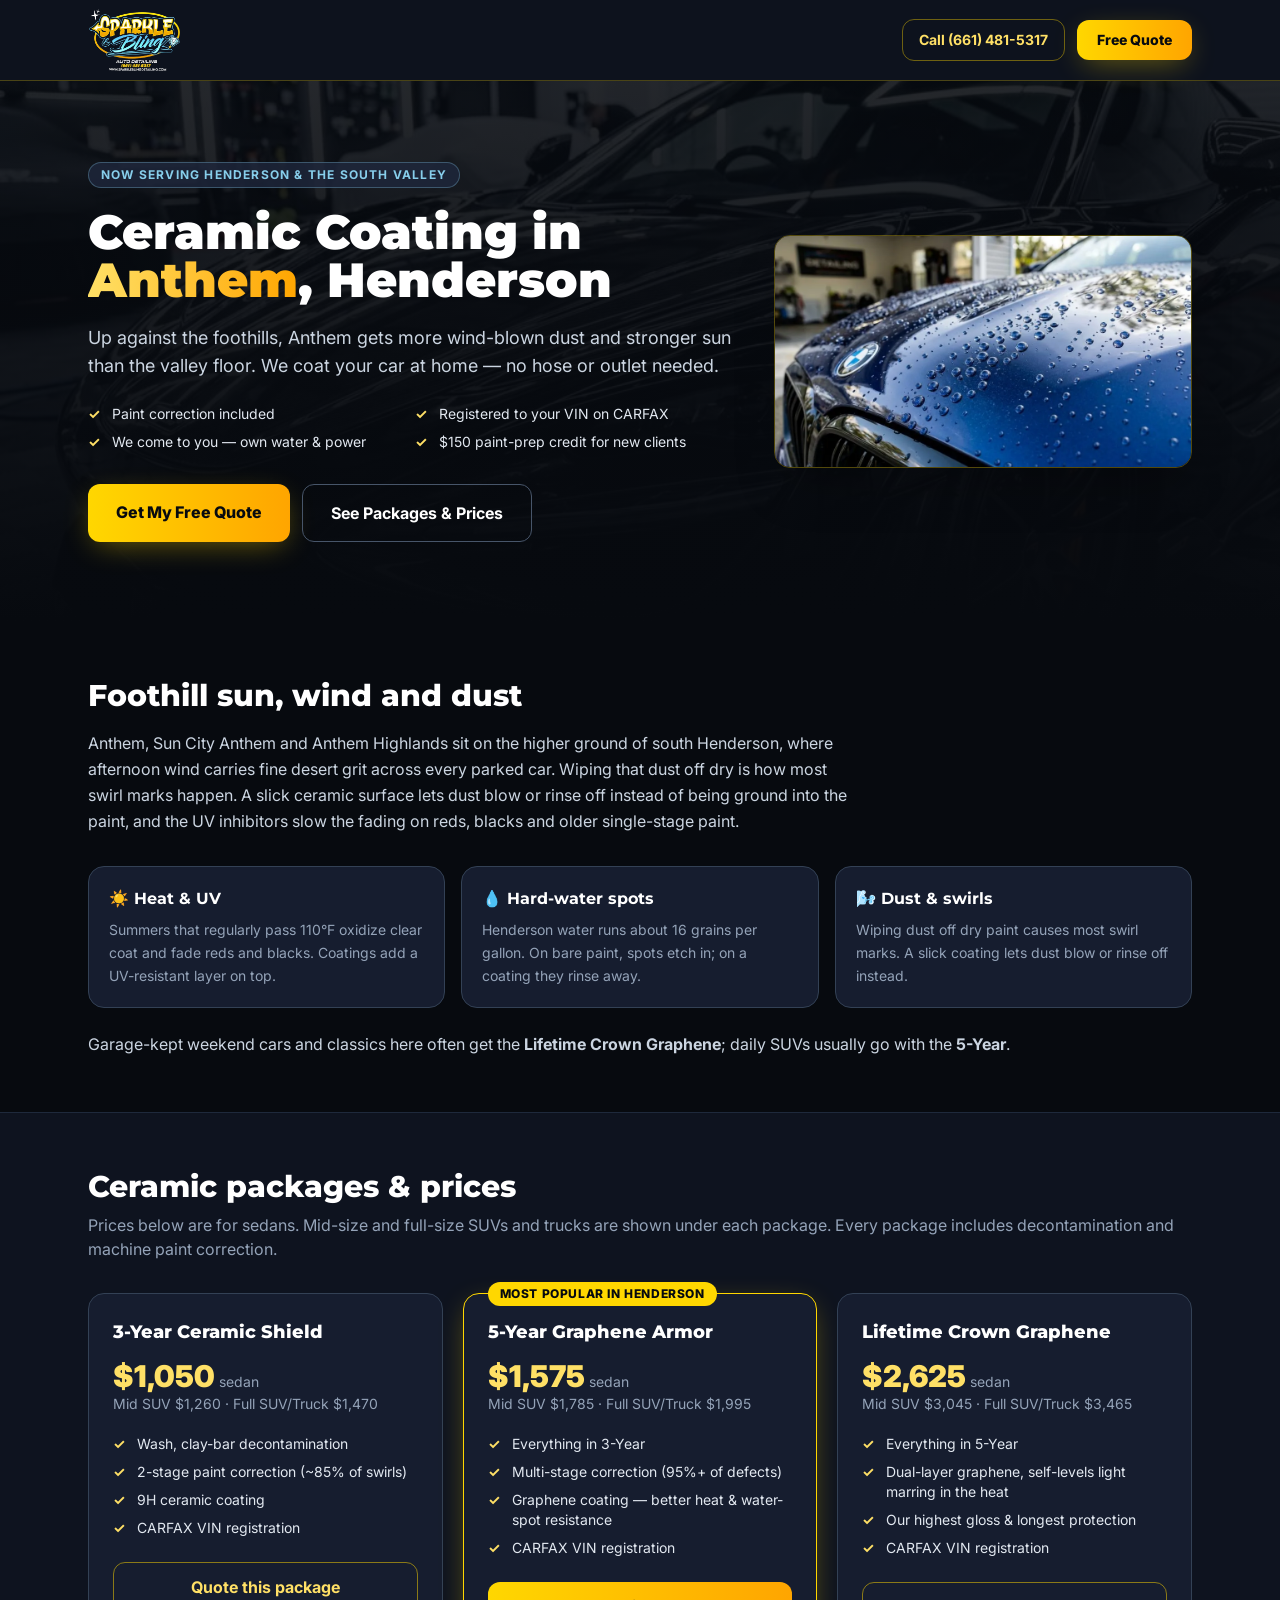
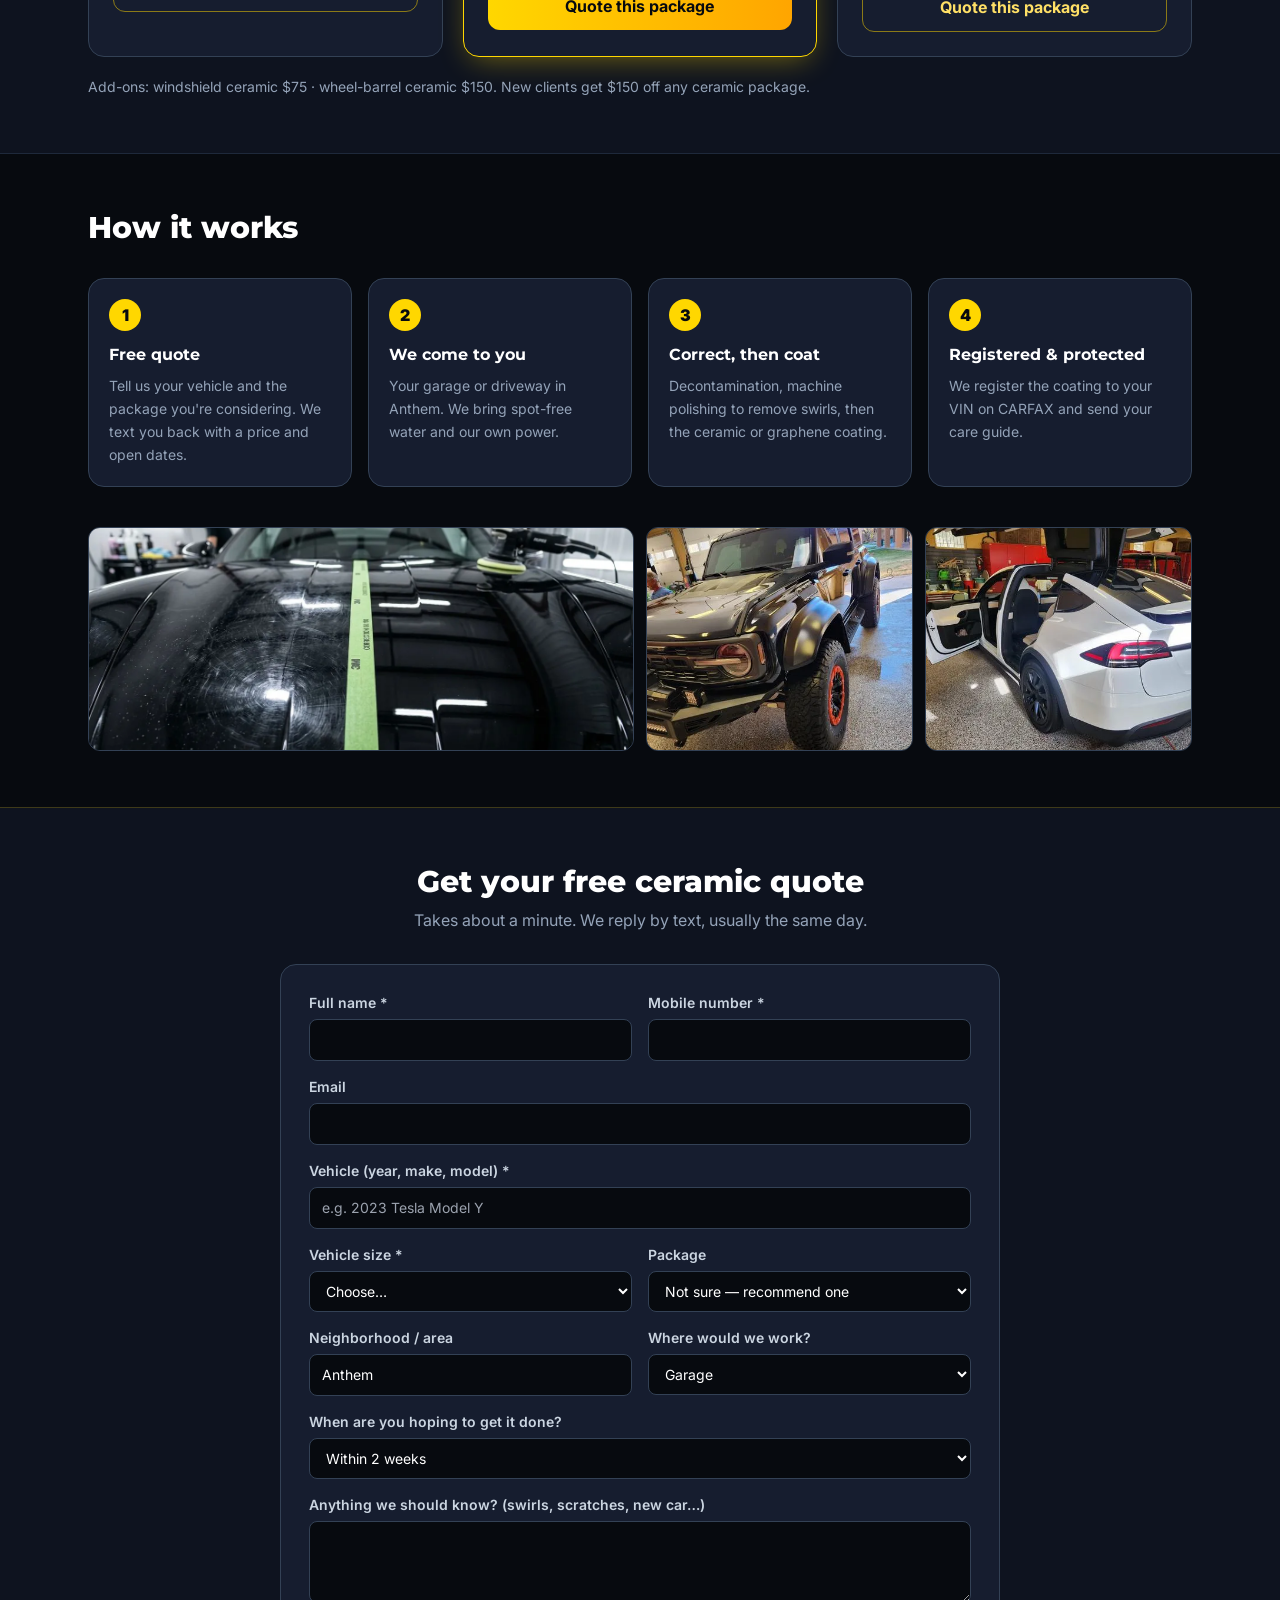
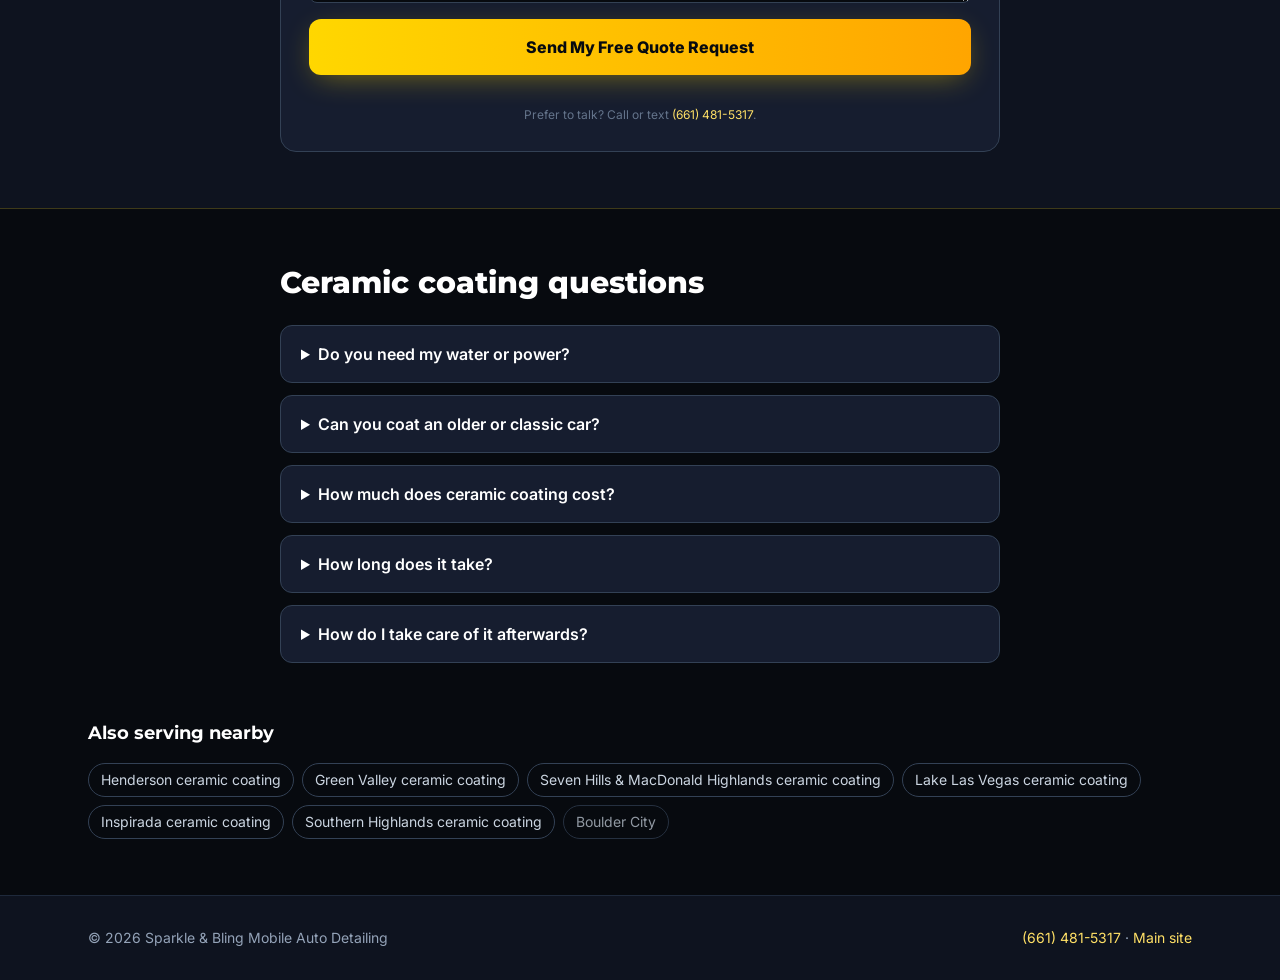
<file: anthem-ceramic-coating/index.html>
<!DOCTYPE html>
<html lang="en">
<head>
<meta charset="UTF-8">
<meta name="viewport" content="width=device-width, initial-scale=1.0">
<title>Ceramic Coating in Anthem &amp; Sun City Anthem, Henderson NV | Sparkle &amp; Bling</title>
<meta name="description" content="Mobile ceramic &amp; graphene coating in Anthem, Sun City Anthem and Anthem Highlands. We bring our own water and power. Free quote.">
<link rel="canonical" href="https://www.sparkleblingdetailing.com/anthem-ceramic-coating/">
<meta property="og:type" content="website">
<meta property="og:title" content="Ceramic Coating in Anthem &amp; Sun City Anthem, Henderson NV | Sparkle &amp; Bling">
<meta property="og:description" content="Mobile ceramic &amp; graphene coating in Anthem, Sun City Anthem and Anthem Highlands. We bring our own water and power. Free quote.">
<meta property="og:url" content="https://www.sparkleblingdetailing.com/anthem-ceramic-coating/">
<meta property="og:image" content="https://www.sparkleblingdetailing.com/assets/hero-gloss.webp">
<meta name="theme-color" content="#0E131F">
<link rel="icon" href="/assets/logo.png">
<link rel="preconnect" href="https://fonts.googleapis.com"><link rel="preconnect" href="https://fonts.gstatic.com" crossorigin>
<link href="https://fonts.googleapis.com/css2?family=Inter:wght@400;500;600;700&family=Montserrat:wght@700;800;900&display=swap" rel="stylesheet">
<link rel="stylesheet" href="/assets/lp.css">
<link rel="preload" as="image" href="/assets/hero-gloss.webp">
<script type="application/ld+json">[{"@context":"https://schema.org","@type":"Service","serviceType":"Ceramic coating","name":"Ceramic Coating in Anthem","provider":{"@type":"AutoWash","name":"Sparkle & Bling Mobile Auto Detailing","telephone":"+16614815317","url":"https://www.sparkleblingdetailing.com/","image":"https://www.sparkleblingdetailing.com/assets/logo.png"},"areaServed":{"@type":"Place","name":"Anthem, NV"},"offers":[{"@type":"Offer","name":"3-Year Ceramic Shield","price":1050,"priceCurrency":"USD"},{"@type":"Offer","name":"5-Year Graphene Armor","price":1575,"priceCurrency":"USD"},{"@type":"Offer","name":"Lifetime Crown Graphene","price":2625,"priceCurrency":"USD"}]},{"@context":"https://schema.org","@type":"FAQPage","mainEntity":[{"@type":"Question","name":"Do you need my water or power?","acceptedAnswer":{"@type":"Answer","text":"No. Our rig is self-contained — we bring our own spot-free water and power, so you don't need to run a hose or an extension cord."}},{"@type":"Question","name":"Can you coat an older or classic car?","acceptedAnswer":{"@type":"Answer","text":"Yes. Older paint usually needs more correction first, so we inspect it and quote the exact stage of polishing before any coating goes on."}},{"@type":"Question","name":"How much does ceramic coating cost?","acceptedAnswer":{"@type":"Answer","text":"Sedans start at $1,050 for our 3-Year Ceramic Shield, $1,575 for 5-Year Graphene and $2,625 for Lifetime. SUVs and trucks cost a little more. Paint correction is included in every package, and new clients get a $150 paint-prep credit."}},{"@type":"Question","name":"How long does it take?","acceptedAnswer":{"@type":"Answer","text":"Plan on a full day for the 3-Year and 5-Year packages and up to two days for Lifetime. Most of that is paint correction — that is what makes the gloss."}},{"@type":"Question","name":"How do I take care of it afterwards?","acceptedAnswer":{"@type":"Answer","text":"Keep it dry for the first 24 hours and skip soap for a week. After that, a gentle hand wash every couple of weeks is all it needs. We send you a simple care guide."}}]}]</script>
<script src="/assets/tracking.js"></script>
</head>
<body class="bg-onyx-950 text-slate-200 font-body antialiased pb-20 md:pb-0">

<header class="sticky top-0 z-40 bg-onyx-900/95 backdrop-blur border-b border-gold-500/25">
  <div class="max-w-6xl mx-auto px-4 sm:px-6 py-2 flex items-center justify-between gap-3">
    <a href="/" aria-label="Sparkle &amp; Bling Mobile Auto Detailing home"><img src="/assets/logo.webp" alt="Sparkle &amp; Bling logo" width="360" height="247" class="h-14 sm:h-16 w-auto"></a>
    <div class="flex items-center gap-2 sm:gap-3">
      <a href="tel:+16614815317" class="hidden sm:inline-flex items-center px-4 py-2.5 rounded-xl border border-gold-500/40 text-gold-400 font-bold text-sm whitespace-nowrap">Call (661) 481-5317</a>
      <a href="#quote" class="inline-flex items-center px-4 sm:px-5 py-2.5 rounded-xl bg-gradient-to-r from-gold-500 to-amberAccent text-onyx-950 font-extrabold text-sm whitespace-nowrap shadow-gold">Free Quote</a>
    </div>
  </div>
</header>

<main>
<section class="relative overflow-hidden">
  <img src="/assets/hero-gloss.webp" alt="Freshly ceramic-coated black sports car with deep gloss" width="1000" height="558" class="absolute inset-0 w-full h-full object-cover opacity-30">
  <div class="absolute inset-0 bg-gradient-to-b from-onyx-950/60 via-onyx-950/80 to-onyx-950"></div>
  <div class="relative max-w-6xl mx-auto px-4 sm:px-6 pt-12 pb-14 sm:pt-20 sm:pb-20 grid lg:grid-cols-5 gap-10 items-center">
    <div class="lg:col-span-3">
      <p class="inline-block text-xs font-bold tracking-widest uppercase text-skyCyan bg-onyx-800/80 border border-skyCyan/30 rounded-full px-3 py-1 mb-5">Now serving Henderson &amp; the south valley</p>
      <h1 class="font-heading font-black text-3xl sm:text-5xl leading-tight text-white">Ceramic Coating in <span class="gold">Anthem</span>, Henderson</h1>
      <p class="mt-5 text-lg text-slate-300 max-w-2xl">Up against the foothills, Anthem gets more wind-blown dust and stronger sun than the valley floor. We coat your car at home — no hose or outlet needed.</p>
      <ul class="mt-6 grid sm:grid-cols-2 gap-2 text-sm">
        <li class="check">Paint correction included</li>
        <li class="check">Registered to your VIN on CARFAX</li>
        <li class="check">We come to you — own water &amp; power</li>
        <li class="check">$150 paint-prep credit for new clients</li>
      </ul>
      <div class="mt-8 flex flex-col sm:flex-row gap-3">
        <a href="#quote" class="text-center px-7 py-4 rounded-xl bg-gradient-to-r from-gold-500 to-amberAccent text-onyx-950 font-extrabold shadow-gold">Get My Free Quote</a>
        <a href="#packages" class="text-center px-7 py-4 rounded-xl border border-slate-600 text-white font-bold hover:border-gold-500">See Packages &amp; Prices</a>
      </div>
    </div>
    <div class="lg:col-span-2 hidden lg:block">
      <img src="/assets/water-beading.webp" alt="Water beading on ceramic-coated paint" width="1000" height="558" loading="lazy" class="rounded-2xl border border-gold-500/30 shadow-2xl">
    </div>
  </div>
</section>

<section class="max-w-6xl mx-auto px-4 sm:px-6 py-14">
  <h2 class="font-heading font-extrabold text-2xl sm:text-3xl text-white">Foothill sun, wind and dust</h2>
  <p class="mt-4 text-slate-300 leading-relaxed max-w-3xl">Anthem, Sun City Anthem and Anthem Highlands sit on the higher ground of south Henderson, where afternoon wind carries fine desert grit across every parked car. Wiping that dust off dry is how most swirl marks happen. A slick ceramic surface lets dust blow or rinse off instead of being ground into the paint, and the UV inhibitors slow the fading on reds, blacks and older single-stage paint.</p>
  <div class="mt-8 grid sm:grid-cols-3 gap-4">
    <div class="card"><h3>☀️ Heat &amp; UV</h3><p>Summers that regularly pass 110°F oxidize clear coat and fade reds and blacks. Coatings add a UV-resistant layer on top.</p></div>
    <div class="card"><h3>💧 Hard-water spots</h3><p>Henderson water runs about 16 grains per gallon. On bare paint, spots etch in; on a coating they rinse away.</p></div>
    <div class="card"><h3>🌬️ Dust &amp; swirls</h3><p>Wiping dust off dry paint causes most swirl marks. A slick coating lets dust blow or rinse off instead.</p></div>
  </div>
  <p class="mt-6 text-slate-300">Garage-kept weekend cars and classics here often get the <strong>Lifetime Crown Graphene</strong>; daily SUVs usually go with the <strong>5-Year</strong>.</p>
</section>

<section id="packages" class="bg-onyx-900 border-y border-slate-800">
  <div class="max-w-6xl mx-auto px-4 sm:px-6 py-14">
    <h2 class="font-heading font-extrabold text-2xl sm:text-3xl text-white">Ceramic packages &amp; prices</h2>
    <p class="mt-2 text-slate-400">Prices below are for sedans. Mid-size and full-size SUVs and trucks are shown under each package. Every package includes decontamination and machine paint correction.</p>
    <div class="mt-8 grid md:grid-cols-3 gap-5">
      <div class="relative rounded-2xl p-6 bg-onyx-850 border border-slate-700">
        
        <h3 class="font-heading font-extrabold text-lg text-white">3-Year Ceramic Shield</h3>
        <p class="mt-3"><span class="text-3xl font-black text-gold-400">$1,050</span> <span class="text-slate-400 text-sm">sedan</span></p>
        <p class="text-sm text-slate-400">Mid SUV $1,260 · Full SUV/Truck $1,470</p>
        <ul class="mt-5 space-y-2 text-sm"><li class="check">Wash, clay-bar decontamination</li><li class="check">2-stage paint correction (~85% of swirls)</li><li class="check">9H ceramic coating</li><li class="check">CARFAX VIN registration</li></ul>
        <a href="#quote" data-tier="ceramic_3yr" class="tier-btn mt-6 block text-center px-5 py-3 rounded-xl border border-gold-500/50 text-gold-400 font-bold">Quote this package</a>
      </div>
      <div class="relative rounded-2xl p-6 bg-onyx-850 border border-gold-500 shadow-gold">
        <span class="absolute -top-3 left-6 text-xs font-extrabold uppercase tracking-wider bg-gold-500 text-onyx-950 rounded-full px-3 py-1">Most popular in Henderson</span>
        <h3 class="font-heading font-extrabold text-lg text-white">5-Year Graphene Armor</h3>
        <p class="mt-3"><span class="text-3xl font-black text-gold-400">$1,575</span> <span class="text-slate-400 text-sm">sedan</span></p>
        <p class="text-sm text-slate-400">Mid SUV $1,785 · Full SUV/Truck $1,995</p>
        <ul class="mt-5 space-y-2 text-sm"><li class="check">Everything in 3-Year</li><li class="check">Multi-stage correction (95%+ of defects)</li><li class="check">Graphene coating — better heat & water-spot resistance</li><li class="check">CARFAX VIN registration</li></ul>
        <a href="#quote" data-tier="ceramic_5yr" class="tier-btn mt-6 block text-center px-5 py-3 rounded-xl bg-gradient-to-r from-gold-500 to-amberAccent text-onyx-950 font-bold">Quote this package</a>
      </div>
      <div class="relative rounded-2xl p-6 bg-onyx-850 border border-slate-700">
        
        <h3 class="font-heading font-extrabold text-lg text-white">Lifetime Crown Graphene</h3>
        <p class="mt-3"><span class="text-3xl font-black text-gold-400">$2,625</span> <span class="text-slate-400 text-sm">sedan</span></p>
        <p class="text-sm text-slate-400">Mid SUV $3,045 · Full SUV/Truck $3,465</p>
        <ul class="mt-5 space-y-2 text-sm"><li class="check">Everything in 5-Year</li><li class="check">Dual-layer graphene, self-levels light marring in the heat</li><li class="check">Our highest gloss & longest protection</li><li class="check">CARFAX VIN registration</li></ul>
        <a href="#quote" data-tier="ceramic_lifetime" class="tier-btn mt-6 block text-center px-5 py-3 rounded-xl border border-gold-500/50 text-gold-400 font-bold">Quote this package</a>
      </div>
    </div>
    <p class="mt-5 text-sm text-slate-400">Add-ons: windshield ceramic $75 · wheel-barrel ceramic $150. New clients get $150 off any ceramic package.</p>
  </div>
</section>

<section class="max-w-6xl mx-auto px-4 sm:px-6 py-14">
  <h2 class="font-heading font-extrabold text-2xl sm:text-3xl text-white">How it works</h2>
  <ol class="mt-8 grid sm:grid-cols-2 lg:grid-cols-4 gap-4">
    <li class="card"><span class="step">1</span><h3>Free quote</h3><p>Tell us your vehicle and the package you're considering. We text you back with a price and open dates.</p></li>
    <li class="card"><span class="step">2</span><h3>We come to you</h3><p>Your garage or driveway in Anthem. We bring spot-free water and our own power.</p></li>
    <li class="card"><span class="step">3</span><h3>Correct, then coat</h3><p>Decontamination, machine polishing to remove swirls, then the ceramic or graphene coating.</p></li>
    <li class="card"><span class="step">4</span><h3>Registered &amp; protected</h3><p>We register the coating to your VIN on CARFAX and send your care guide.</p></li>
  </ol>
  <div class="mt-10 grid grid-cols-2 lg:grid-cols-4 gap-3">
    <img src="/assets/paint-correction-5050.webp" alt="50/50 paint correction test showing swirled versus corrected paint" width="1200" height="669" loading="lazy" class="gal col-span-2">
    <img src="/assets/ceramic-finish.webp" alt="Ceramic-coated off-road SUV" width="450" height="600" loading="lazy" class="gal">
    <img src="/assets/lifetime-graphene.webp" alt="White SUV after lifetime graphene coating" width="450" height="600" loading="lazy" class="gal">
  </div>
</section>

<section id="quote" class="bg-onyx-900 border-y border-gold-500/20 scroll-mt-24">
  <div class="max-w-3xl mx-auto px-4 sm:px-6 py-14">
    <h2 class="font-heading font-extrabold text-2xl sm:text-3xl text-white text-center">Get your free ceramic quote</h2>
    <p class="mt-2 text-center text-slate-400">Takes about a minute. We reply by text, usually the same day.</p>
    <form id="quoteForm" class="mt-8 grid sm:grid-cols-2 gap-4 bg-onyx-850 border border-slate-700 rounded-2xl p-5 sm:p-7" novalidate
          data-webhook="https://n8n-production-86e81.up.railway.app/webhook/sparkle-leads" data-city="Anthem" data-slug="anthem-ceramic-coating" data-credit="150">
      <label class="fld"><span>Full name *</span><input name="name" autocomplete="name" required></label>
      <label class="fld"><span>Mobile number *</span><input name="phone" type="tel" autocomplete="tel" required></label>
      <label class="fld sm:col-span-2"><span>Email</span><input name="email" type="email" autocomplete="email"></label>
      <label class="fld sm:col-span-2"><span>Vehicle (year, make, model) *</span><input name="vehicle" placeholder="e.g. 2023 Tesla Model Y" required></label>
      <label class="fld"><span>Vehicle size *</span><select name="vehicleSize" required>
        <option value="">Choose…</option><option value="sedan">Sedan / coupe</option><option value="mid_suv">Mid-size SUV</option><option value="full_suv">Full-size SUV / truck / van</option></select></label>
      <label class="fld"><span>Package</span><select name="service">
        <option value="">Not sure — recommend one</option><option value="ceramic_3yr">3-Year Ceramic Shield</option><option value="ceramic_5yr">5-Year Graphene Armor</option><option value="ceramic_lifetime">Lifetime Crown Graphene</option></select></label>
      <label class="fld"><span>Neighborhood / area</span><input name="area" value="Anthem"></label>
      <label class="fld"><span>Where would we work?</span><select name="location">
        <option value="Garage">Garage</option><option value="Driveway">Driveway</option><option value="Covered parking">Covered parking</option><option value="Not sure">Not sure</option></select></label>
      <label class="fld sm:col-span-2"><span>When are you hoping to get it done?</span><select name="timeframe">
        <option>Within 2 weeks</option><option>This month</option><option>Next 1–3 months</option><option>Just pricing for now</option></select></label>
      <label class="fld sm:col-span-2"><span>Anything we should know? (swirls, scratches, new car…)</span><textarea name="notes" rows="3"></textarea></label>
      <label class="hp" aria-hidden="true">Website <input name="website" tabindex="-1" autocomplete="off"></label>
      <p id="estimate" class="sm:col-span-2 text-sm text-slate-300 hidden"></p>
      <button type="submit" class="sm:col-span-2 px-7 py-4 rounded-xl bg-gradient-to-r from-gold-500 to-amberAccent text-onyx-950 font-extrabold shadow-gold disabled:opacity-60">Send My Free Quote Request</button>
      <p id="formMsg" class="sm:col-span-2 text-center text-sm" role="status" aria-live="polite"></p>
      <p class="sm:col-span-2 text-center text-xs text-slate-500">Prefer to talk? Call or text <a class="text-gold-400" href="tel:+16614815317">(661) 481-5317</a>.</p>
    </form>
  </div>
</section>

<section class="max-w-3xl mx-auto px-4 sm:px-6 py-14">
  <h2 class="font-heading font-extrabold text-2xl sm:text-3xl text-white">Ceramic coating questions</h2>
  <div class="mt-6 space-y-3">
    <details class="faq"><summary>Do you need my water or power?</summary><p>No. Our rig is self-contained — we bring our own spot-free water and power, so you don't need to run a hose or an extension cord.</p></details>
    <details class="faq"><summary>Can you coat an older or classic car?</summary><p>Yes. Older paint usually needs more correction first, so we inspect it and quote the exact stage of polishing before any coating goes on.</p></details>
    <details class="faq"><summary>How much does ceramic coating cost?</summary><p>Sedans start at $1,050 for our 3-Year Ceramic Shield, $1,575 for 5-Year Graphene and $2,625 for Lifetime. SUVs and trucks cost a little more. Paint correction is included in every package, and new clients get a $150 paint-prep credit.</p></details>
    <details class="faq"><summary>How long does it take?</summary><p>Plan on a full day for the 3-Year and 5-Year packages and up to two days for Lifetime. Most of that is paint correction — that is what makes the gloss.</p></details>
    <details class="faq"><summary>How do I take care of it afterwards?</summary><p>Keep it dry for the first 24 hours and skip soap for a week. After that, a gentle hand wash every couple of weeks is all it needs. We send you a simple care guide.</p></details>
  </div>
</section>

<section class="max-w-6xl mx-auto px-4 sm:px-6 pb-14">
  <h2 class="font-heading font-bold text-lg text-white">Also serving nearby</h2>
  <ul class="mt-4 flex flex-wrap gap-2">
    <li><a class="chip" href="/henderson-ceramic-coating/">Henderson ceramic coating</a></li>
    <li><a class="chip" href="/green-valley-ceramic-coating/">Green Valley ceramic coating</a></li>
    <li><a class="chip" href="/seven-hills-macdonald-highlands-ceramic-coating/">Seven Hills &amp; MacDonald Highlands ceramic coating</a></li>
    <li><a class="chip" href="/lake-las-vegas-ceramic-coating/">Lake Las Vegas ceramic coating</a></li>
    <li><a class="chip" href="/inspirada-ceramic-coating/">Inspirada ceramic coating</a></li>
    <li><a class="chip" href="/southern-highlands-ceramic-coating/">Southern Highlands ceramic coating</a></li>
    <li><span class="chip opacity-70">Boulder City</span></li>
  </ul>
</section>
</main>

<footer class="border-t border-slate-800 bg-onyx-900">
  <div class="max-w-6xl mx-auto px-4 sm:px-6 py-8 text-sm text-slate-400 flex flex-col sm:flex-row gap-3 justify-between">
    <p>© 2026 Sparkle &amp; Bling Mobile Auto Detailing</p>
    <p><a class="text-gold-400" href="tel:+16614815317">(661) 481-5317</a> · <a class="text-gold-400" href="/">Main site</a></p>
  </div>
</footer>

<div class="md:hidden fixed bottom-0 inset-x-0 z-40 grid grid-cols-2 gap-2 p-3 bg-onyx-900/95 backdrop-blur border-t border-gold-500/25">
  <a href="tel:+16614815317" class="text-center py-3 rounded-xl border border-gold-500/40 text-gold-400 font-bold">Call / Text</a>
  <a href="#quote" class="text-center py-3 rounded-xl bg-gradient-to-r from-gold-500 to-amberAccent text-onyx-950 font-extrabold">Free Quote</a>
</div>
<script>window.SB_TIERS=[{"key":"ceramic_3yr","name":"3-Year Ceramic Shield","prices":{"sedan":1050,"mid_suv":1260,"full_suv":1470}},{"key":"ceramic_5yr","name":"5-Year Graphene Armor","prices":{"sedan":1575,"mid_suv":1785,"full_suv":1995}},{"key":"ceramic_lifetime","name":"Lifetime Crown Graphene","prices":{"sedan":2625,"mid_suv":3045,"full_suv":3465}}];</script>
<script src="/assets/lp.js" defer></script>
</body>
</html>
</file>
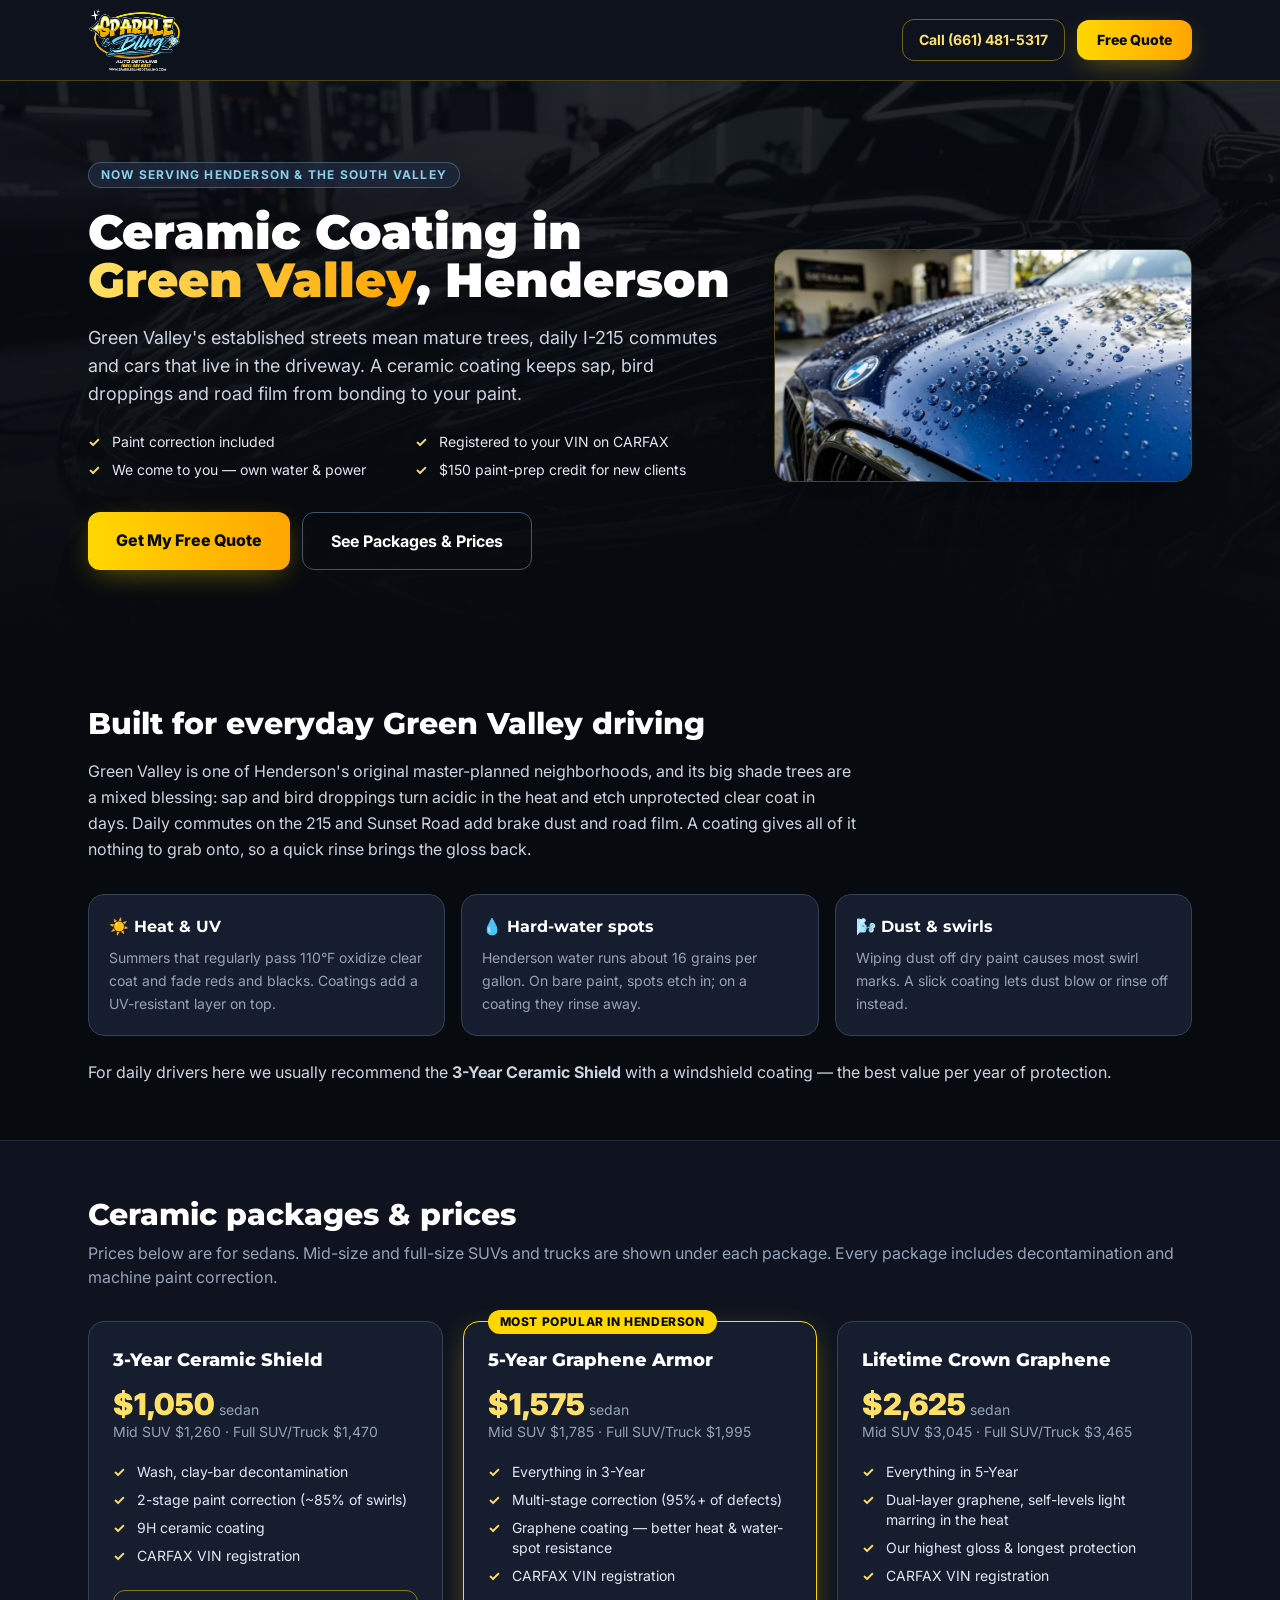
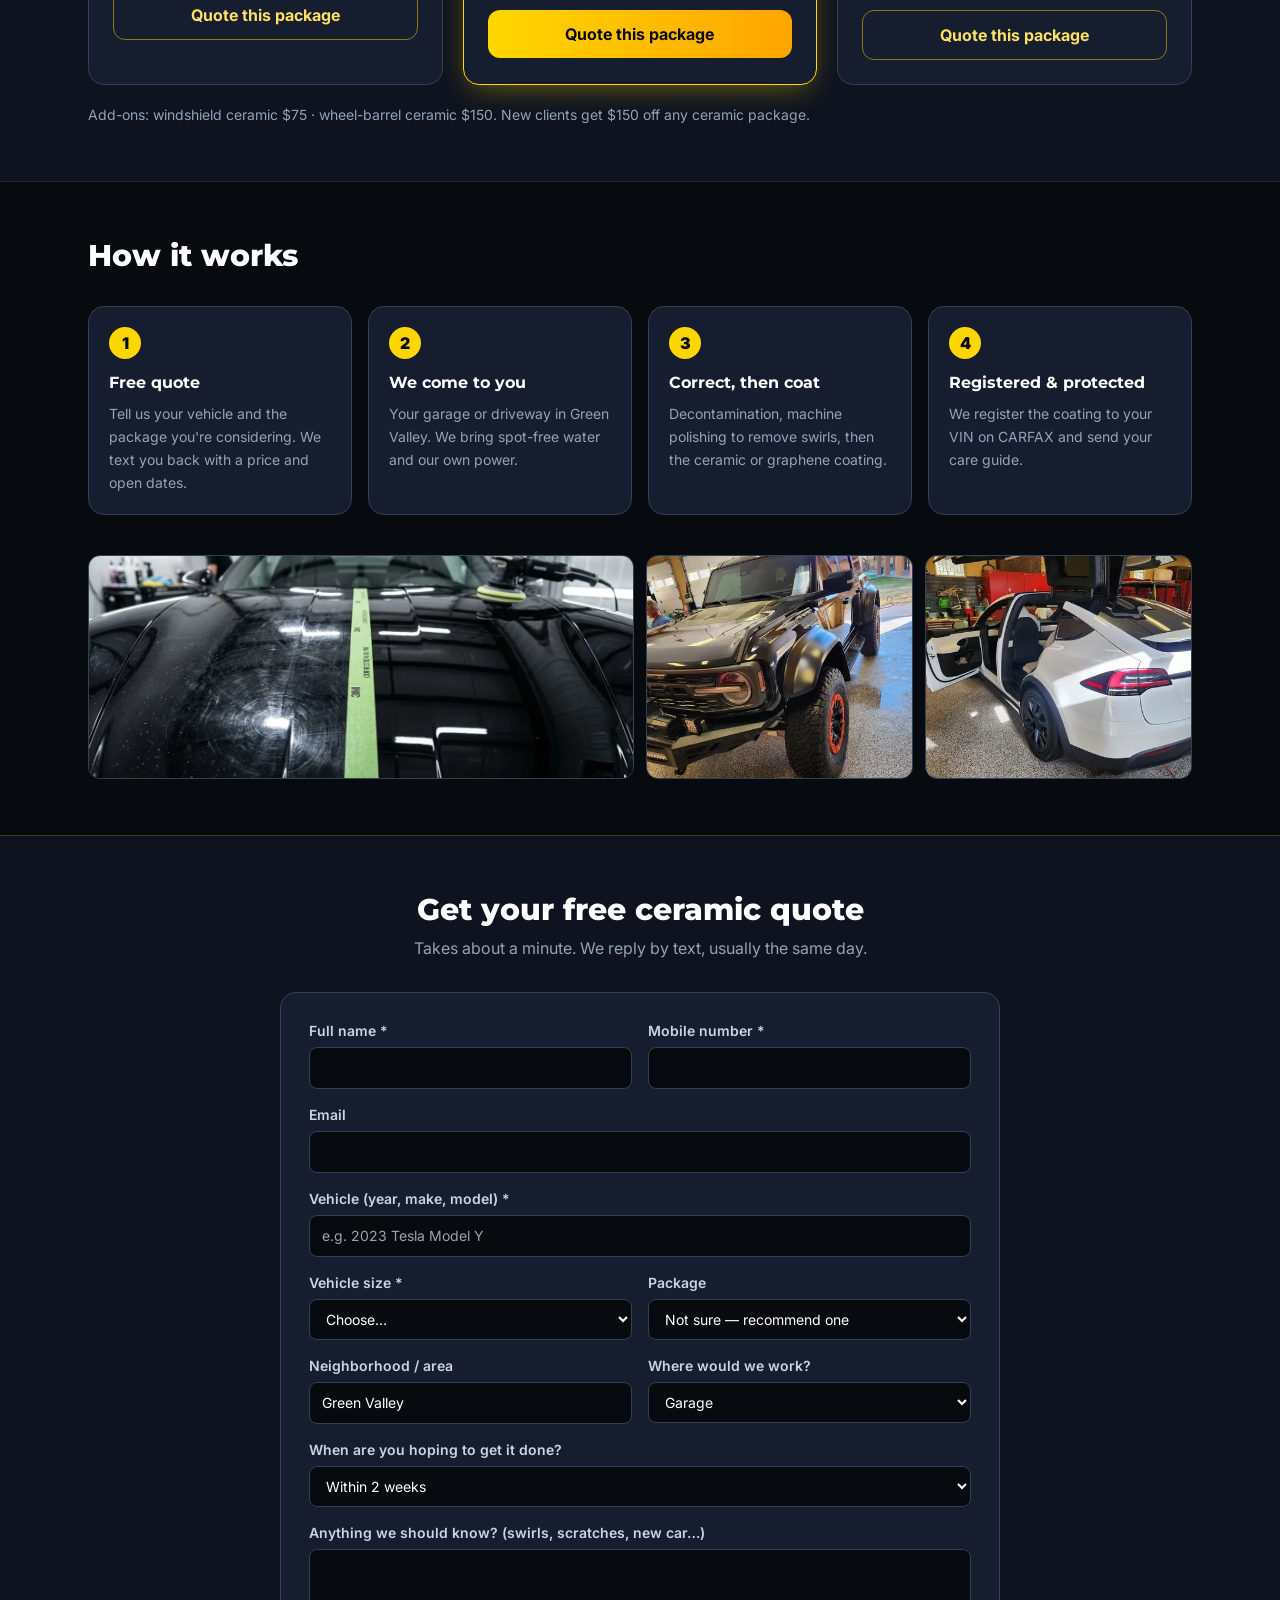
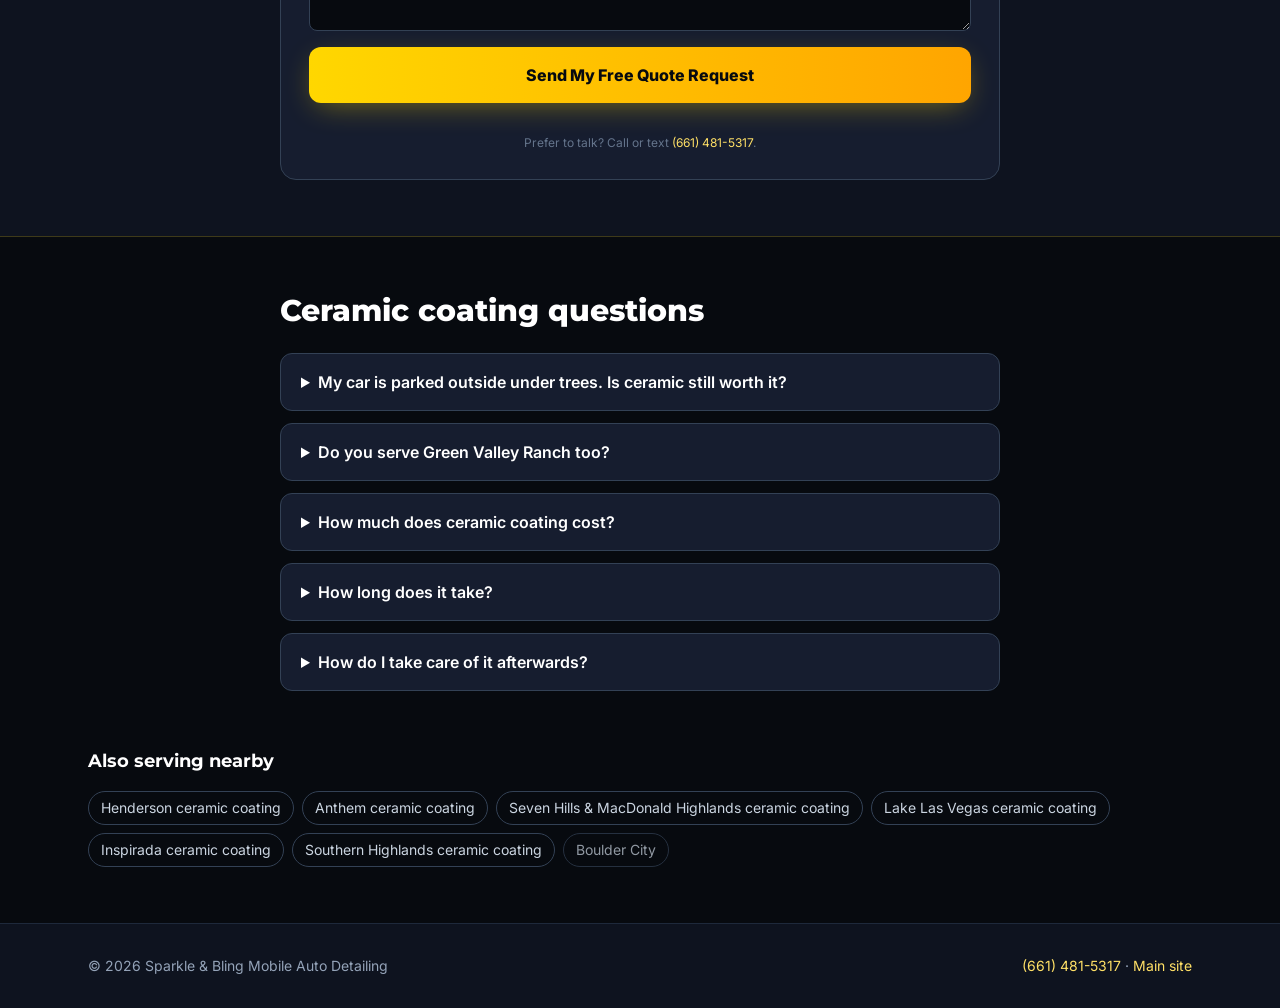
<file: green-valley-ceramic-coating/index.html>
<!DOCTYPE html>
<html lang="en">
<head>
<meta charset="UTF-8">
<meta name="viewport" content="width=device-width, initial-scale=1.0">
<title>Ceramic Coating in Green Valley, Henderson NV | Sparkle &amp; Bling</title>
<meta name="description" content="Mobile ceramic coating for Green Valley &amp; Green Valley Ranch in Henderson. Swirl removal + ceramic protection at your home. Free quote.">
<link rel="canonical" href="https://www.sparkleblingdetailing.com/green-valley-ceramic-coating/">
<meta property="og:type" content="website">
<meta property="og:title" content="Ceramic Coating in Green Valley, Henderson NV | Sparkle &amp; Bling">
<meta property="og:description" content="Mobile ceramic coating for Green Valley &amp; Green Valley Ranch in Henderson. Swirl removal + ceramic protection at your home. Free quote.">
<meta property="og:url" content="https://www.sparkleblingdetailing.com/green-valley-ceramic-coating/">
<meta property="og:image" content="https://www.sparkleblingdetailing.com/assets/hero-gloss.webp">
<meta name="theme-color" content="#0E131F">
<link rel="icon" href="/assets/logo.png">
<link rel="preconnect" href="https://fonts.googleapis.com"><link rel="preconnect" href="https://fonts.gstatic.com" crossorigin>
<link href="https://fonts.googleapis.com/css2?family=Inter:wght@400;500;600;700&family=Montserrat:wght@700;800;900&display=swap" rel="stylesheet">
<link rel="stylesheet" href="/assets/lp.css">
<link rel="preload" as="image" href="/assets/hero-gloss.webp">
<script type="application/ld+json">[{"@context":"https://schema.org","@type":"Service","serviceType":"Ceramic coating","name":"Ceramic Coating in Green Valley","provider":{"@type":"AutoWash","name":"Sparkle & Bling Mobile Auto Detailing","telephone":"+16614815317","url":"https://www.sparkleblingdetailing.com/","image":"https://www.sparkleblingdetailing.com/assets/logo.png"},"areaServed":{"@type":"Place","name":"Green Valley, NV"},"offers":[{"@type":"Offer","name":"3-Year Ceramic Shield","price":1050,"priceCurrency":"USD"},{"@type":"Offer","name":"5-Year Graphene Armor","price":1575,"priceCurrency":"USD"},{"@type":"Offer","name":"Lifetime Crown Graphene","price":2625,"priceCurrency":"USD"}]},{"@context":"https://schema.org","@type":"FAQPage","mainEntity":[{"@type":"Question","name":"My car is parked outside under trees. Is ceramic still worth it?","acceptedAnswer":{"@type":"Answer","text":"That is exactly when it pays off. Sap and droppings sit on the coating instead of the clear coat, so they come off with a rinse instead of leaving a permanent etch mark."}},{"@type":"Question","name":"Do you serve Green Valley Ranch too?","acceptedAnswer":{"@type":"Answer","text":"Yes — Green Valley, Green Valley Ranch, Whitney Ranch and the surrounding Henderson neighborhoods."}},{"@type":"Question","name":"How much does ceramic coating cost?","acceptedAnswer":{"@type":"Answer","text":"Sedans start at $1,050 for our 3-Year Ceramic Shield, $1,575 for 5-Year Graphene and $2,625 for Lifetime. SUVs and trucks cost a little more. Paint correction is included in every package, and new clients get a $150 paint-prep credit."}},{"@type":"Question","name":"How long does it take?","acceptedAnswer":{"@type":"Answer","text":"Plan on a full day for the 3-Year and 5-Year packages and up to two days for Lifetime. Most of that is paint correction — that is what makes the gloss."}},{"@type":"Question","name":"How do I take care of it afterwards?","acceptedAnswer":{"@type":"Answer","text":"Keep it dry for the first 24 hours and skip soap for a week. After that, a gentle hand wash every couple of weeks is all it needs. We send you a simple care guide."}}]}]</script>
<script src="/assets/tracking.js"></script>
</head>
<body class="bg-onyx-950 text-slate-200 font-body antialiased pb-20 md:pb-0">

<header class="sticky top-0 z-40 bg-onyx-900/95 backdrop-blur border-b border-gold-500/25">
  <div class="max-w-6xl mx-auto px-4 sm:px-6 py-2 flex items-center justify-between gap-3">
    <a href="/" aria-label="Sparkle &amp; Bling Mobile Auto Detailing home"><img src="/assets/logo.webp" alt="Sparkle &amp; Bling logo" width="360" height="247" class="h-14 sm:h-16 w-auto"></a>
    <div class="flex items-center gap-2 sm:gap-3">
      <a href="tel:+16614815317" class="hidden sm:inline-flex items-center px-4 py-2.5 rounded-xl border border-gold-500/40 text-gold-400 font-bold text-sm whitespace-nowrap">Call (661) 481-5317</a>
      <a href="#quote" class="inline-flex items-center px-4 sm:px-5 py-2.5 rounded-xl bg-gradient-to-r from-gold-500 to-amberAccent text-onyx-950 font-extrabold text-sm whitespace-nowrap shadow-gold">Free Quote</a>
    </div>
  </div>
</header>

<main>
<section class="relative overflow-hidden">
  <img src="/assets/hero-gloss.webp" alt="Freshly ceramic-coated black sports car with deep gloss" width="1000" height="558" class="absolute inset-0 w-full h-full object-cover opacity-30">
  <div class="absolute inset-0 bg-gradient-to-b from-onyx-950/60 via-onyx-950/80 to-onyx-950"></div>
  <div class="relative max-w-6xl mx-auto px-4 sm:px-6 pt-12 pb-14 sm:pt-20 sm:pb-20 grid lg:grid-cols-5 gap-10 items-center">
    <div class="lg:col-span-3">
      <p class="inline-block text-xs font-bold tracking-widest uppercase text-skyCyan bg-onyx-800/80 border border-skyCyan/30 rounded-full px-3 py-1 mb-5">Now serving Henderson &amp; the south valley</p>
      <h1 class="font-heading font-black text-3xl sm:text-5xl leading-tight text-white">Ceramic Coating in <span class="gold">Green Valley</span>, Henderson</h1>
      <p class="mt-5 text-lg text-slate-300 max-w-2xl">Green Valley's established streets mean mature trees, daily I-215 commutes and cars that live in the driveway. A ceramic coating keeps sap, bird droppings and road film from bonding to your paint.</p>
      <ul class="mt-6 grid sm:grid-cols-2 gap-2 text-sm">
        <li class="check">Paint correction included</li>
        <li class="check">Registered to your VIN on CARFAX</li>
        <li class="check">We come to you — own water &amp; power</li>
        <li class="check">$150 paint-prep credit for new clients</li>
      </ul>
      <div class="mt-8 flex flex-col sm:flex-row gap-3">
        <a href="#quote" class="text-center px-7 py-4 rounded-xl bg-gradient-to-r from-gold-500 to-amberAccent text-onyx-950 font-extrabold shadow-gold">Get My Free Quote</a>
        <a href="#packages" class="text-center px-7 py-4 rounded-xl border border-slate-600 text-white font-bold hover:border-gold-500">See Packages &amp; Prices</a>
      </div>
    </div>
    <div class="lg:col-span-2 hidden lg:block">
      <img src="/assets/water-beading.webp" alt="Water beading on ceramic-coated paint" width="1000" height="558" loading="lazy" class="rounded-2xl border border-gold-500/30 shadow-2xl">
    </div>
  </div>
</section>

<section class="max-w-6xl mx-auto px-4 sm:px-6 py-14">
  <h2 class="font-heading font-extrabold text-2xl sm:text-3xl text-white">Built for everyday Green Valley driving</h2>
  <p class="mt-4 text-slate-300 leading-relaxed max-w-3xl">Green Valley is one of Henderson's original master-planned neighborhoods, and its big shade trees are a mixed blessing: sap and bird droppings turn acidic in the heat and etch unprotected clear coat in days. Daily commutes on the 215 and Sunset Road add brake dust and road film. A coating gives all of it nothing to grab onto, so a quick rinse brings the gloss back.</p>
  <div class="mt-8 grid sm:grid-cols-3 gap-4">
    <div class="card"><h3>☀️ Heat &amp; UV</h3><p>Summers that regularly pass 110°F oxidize clear coat and fade reds and blacks. Coatings add a UV-resistant layer on top.</p></div>
    <div class="card"><h3>💧 Hard-water spots</h3><p>Henderson water runs about 16 grains per gallon. On bare paint, spots etch in; on a coating they rinse away.</p></div>
    <div class="card"><h3>🌬️ Dust &amp; swirls</h3><p>Wiping dust off dry paint causes most swirl marks. A slick coating lets dust blow or rinse off instead.</p></div>
  </div>
  <p class="mt-6 text-slate-300">For daily drivers here we usually recommend the <strong>3-Year Ceramic Shield</strong> with a windshield coating — the best value per year of protection.</p>
</section>

<section id="packages" class="bg-onyx-900 border-y border-slate-800">
  <div class="max-w-6xl mx-auto px-4 sm:px-6 py-14">
    <h2 class="font-heading font-extrabold text-2xl sm:text-3xl text-white">Ceramic packages &amp; prices</h2>
    <p class="mt-2 text-slate-400">Prices below are for sedans. Mid-size and full-size SUVs and trucks are shown under each package. Every package includes decontamination and machine paint correction.</p>
    <div class="mt-8 grid md:grid-cols-3 gap-5">
      <div class="relative rounded-2xl p-6 bg-onyx-850 border border-slate-700">
        
        <h3 class="font-heading font-extrabold text-lg text-white">3-Year Ceramic Shield</h3>
        <p class="mt-3"><span class="text-3xl font-black text-gold-400">$1,050</span> <span class="text-slate-400 text-sm">sedan</span></p>
        <p class="text-sm text-slate-400">Mid SUV $1,260 · Full SUV/Truck $1,470</p>
        <ul class="mt-5 space-y-2 text-sm"><li class="check">Wash, clay-bar decontamination</li><li class="check">2-stage paint correction (~85% of swirls)</li><li class="check">9H ceramic coating</li><li class="check">CARFAX VIN registration</li></ul>
        <a href="#quote" data-tier="ceramic_3yr" class="tier-btn mt-6 block text-center px-5 py-3 rounded-xl border border-gold-500/50 text-gold-400 font-bold">Quote this package</a>
      </div>
      <div class="relative rounded-2xl p-6 bg-onyx-850 border border-gold-500 shadow-gold">
        <span class="absolute -top-3 left-6 text-xs font-extrabold uppercase tracking-wider bg-gold-500 text-onyx-950 rounded-full px-3 py-1">Most popular in Henderson</span>
        <h3 class="font-heading font-extrabold text-lg text-white">5-Year Graphene Armor</h3>
        <p class="mt-3"><span class="text-3xl font-black text-gold-400">$1,575</span> <span class="text-slate-400 text-sm">sedan</span></p>
        <p class="text-sm text-slate-400">Mid SUV $1,785 · Full SUV/Truck $1,995</p>
        <ul class="mt-5 space-y-2 text-sm"><li class="check">Everything in 3-Year</li><li class="check">Multi-stage correction (95%+ of defects)</li><li class="check">Graphene coating — better heat & water-spot resistance</li><li class="check">CARFAX VIN registration</li></ul>
        <a href="#quote" data-tier="ceramic_5yr" class="tier-btn mt-6 block text-center px-5 py-3 rounded-xl bg-gradient-to-r from-gold-500 to-amberAccent text-onyx-950 font-bold">Quote this package</a>
      </div>
      <div class="relative rounded-2xl p-6 bg-onyx-850 border border-slate-700">
        
        <h3 class="font-heading font-extrabold text-lg text-white">Lifetime Crown Graphene</h3>
        <p class="mt-3"><span class="text-3xl font-black text-gold-400">$2,625</span> <span class="text-slate-400 text-sm">sedan</span></p>
        <p class="text-sm text-slate-400">Mid SUV $3,045 · Full SUV/Truck $3,465</p>
        <ul class="mt-5 space-y-2 text-sm"><li class="check">Everything in 5-Year</li><li class="check">Dual-layer graphene, self-levels light marring in the heat</li><li class="check">Our highest gloss & longest protection</li><li class="check">CARFAX VIN registration</li></ul>
        <a href="#quote" data-tier="ceramic_lifetime" class="tier-btn mt-6 block text-center px-5 py-3 rounded-xl border border-gold-500/50 text-gold-400 font-bold">Quote this package</a>
      </div>
    </div>
    <p class="mt-5 text-sm text-slate-400">Add-ons: windshield ceramic $75 · wheel-barrel ceramic $150. New clients get $150 off any ceramic package.</p>
  </div>
</section>

<section class="max-w-6xl mx-auto px-4 sm:px-6 py-14">
  <h2 class="font-heading font-extrabold text-2xl sm:text-3xl text-white">How it works</h2>
  <ol class="mt-8 grid sm:grid-cols-2 lg:grid-cols-4 gap-4">
    <li class="card"><span class="step">1</span><h3>Free quote</h3><p>Tell us your vehicle and the package you're considering. We text you back with a price and open dates.</p></li>
    <li class="card"><span class="step">2</span><h3>We come to you</h3><p>Your garage or driveway in Green Valley. We bring spot-free water and our own power.</p></li>
    <li class="card"><span class="step">3</span><h3>Correct, then coat</h3><p>Decontamination, machine polishing to remove swirls, then the ceramic or graphene coating.</p></li>
    <li class="card"><span class="step">4</span><h3>Registered &amp; protected</h3><p>We register the coating to your VIN on CARFAX and send your care guide.</p></li>
  </ol>
  <div class="mt-10 grid grid-cols-2 lg:grid-cols-4 gap-3">
    <img src="/assets/paint-correction-5050.webp" alt="50/50 paint correction test showing swirled versus corrected paint" width="1200" height="669" loading="lazy" class="gal col-span-2">
    <img src="/assets/ceramic-finish.webp" alt="Ceramic-coated off-road SUV" width="450" height="600" loading="lazy" class="gal">
    <img src="/assets/lifetime-graphene.webp" alt="White SUV after lifetime graphene coating" width="450" height="600" loading="lazy" class="gal">
  </div>
</section>

<section id="quote" class="bg-onyx-900 border-y border-gold-500/20 scroll-mt-24">
  <div class="max-w-3xl mx-auto px-4 sm:px-6 py-14">
    <h2 class="font-heading font-extrabold text-2xl sm:text-3xl text-white text-center">Get your free ceramic quote</h2>
    <p class="mt-2 text-center text-slate-400">Takes about a minute. We reply by text, usually the same day.</p>
    <form id="quoteForm" class="mt-8 grid sm:grid-cols-2 gap-4 bg-onyx-850 border border-slate-700 rounded-2xl p-5 sm:p-7" novalidate
          data-webhook="https://n8n-production-86e81.up.railway.app/webhook/sparkle-leads" data-city="Green Valley" data-slug="green-valley-ceramic-coating" data-credit="150">
      <label class="fld"><span>Full name *</span><input name="name" autocomplete="name" required></label>
      <label class="fld"><span>Mobile number *</span><input name="phone" type="tel" autocomplete="tel" required></label>
      <label class="fld sm:col-span-2"><span>Email</span><input name="email" type="email" autocomplete="email"></label>
      <label class="fld sm:col-span-2"><span>Vehicle (year, make, model) *</span><input name="vehicle" placeholder="e.g. 2023 Tesla Model Y" required></label>
      <label class="fld"><span>Vehicle size *</span><select name="vehicleSize" required>
        <option value="">Choose…</option><option value="sedan">Sedan / coupe</option><option value="mid_suv">Mid-size SUV</option><option value="full_suv">Full-size SUV / truck / van</option></select></label>
      <label class="fld"><span>Package</span><select name="service">
        <option value="">Not sure — recommend one</option><option value="ceramic_3yr">3-Year Ceramic Shield</option><option value="ceramic_5yr">5-Year Graphene Armor</option><option value="ceramic_lifetime">Lifetime Crown Graphene</option></select></label>
      <label class="fld"><span>Neighborhood / area</span><input name="area" value="Green Valley"></label>
      <label class="fld"><span>Where would we work?</span><select name="location">
        <option value="Garage">Garage</option><option value="Driveway">Driveway</option><option value="Covered parking">Covered parking</option><option value="Not sure">Not sure</option></select></label>
      <label class="fld sm:col-span-2"><span>When are you hoping to get it done?</span><select name="timeframe">
        <option>Within 2 weeks</option><option>This month</option><option>Next 1–3 months</option><option>Just pricing for now</option></select></label>
      <label class="fld sm:col-span-2"><span>Anything we should know? (swirls, scratches, new car…)</span><textarea name="notes" rows="3"></textarea></label>
      <label class="hp" aria-hidden="true">Website <input name="website" tabindex="-1" autocomplete="off"></label>
      <p id="estimate" class="sm:col-span-2 text-sm text-slate-300 hidden"></p>
      <button type="submit" class="sm:col-span-2 px-7 py-4 rounded-xl bg-gradient-to-r from-gold-500 to-amberAccent text-onyx-950 font-extrabold shadow-gold disabled:opacity-60">Send My Free Quote Request</button>
      <p id="formMsg" class="sm:col-span-2 text-center text-sm" role="status" aria-live="polite"></p>
      <p class="sm:col-span-2 text-center text-xs text-slate-500">Prefer to talk? Call or text <a class="text-gold-400" href="tel:+16614815317">(661) 481-5317</a>.</p>
    </form>
  </div>
</section>

<section class="max-w-3xl mx-auto px-4 sm:px-6 py-14">
  <h2 class="font-heading font-extrabold text-2xl sm:text-3xl text-white">Ceramic coating questions</h2>
  <div class="mt-6 space-y-3">
    <details class="faq"><summary>My car is parked outside under trees. Is ceramic still worth it?</summary><p>That is exactly when it pays off. Sap and droppings sit on the coating instead of the clear coat, so they come off with a rinse instead of leaving a permanent etch mark.</p></details>
    <details class="faq"><summary>Do you serve Green Valley Ranch too?</summary><p>Yes — Green Valley, Green Valley Ranch, Whitney Ranch and the surrounding Henderson neighborhoods.</p></details>
    <details class="faq"><summary>How much does ceramic coating cost?</summary><p>Sedans start at $1,050 for our 3-Year Ceramic Shield, $1,575 for 5-Year Graphene and $2,625 for Lifetime. SUVs and trucks cost a little more. Paint correction is included in every package, and new clients get a $150 paint-prep credit.</p></details>
    <details class="faq"><summary>How long does it take?</summary><p>Plan on a full day for the 3-Year and 5-Year packages and up to two days for Lifetime. Most of that is paint correction — that is what makes the gloss.</p></details>
    <details class="faq"><summary>How do I take care of it afterwards?</summary><p>Keep it dry for the first 24 hours and skip soap for a week. After that, a gentle hand wash every couple of weeks is all it needs. We send you a simple care guide.</p></details>
  </div>
</section>

<section class="max-w-6xl mx-auto px-4 sm:px-6 pb-14">
  <h2 class="font-heading font-bold text-lg text-white">Also serving nearby</h2>
  <ul class="mt-4 flex flex-wrap gap-2">
    <li><a class="chip" href="/henderson-ceramic-coating/">Henderson ceramic coating</a></li>
    <li><a class="chip" href="/anthem-ceramic-coating/">Anthem ceramic coating</a></li>
    <li><a class="chip" href="/seven-hills-macdonald-highlands-ceramic-coating/">Seven Hills &amp; MacDonald Highlands ceramic coating</a></li>
    <li><a class="chip" href="/lake-las-vegas-ceramic-coating/">Lake Las Vegas ceramic coating</a></li>
    <li><a class="chip" href="/inspirada-ceramic-coating/">Inspirada ceramic coating</a></li>
    <li><a class="chip" href="/southern-highlands-ceramic-coating/">Southern Highlands ceramic coating</a></li>
    <li><span class="chip opacity-70">Boulder City</span></li>
  </ul>
</section>
</main>

<footer class="border-t border-slate-800 bg-onyx-900">
  <div class="max-w-6xl mx-auto px-4 sm:px-6 py-8 text-sm text-slate-400 flex flex-col sm:flex-row gap-3 justify-between">
    <p>© 2026 Sparkle &amp; Bling Mobile Auto Detailing</p>
    <p><a class="text-gold-400" href="tel:+16614815317">(661) 481-5317</a> · <a class="text-gold-400" href="/">Main site</a></p>
  </div>
</footer>

<div class="md:hidden fixed bottom-0 inset-x-0 z-40 grid grid-cols-2 gap-2 p-3 bg-onyx-900/95 backdrop-blur border-t border-gold-500/25">
  <a href="tel:+16614815317" class="text-center py-3 rounded-xl border border-gold-500/40 text-gold-400 font-bold">Call / Text</a>
  <a href="#quote" class="text-center py-3 rounded-xl bg-gradient-to-r from-gold-500 to-amberAccent text-onyx-950 font-extrabold">Free Quote</a>
</div>
<script>window.SB_TIERS=[{"key":"ceramic_3yr","name":"3-Year Ceramic Shield","prices":{"sedan":1050,"mid_suv":1260,"full_suv":1470}},{"key":"ceramic_5yr","name":"5-Year Graphene Armor","prices":{"sedan":1575,"mid_suv":1785,"full_suv":1995}},{"key":"ceramic_lifetime","name":"Lifetime Crown Graphene","prices":{"sedan":2625,"mid_suv":3045,"full_suv":3465}}];</script>
<script src="/assets/lp.js" defer></script>
</body>
</html>
</file>
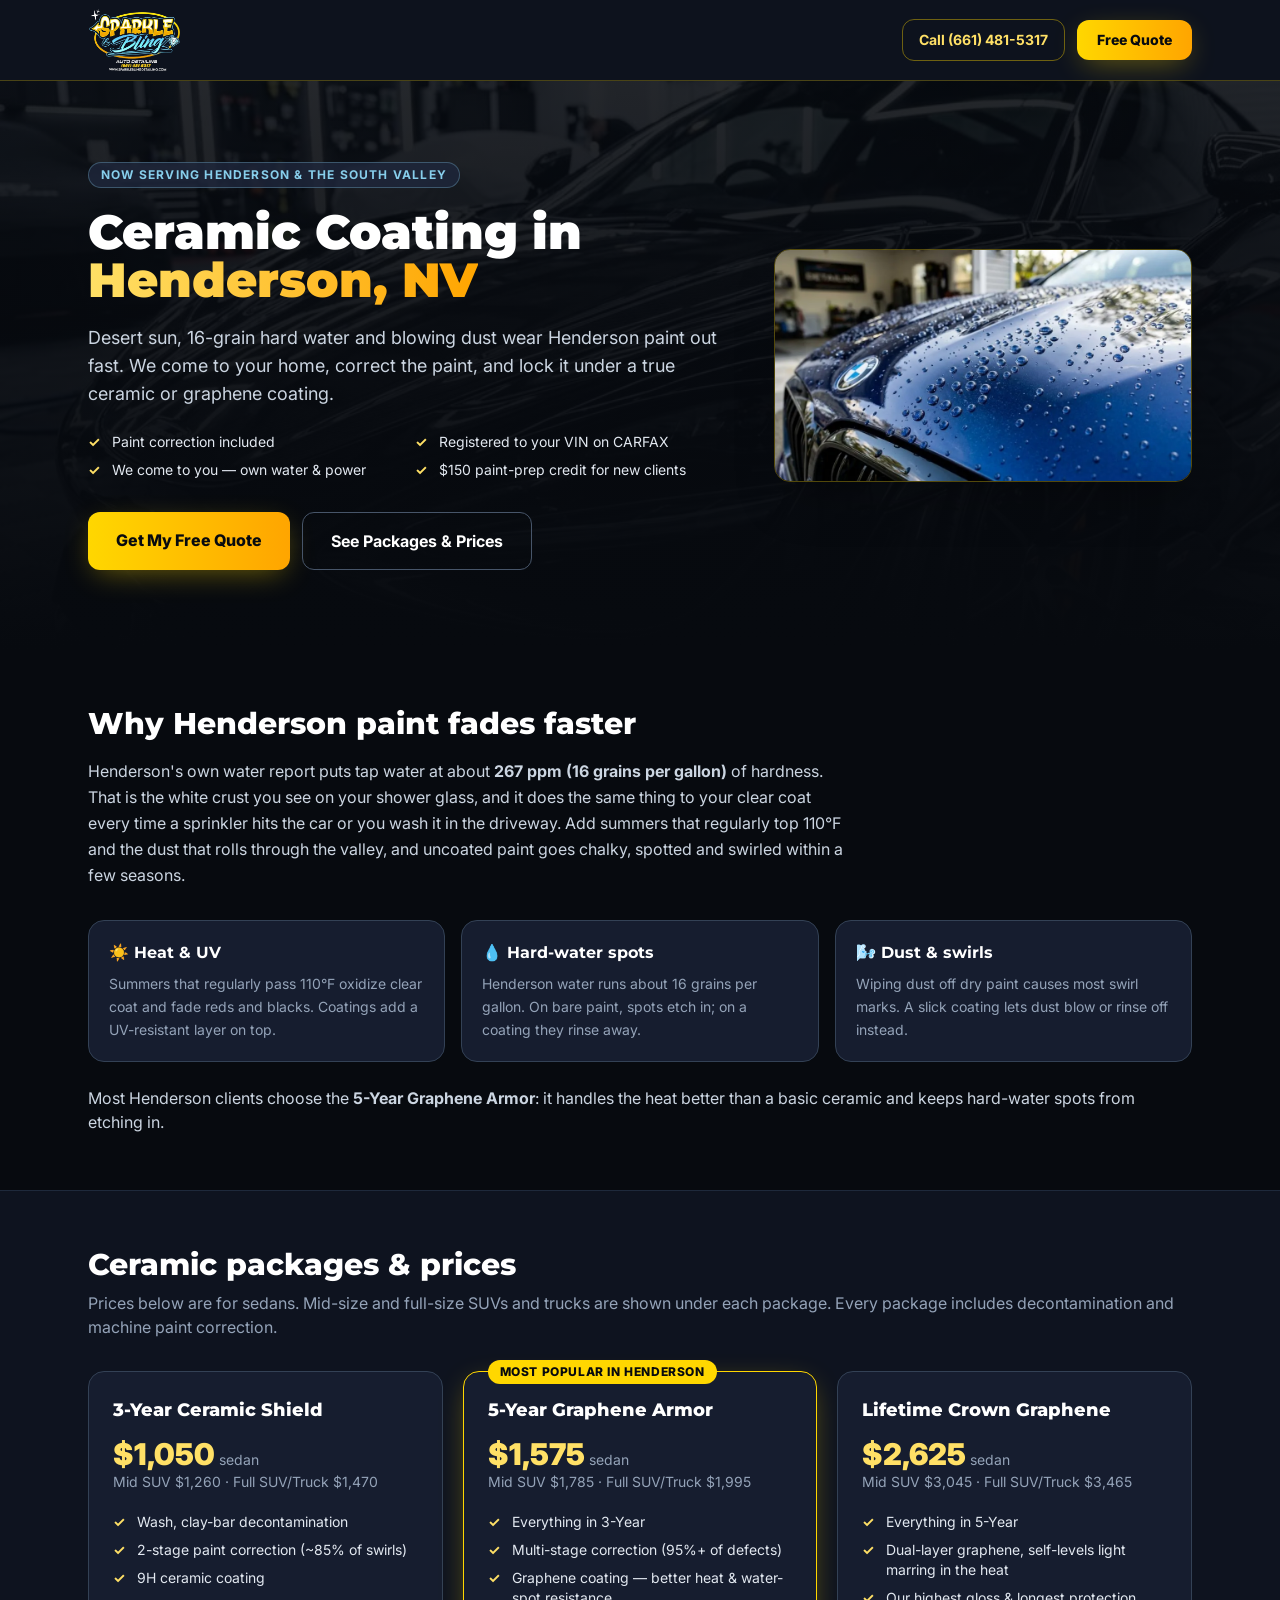
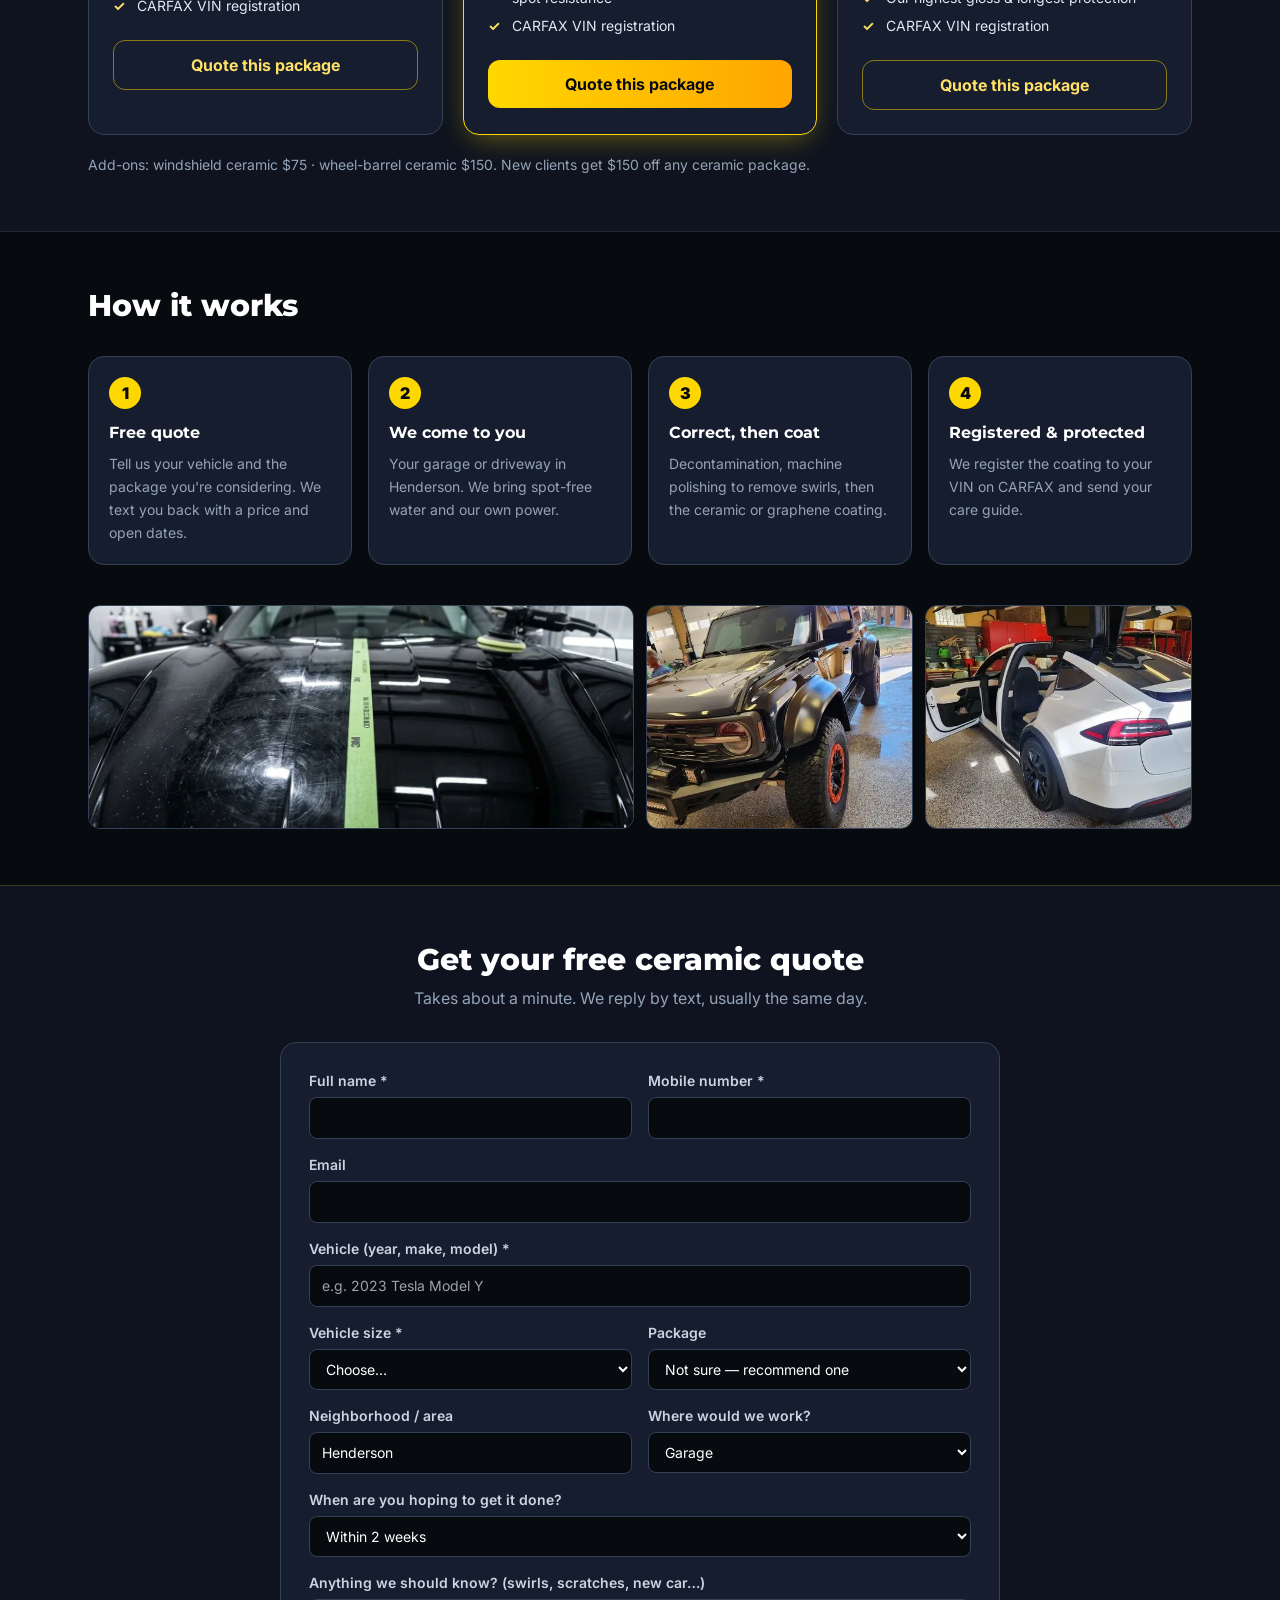
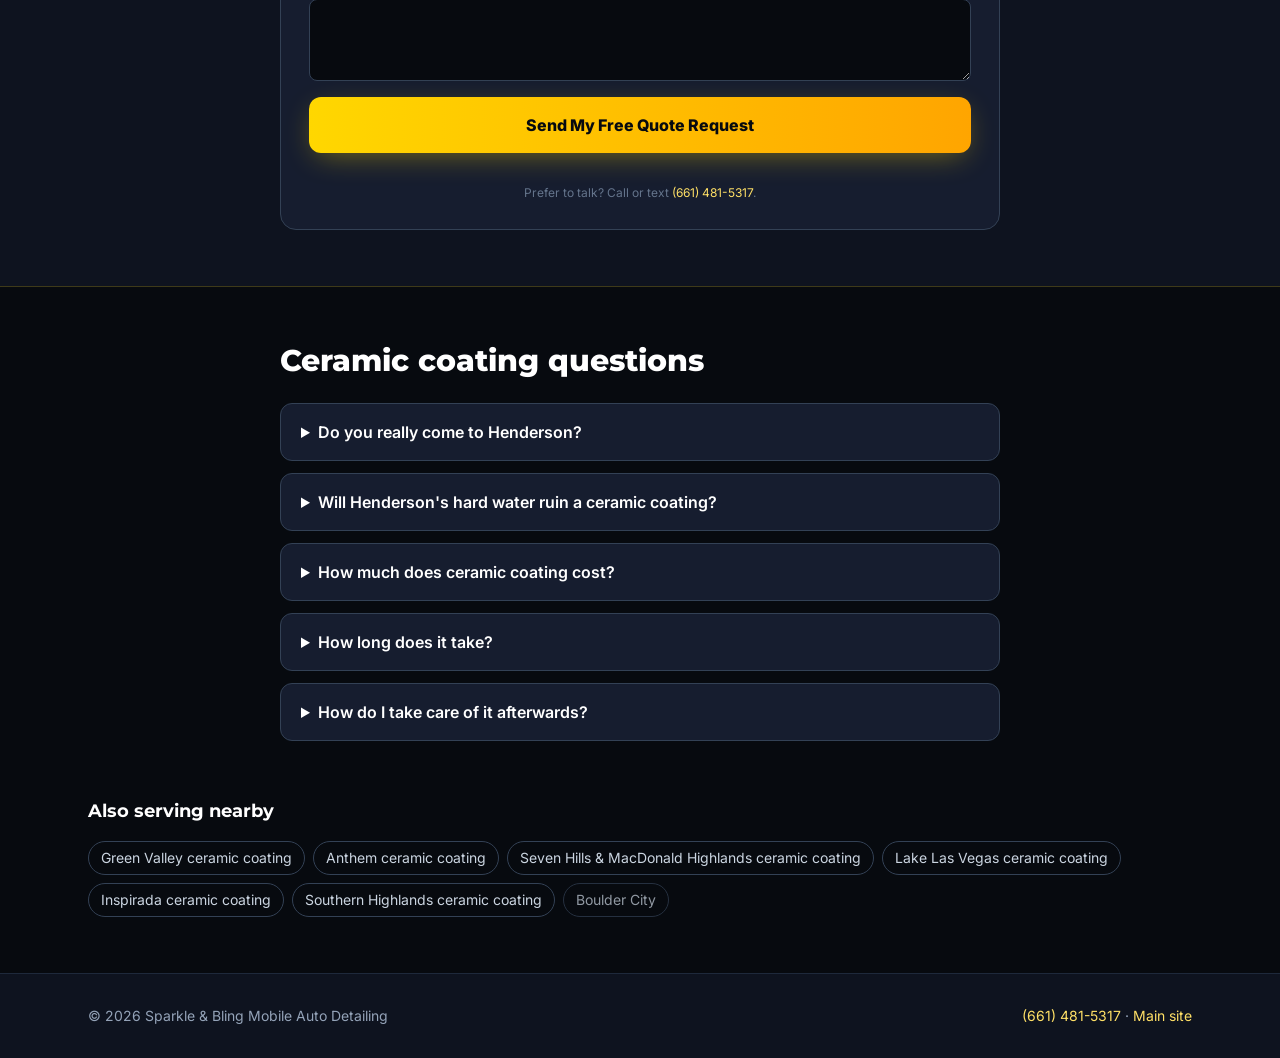
<file: henderson-ceramic-coating/index.html>
<!DOCTYPE html>
<html lang="en">
<head>
<meta charset="UTF-8">
<meta name="viewport" content="width=device-width, initial-scale=1.0">
<title>Ceramic Coating in Henderson, NV | Mobile Paint Correction | Sparkle &amp; Bling</title>
<meta name="description" content="Mobile ceramic &amp; graphene coating in Henderson, NV. Paint correction included, CARFAX VIN-registered, done in your garage or driveway. Free quote in minutes.">
<link rel="canonical" href="https://www.sparkleblingdetailing.com/henderson-ceramic-coating/">
<meta property="og:type" content="website">
<meta property="og:title" content="Ceramic Coating in Henderson, NV | Mobile Paint Correction | Sparkle &amp; Bling">
<meta property="og:description" content="Mobile ceramic &amp; graphene coating in Henderson, NV. Paint correction included, CARFAX VIN-registered, done in your garage or driveway. Free quote in minutes.">
<meta property="og:url" content="https://www.sparkleblingdetailing.com/henderson-ceramic-coating/">
<meta property="og:image" content="https://www.sparkleblingdetailing.com/assets/hero-gloss.webp">
<meta name="theme-color" content="#0E131F">
<link rel="icon" href="/assets/logo.png">
<link rel="preconnect" href="https://fonts.googleapis.com"><link rel="preconnect" href="https://fonts.gstatic.com" crossorigin>
<link href="https://fonts.googleapis.com/css2?family=Inter:wght@400;500;600;700&family=Montserrat:wght@700;800;900&display=swap" rel="stylesheet">
<link rel="stylesheet" href="/assets/lp.css">
<link rel="preload" as="image" href="/assets/hero-gloss.webp">
<script type="application/ld+json">[{"@context":"https://schema.org","@type":"Service","serviceType":"Ceramic coating","name":"Ceramic Coating in Henderson","provider":{"@type":"AutoWash","name":"Sparkle & Bling Mobile Auto Detailing","telephone":"+16614815317","url":"https://www.sparkleblingdetailing.com/","image":"https://www.sparkleblingdetailing.com/assets/logo.png"},"areaServed":{"@type":"Place","name":"Henderson, NV"},"offers":[{"@type":"Offer","name":"3-Year Ceramic Shield","price":1050,"priceCurrency":"USD"},{"@type":"Offer","name":"5-Year Graphene Armor","price":1575,"priceCurrency":"USD"},{"@type":"Offer","name":"Lifetime Crown Graphene","price":2625,"priceCurrency":"USD"}]},{"@context":"https://schema.org","@type":"FAQPage","mainEntity":[{"@type":"Question","name":"Do you really come to Henderson?","acceptedAnswer":{"@type":"Answer","text":"Yes. Our Henderson crew works across Green Valley, Anthem, Seven Hills, MacDonald Highlands, Inspirada, Lake Las Vegas and the rest of the city. Your quote confirms the date and the address."}},{"@type":"Question","name":"Will Henderson's hard water ruin a ceramic coating?","acceptedAnswer":{"@type":"Answer","text":"No — that is the point of it. Mineral spots sit on top of the coating instead of etching into the clear coat, so they rinse or wipe off. We also show you how to dry the car so spots never get a chance to bake on."}},{"@type":"Question","name":"How much does ceramic coating cost?","acceptedAnswer":{"@type":"Answer","text":"Sedans start at $1,050 for our 3-Year Ceramic Shield, $1,575 for 5-Year Graphene and $2,625 for Lifetime. SUVs and trucks cost a little more. Paint correction is included in every package, and new clients get a $150 paint-prep credit."}},{"@type":"Question","name":"How long does it take?","acceptedAnswer":{"@type":"Answer","text":"Plan on a full day for the 3-Year and 5-Year packages and up to two days for Lifetime. Most of that is paint correction — that is what makes the gloss."}},{"@type":"Question","name":"How do I take care of it afterwards?","acceptedAnswer":{"@type":"Answer","text":"Keep it dry for the first 24 hours and skip soap for a week. After that, a gentle hand wash every couple of weeks is all it needs. We send you a simple care guide."}}]}]</script>
<script src="/assets/tracking.js"></script>
</head>
<body class="bg-onyx-950 text-slate-200 font-body antialiased pb-20 md:pb-0">

<header class="sticky top-0 z-40 bg-onyx-900/95 backdrop-blur border-b border-gold-500/25">
  <div class="max-w-6xl mx-auto px-4 sm:px-6 py-2 flex items-center justify-between gap-3">
    <a href="/" aria-label="Sparkle &amp; Bling Mobile Auto Detailing home"><img src="/assets/logo.webp" alt="Sparkle &amp; Bling logo" width="360" height="247" class="h-14 sm:h-16 w-auto"></a>
    <div class="flex items-center gap-2 sm:gap-3">
      <a href="tel:+16614815317" class="hidden sm:inline-flex items-center px-4 py-2.5 rounded-xl border border-gold-500/40 text-gold-400 font-bold text-sm whitespace-nowrap">Call (661) 481-5317</a>
      <a href="#quote" class="inline-flex items-center px-4 sm:px-5 py-2.5 rounded-xl bg-gradient-to-r from-gold-500 to-amberAccent text-onyx-950 font-extrabold text-sm whitespace-nowrap shadow-gold">Free Quote</a>
    </div>
  </div>
</header>

<main>
<section class="relative overflow-hidden">
  <img src="/assets/hero-gloss.webp" alt="Freshly ceramic-coated black sports car with deep gloss" width="1000" height="558" class="absolute inset-0 w-full h-full object-cover opacity-30">
  <div class="absolute inset-0 bg-gradient-to-b from-onyx-950/60 via-onyx-950/80 to-onyx-950"></div>
  <div class="relative max-w-6xl mx-auto px-4 sm:px-6 pt-12 pb-14 sm:pt-20 sm:pb-20 grid lg:grid-cols-5 gap-10 items-center">
    <div class="lg:col-span-3">
      <p class="inline-block text-xs font-bold tracking-widest uppercase text-skyCyan bg-onyx-800/80 border border-skyCyan/30 rounded-full px-3 py-1 mb-5">Now serving Henderson &amp; the south valley</p>
      <h1 class="font-heading font-black text-3xl sm:text-5xl leading-tight text-white">Ceramic Coating in <span class="gold">Henderson, NV</span></h1>
      <p class="mt-5 text-lg text-slate-300 max-w-2xl">Desert sun, 16-grain hard water and blowing dust wear Henderson paint out fast. We come to your home, correct the paint, and lock it under a true ceramic or graphene coating.</p>
      <ul class="mt-6 grid sm:grid-cols-2 gap-2 text-sm">
        <li class="check">Paint correction included</li>
        <li class="check">Registered to your VIN on CARFAX</li>
        <li class="check">We come to you — own water &amp; power</li>
        <li class="check">$150 paint-prep credit for new clients</li>
      </ul>
      <div class="mt-8 flex flex-col sm:flex-row gap-3">
        <a href="#quote" class="text-center px-7 py-4 rounded-xl bg-gradient-to-r from-gold-500 to-amberAccent text-onyx-950 font-extrabold shadow-gold">Get My Free Quote</a>
        <a href="#packages" class="text-center px-7 py-4 rounded-xl border border-slate-600 text-white font-bold hover:border-gold-500">See Packages &amp; Prices</a>
      </div>
    </div>
    <div class="lg:col-span-2 hidden lg:block">
      <img src="/assets/water-beading.webp" alt="Water beading on ceramic-coated paint" width="1000" height="558" loading="lazy" class="rounded-2xl border border-gold-500/30 shadow-2xl">
    </div>
  </div>
</section>

<section class="max-w-6xl mx-auto px-4 sm:px-6 py-14">
  <h2 class="font-heading font-extrabold text-2xl sm:text-3xl text-white">Why Henderson paint fades faster</h2>
  <p class="mt-4 text-slate-300 leading-relaxed max-w-3xl">Henderson's own water report puts tap water at about <strong>267 ppm (16 grains per gallon)</strong> of hardness. That is the white crust you see on your shower glass, and it does the same thing to your clear coat every time a sprinkler hits the car or you wash it in the driveway. Add summers that regularly top 110°F and the dust that rolls through the valley, and uncoated paint goes chalky, spotted and swirled within a few seasons.</p>
  <div class="mt-8 grid sm:grid-cols-3 gap-4">
    <div class="card"><h3>☀️ Heat &amp; UV</h3><p>Summers that regularly pass 110°F oxidize clear coat and fade reds and blacks. Coatings add a UV-resistant layer on top.</p></div>
    <div class="card"><h3>💧 Hard-water spots</h3><p>Henderson water runs about 16 grains per gallon. On bare paint, spots etch in; on a coating they rinse away.</p></div>
    <div class="card"><h3>🌬️ Dust &amp; swirls</h3><p>Wiping dust off dry paint causes most swirl marks. A slick coating lets dust blow or rinse off instead.</p></div>
  </div>
  <p class="mt-6 text-slate-300">Most Henderson clients choose the <strong>5-Year Graphene Armor</strong>: it handles the heat better than a basic ceramic and keeps hard-water spots from etching in.</p>
</section>

<section id="packages" class="bg-onyx-900 border-y border-slate-800">
  <div class="max-w-6xl mx-auto px-4 sm:px-6 py-14">
    <h2 class="font-heading font-extrabold text-2xl sm:text-3xl text-white">Ceramic packages &amp; prices</h2>
    <p class="mt-2 text-slate-400">Prices below are for sedans. Mid-size and full-size SUVs and trucks are shown under each package. Every package includes decontamination and machine paint correction.</p>
    <div class="mt-8 grid md:grid-cols-3 gap-5">
      <div class="relative rounded-2xl p-6 bg-onyx-850 border border-slate-700">
        
        <h3 class="font-heading font-extrabold text-lg text-white">3-Year Ceramic Shield</h3>
        <p class="mt-3"><span class="text-3xl font-black text-gold-400">$1,050</span> <span class="text-slate-400 text-sm">sedan</span></p>
        <p class="text-sm text-slate-400">Mid SUV $1,260 · Full SUV/Truck $1,470</p>
        <ul class="mt-5 space-y-2 text-sm"><li class="check">Wash, clay-bar decontamination</li><li class="check">2-stage paint correction (~85% of swirls)</li><li class="check">9H ceramic coating</li><li class="check">CARFAX VIN registration</li></ul>
        <a href="#quote" data-tier="ceramic_3yr" class="tier-btn mt-6 block text-center px-5 py-3 rounded-xl border border-gold-500/50 text-gold-400 font-bold">Quote this package</a>
      </div>
      <div class="relative rounded-2xl p-6 bg-onyx-850 border border-gold-500 shadow-gold">
        <span class="absolute -top-3 left-6 text-xs font-extrabold uppercase tracking-wider bg-gold-500 text-onyx-950 rounded-full px-3 py-1">Most popular in Henderson</span>
        <h3 class="font-heading font-extrabold text-lg text-white">5-Year Graphene Armor</h3>
        <p class="mt-3"><span class="text-3xl font-black text-gold-400">$1,575</span> <span class="text-slate-400 text-sm">sedan</span></p>
        <p class="text-sm text-slate-400">Mid SUV $1,785 · Full SUV/Truck $1,995</p>
        <ul class="mt-5 space-y-2 text-sm"><li class="check">Everything in 3-Year</li><li class="check">Multi-stage correction (95%+ of defects)</li><li class="check">Graphene coating — better heat & water-spot resistance</li><li class="check">CARFAX VIN registration</li></ul>
        <a href="#quote" data-tier="ceramic_5yr" class="tier-btn mt-6 block text-center px-5 py-3 rounded-xl bg-gradient-to-r from-gold-500 to-amberAccent text-onyx-950 font-bold">Quote this package</a>
      </div>
      <div class="relative rounded-2xl p-6 bg-onyx-850 border border-slate-700">
        
        <h3 class="font-heading font-extrabold text-lg text-white">Lifetime Crown Graphene</h3>
        <p class="mt-3"><span class="text-3xl font-black text-gold-400">$2,625</span> <span class="text-slate-400 text-sm">sedan</span></p>
        <p class="text-sm text-slate-400">Mid SUV $3,045 · Full SUV/Truck $3,465</p>
        <ul class="mt-5 space-y-2 text-sm"><li class="check">Everything in 5-Year</li><li class="check">Dual-layer graphene, self-levels light marring in the heat</li><li class="check">Our highest gloss & longest protection</li><li class="check">CARFAX VIN registration</li></ul>
        <a href="#quote" data-tier="ceramic_lifetime" class="tier-btn mt-6 block text-center px-5 py-3 rounded-xl border border-gold-500/50 text-gold-400 font-bold">Quote this package</a>
      </div>
    </div>
    <p class="mt-5 text-sm text-slate-400">Add-ons: windshield ceramic $75 · wheel-barrel ceramic $150. New clients get $150 off any ceramic package.</p>
  </div>
</section>

<section class="max-w-6xl mx-auto px-4 sm:px-6 py-14">
  <h2 class="font-heading font-extrabold text-2xl sm:text-3xl text-white">How it works</h2>
  <ol class="mt-8 grid sm:grid-cols-2 lg:grid-cols-4 gap-4">
    <li class="card"><span class="step">1</span><h3>Free quote</h3><p>Tell us your vehicle and the package you're considering. We text you back with a price and open dates.</p></li>
    <li class="card"><span class="step">2</span><h3>We come to you</h3><p>Your garage or driveway in Henderson. We bring spot-free water and our own power.</p></li>
    <li class="card"><span class="step">3</span><h3>Correct, then coat</h3><p>Decontamination, machine polishing to remove swirls, then the ceramic or graphene coating.</p></li>
    <li class="card"><span class="step">4</span><h3>Registered &amp; protected</h3><p>We register the coating to your VIN on CARFAX and send your care guide.</p></li>
  </ol>
  <div class="mt-10 grid grid-cols-2 lg:grid-cols-4 gap-3">
    <img src="/assets/paint-correction-5050.webp" alt="50/50 paint correction test showing swirled versus corrected paint" width="1200" height="669" loading="lazy" class="gal col-span-2">
    <img src="/assets/ceramic-finish.webp" alt="Ceramic-coated off-road SUV" width="450" height="600" loading="lazy" class="gal">
    <img src="/assets/lifetime-graphene.webp" alt="White SUV after lifetime graphene coating" width="450" height="600" loading="lazy" class="gal">
  </div>
</section>

<section id="quote" class="bg-onyx-900 border-y border-gold-500/20 scroll-mt-24">
  <div class="max-w-3xl mx-auto px-4 sm:px-6 py-14">
    <h2 class="font-heading font-extrabold text-2xl sm:text-3xl text-white text-center">Get your free ceramic quote</h2>
    <p class="mt-2 text-center text-slate-400">Takes about a minute. We reply by text, usually the same day.</p>
    <form id="quoteForm" class="mt-8 grid sm:grid-cols-2 gap-4 bg-onyx-850 border border-slate-700 rounded-2xl p-5 sm:p-7" novalidate
          data-webhook="https://n8n-production-86e81.up.railway.app/webhook/sparkle-leads" data-city="Henderson" data-slug="henderson-ceramic-coating" data-credit="150">
      <label class="fld"><span>Full name *</span><input name="name" autocomplete="name" required></label>
      <label class="fld"><span>Mobile number *</span><input name="phone" type="tel" autocomplete="tel" required></label>
      <label class="fld sm:col-span-2"><span>Email</span><input name="email" type="email" autocomplete="email"></label>
      <label class="fld sm:col-span-2"><span>Vehicle (year, make, model) *</span><input name="vehicle" placeholder="e.g. 2023 Tesla Model Y" required></label>
      <label class="fld"><span>Vehicle size *</span><select name="vehicleSize" required>
        <option value="">Choose…</option><option value="sedan">Sedan / coupe</option><option value="mid_suv">Mid-size SUV</option><option value="full_suv">Full-size SUV / truck / van</option></select></label>
      <label class="fld"><span>Package</span><select name="service">
        <option value="">Not sure — recommend one</option><option value="ceramic_3yr">3-Year Ceramic Shield</option><option value="ceramic_5yr">5-Year Graphene Armor</option><option value="ceramic_lifetime">Lifetime Crown Graphene</option></select></label>
      <label class="fld"><span>Neighborhood / area</span><input name="area" value="Henderson"></label>
      <label class="fld"><span>Where would we work?</span><select name="location">
        <option value="Garage">Garage</option><option value="Driveway">Driveway</option><option value="Covered parking">Covered parking</option><option value="Not sure">Not sure</option></select></label>
      <label class="fld sm:col-span-2"><span>When are you hoping to get it done?</span><select name="timeframe">
        <option>Within 2 weeks</option><option>This month</option><option>Next 1–3 months</option><option>Just pricing for now</option></select></label>
      <label class="fld sm:col-span-2"><span>Anything we should know? (swirls, scratches, new car…)</span><textarea name="notes" rows="3"></textarea></label>
      <label class="hp" aria-hidden="true">Website <input name="website" tabindex="-1" autocomplete="off"></label>
      <p id="estimate" class="sm:col-span-2 text-sm text-slate-300 hidden"></p>
      <button type="submit" class="sm:col-span-2 px-7 py-4 rounded-xl bg-gradient-to-r from-gold-500 to-amberAccent text-onyx-950 font-extrabold shadow-gold disabled:opacity-60">Send My Free Quote Request</button>
      <p id="formMsg" class="sm:col-span-2 text-center text-sm" role="status" aria-live="polite"></p>
      <p class="sm:col-span-2 text-center text-xs text-slate-500">Prefer to talk? Call or text <a class="text-gold-400" href="tel:+16614815317">(661) 481-5317</a>.</p>
    </form>
  </div>
</section>

<section class="max-w-3xl mx-auto px-4 sm:px-6 py-14">
  <h2 class="font-heading font-extrabold text-2xl sm:text-3xl text-white">Ceramic coating questions</h2>
  <div class="mt-6 space-y-3">
    <details class="faq"><summary>Do you really come to Henderson?</summary><p>Yes. Our Henderson crew works across Green Valley, Anthem, Seven Hills, MacDonald Highlands, Inspirada, Lake Las Vegas and the rest of the city. Your quote confirms the date and the address.</p></details>
    <details class="faq"><summary>Will Henderson's hard water ruin a ceramic coating?</summary><p>No — that is the point of it. Mineral spots sit on top of the coating instead of etching into the clear coat, so they rinse or wipe off. We also show you how to dry the car so spots never get a chance to bake on.</p></details>
    <details class="faq"><summary>How much does ceramic coating cost?</summary><p>Sedans start at $1,050 for our 3-Year Ceramic Shield, $1,575 for 5-Year Graphene and $2,625 for Lifetime. SUVs and trucks cost a little more. Paint correction is included in every package, and new clients get a $150 paint-prep credit.</p></details>
    <details class="faq"><summary>How long does it take?</summary><p>Plan on a full day for the 3-Year and 5-Year packages and up to two days for Lifetime. Most of that is paint correction — that is what makes the gloss.</p></details>
    <details class="faq"><summary>How do I take care of it afterwards?</summary><p>Keep it dry for the first 24 hours and skip soap for a week. After that, a gentle hand wash every couple of weeks is all it needs. We send you a simple care guide.</p></details>
  </div>
</section>

<section class="max-w-6xl mx-auto px-4 sm:px-6 pb-14">
  <h2 class="font-heading font-bold text-lg text-white">Also serving nearby</h2>
  <ul class="mt-4 flex flex-wrap gap-2">
    <li><a class="chip" href="/green-valley-ceramic-coating/">Green Valley ceramic coating</a></li>
    <li><a class="chip" href="/anthem-ceramic-coating/">Anthem ceramic coating</a></li>
    <li><a class="chip" href="/seven-hills-macdonald-highlands-ceramic-coating/">Seven Hills &amp; MacDonald Highlands ceramic coating</a></li>
    <li><a class="chip" href="/lake-las-vegas-ceramic-coating/">Lake Las Vegas ceramic coating</a></li>
    <li><a class="chip" href="/inspirada-ceramic-coating/">Inspirada ceramic coating</a></li>
    <li><a class="chip" href="/southern-highlands-ceramic-coating/">Southern Highlands ceramic coating</a></li>
    <li><span class="chip opacity-70">Boulder City</span></li>
  </ul>
</section>
</main>

<footer class="border-t border-slate-800 bg-onyx-900">
  <div class="max-w-6xl mx-auto px-4 sm:px-6 py-8 text-sm text-slate-400 flex flex-col sm:flex-row gap-3 justify-between">
    <p>© 2026 Sparkle &amp; Bling Mobile Auto Detailing</p>
    <p><a class="text-gold-400" href="tel:+16614815317">(661) 481-5317</a> · <a class="text-gold-400" href="/">Main site</a></p>
  </div>
</footer>

<div class="md:hidden fixed bottom-0 inset-x-0 z-40 grid grid-cols-2 gap-2 p-3 bg-onyx-900/95 backdrop-blur border-t border-gold-500/25">
  <a href="tel:+16614815317" class="text-center py-3 rounded-xl border border-gold-500/40 text-gold-400 font-bold">Call / Text</a>
  <a href="#quote" class="text-center py-3 rounded-xl bg-gradient-to-r from-gold-500 to-amberAccent text-onyx-950 font-extrabold">Free Quote</a>
</div>
<script>window.SB_TIERS=[{"key":"ceramic_3yr","name":"3-Year Ceramic Shield","prices":{"sedan":1050,"mid_suv":1260,"full_suv":1470}},{"key":"ceramic_5yr","name":"5-Year Graphene Armor","prices":{"sedan":1575,"mid_suv":1785,"full_suv":1995}},{"key":"ceramic_lifetime","name":"Lifetime Crown Graphene","prices":{"sedan":2625,"mid_suv":3045,"full_suv":3465}}];</script>
<script src="/assets/lp.js" defer></script>
</body>
</html>
</file>
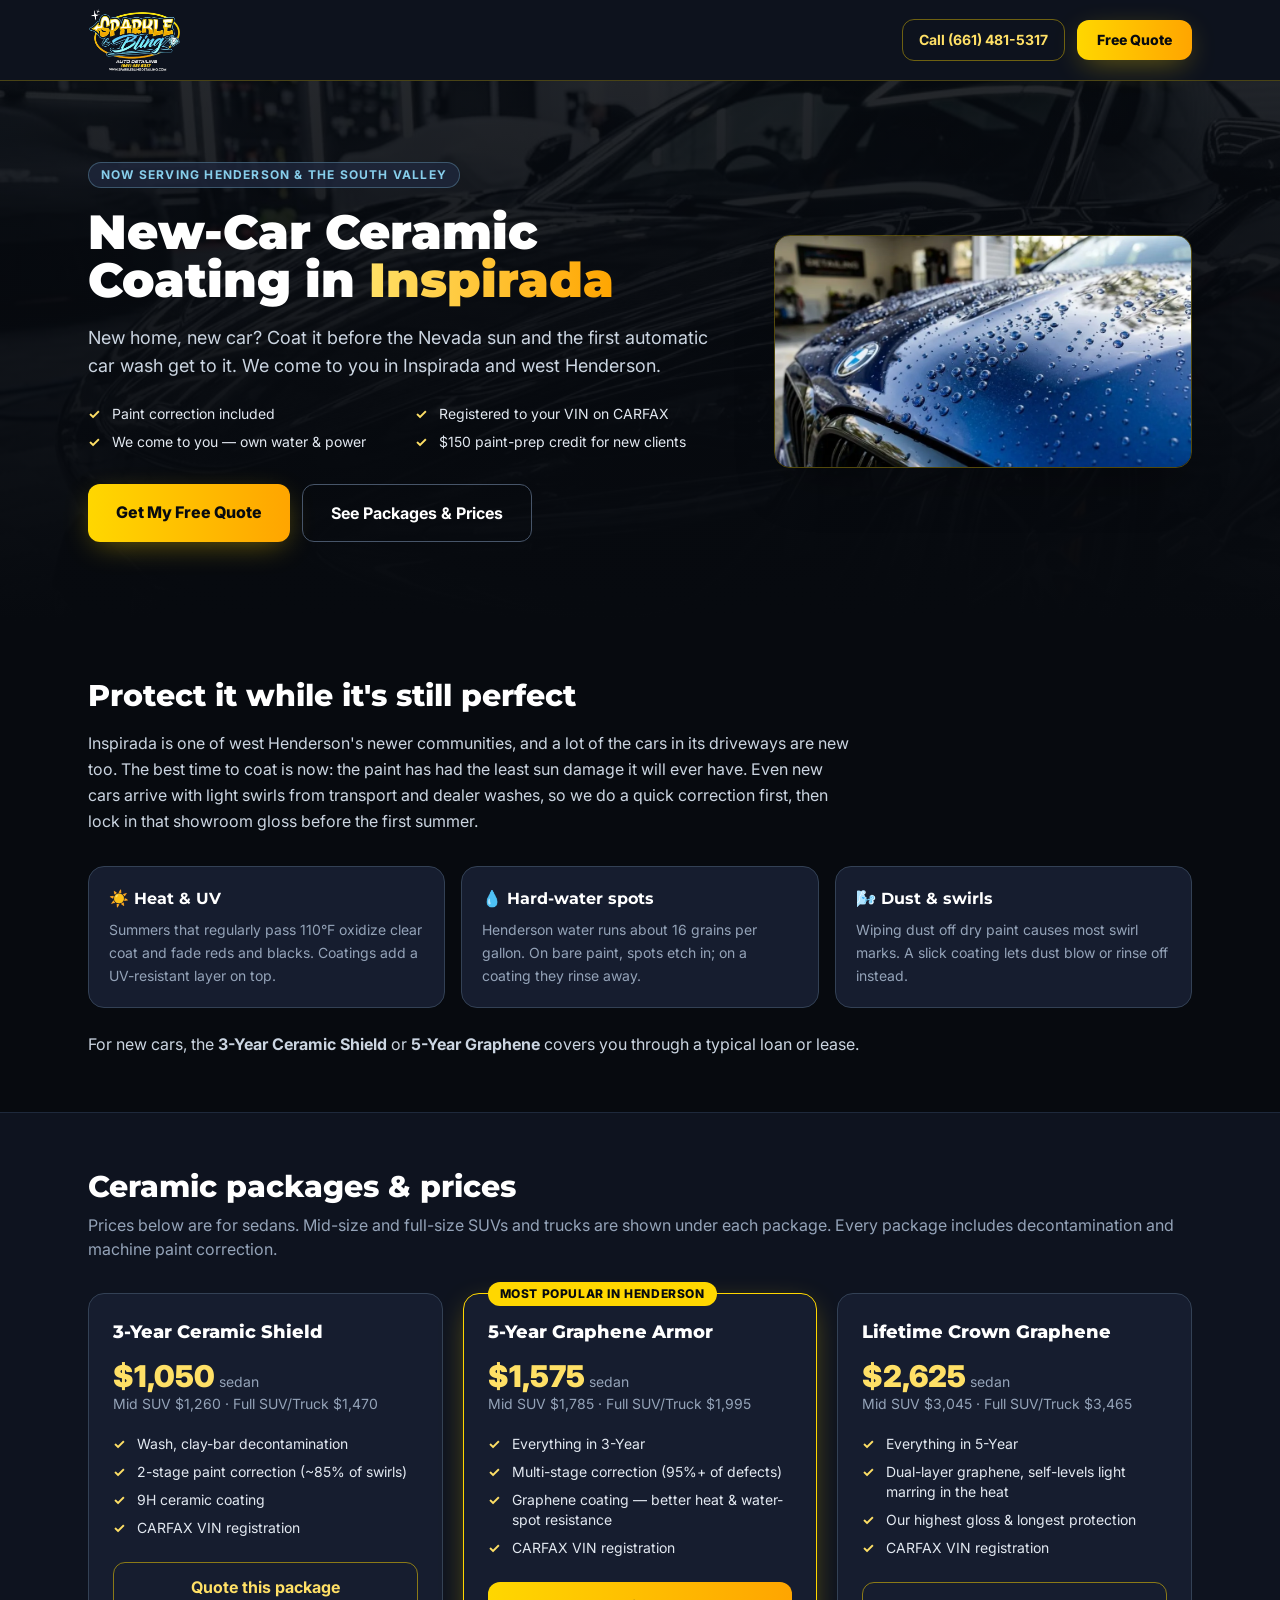
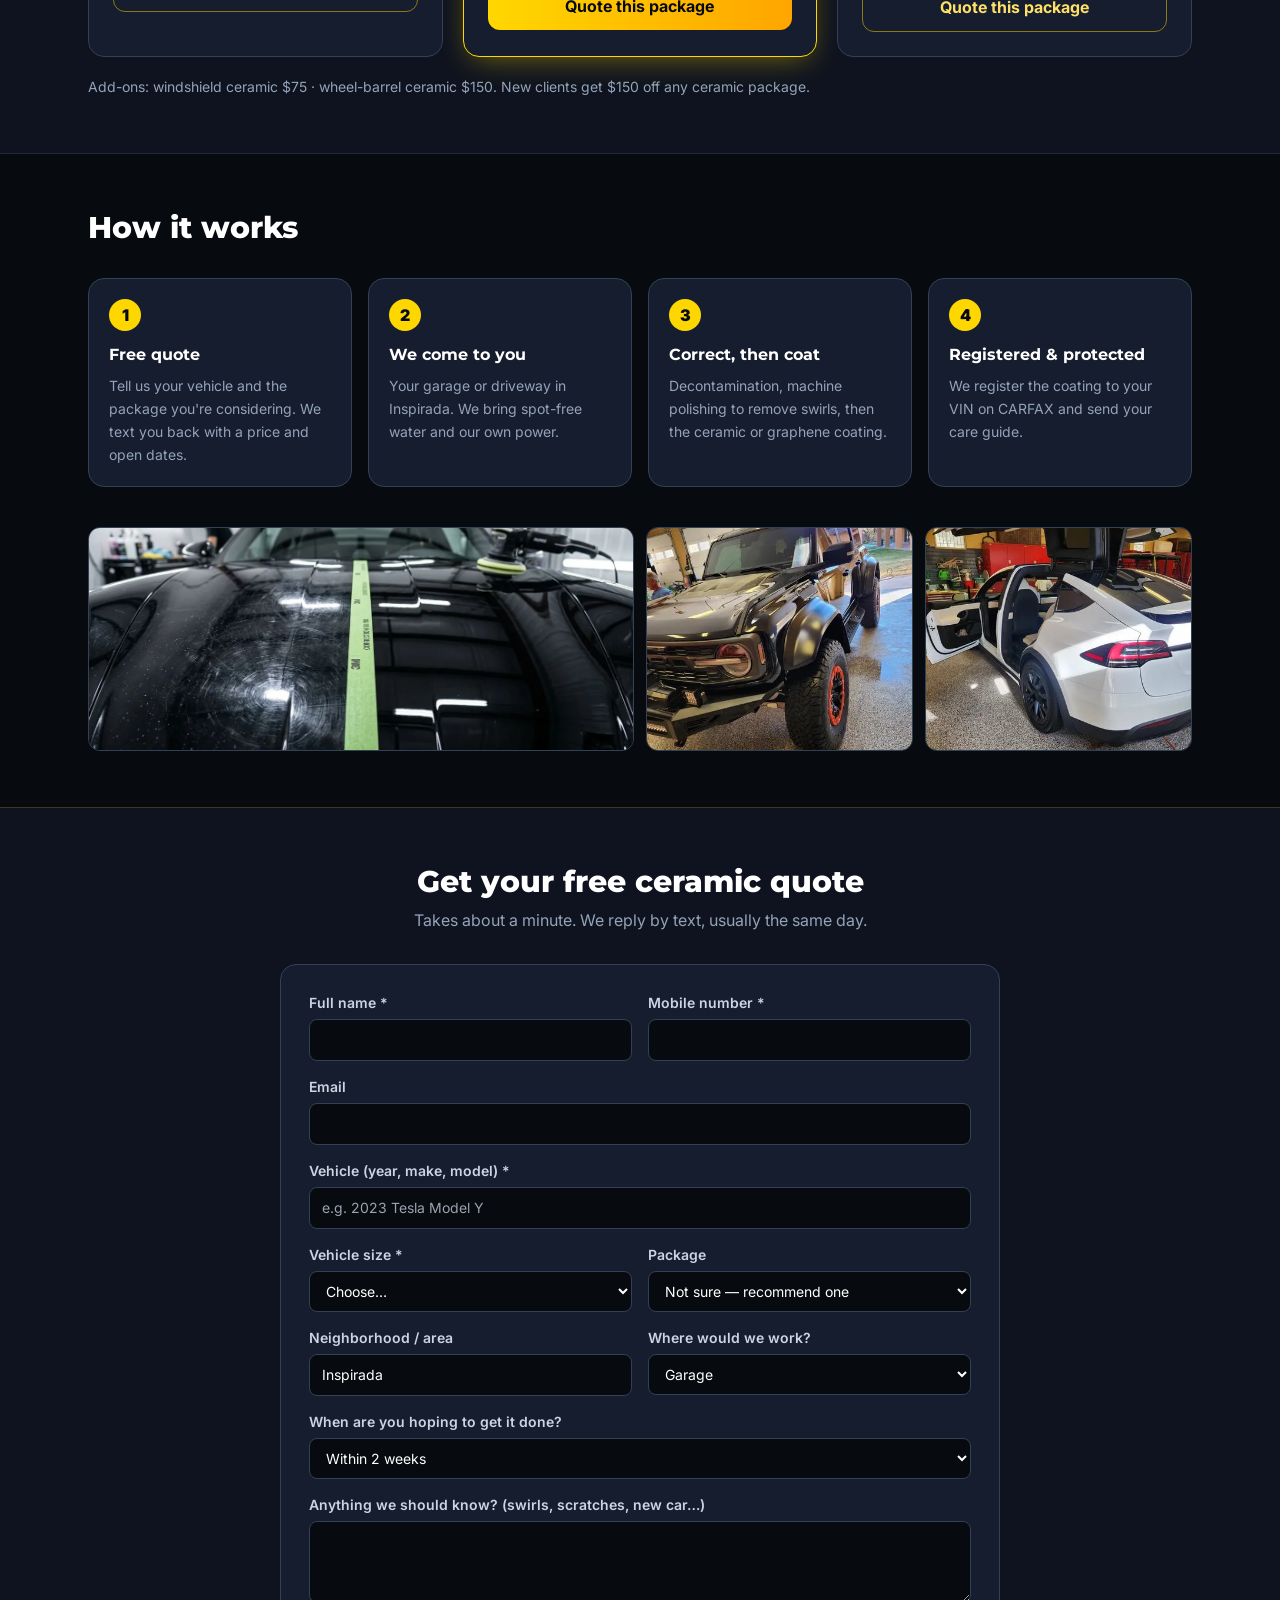
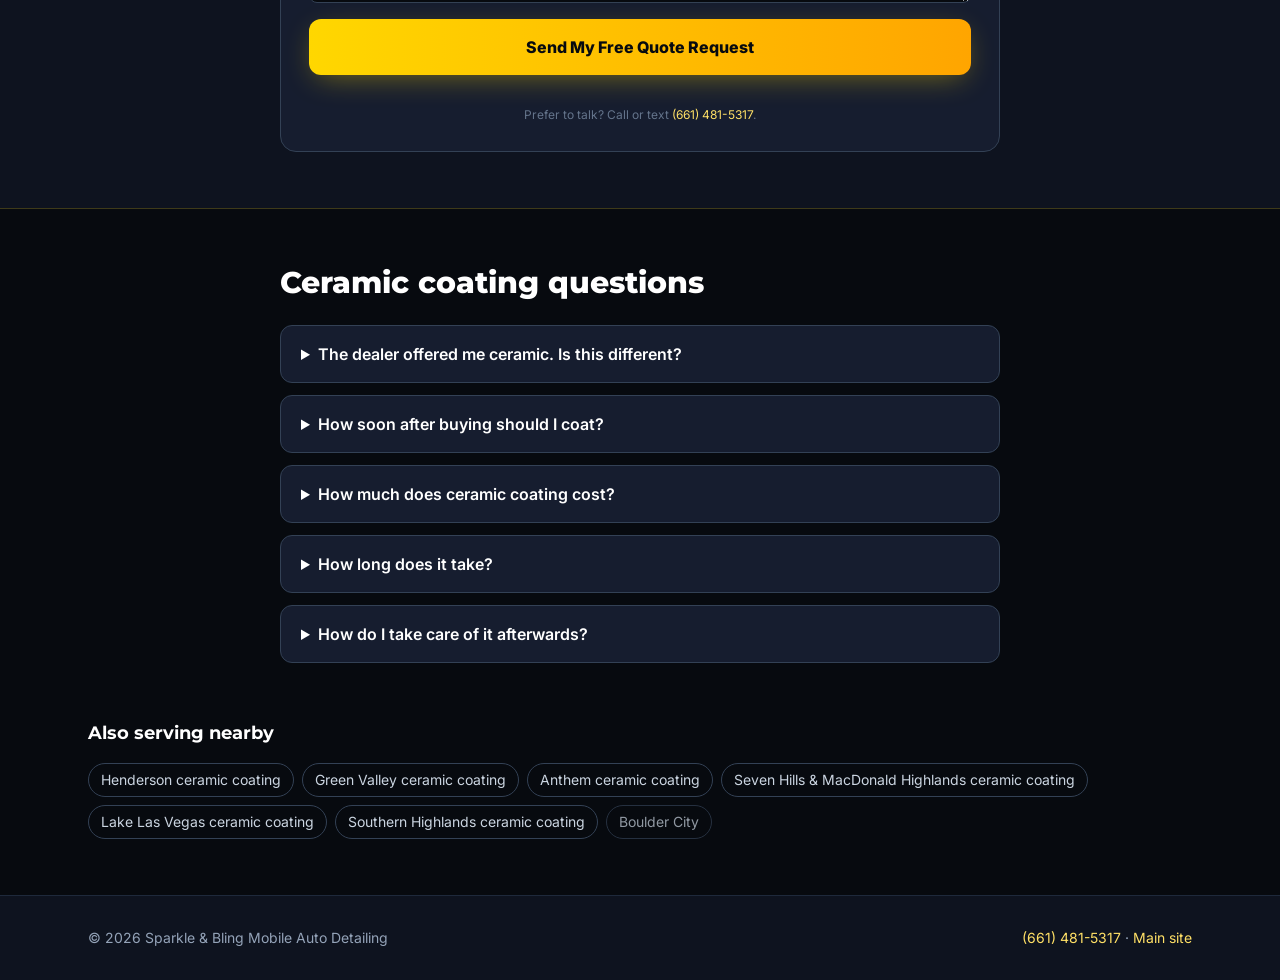
<file: inspirada-ceramic-coating/index.html>
<!DOCTYPE html>
<html lang="en">
<head>
<meta charset="UTF-8">
<meta name="viewport" content="width=device-width, initial-scale=1.0">
<title>New Car Ceramic Coating in Inspirada, Henderson NV | Sparkle &amp; Bling</title>
<meta name="description" content="Protect your new car from day one. Mobile ceramic coating in Inspirada and west Henderson with light paint correction included. Free quote.">
<link rel="canonical" href="https://www.sparkleblingdetailing.com/inspirada-ceramic-coating/">
<meta property="og:type" content="website">
<meta property="og:title" content="New Car Ceramic Coating in Inspirada, Henderson NV | Sparkle &amp; Bling">
<meta property="og:description" content="Protect your new car from day one. Mobile ceramic coating in Inspirada and west Henderson with light paint correction included. Free quote.">
<meta property="og:url" content="https://www.sparkleblingdetailing.com/inspirada-ceramic-coating/">
<meta property="og:image" content="https://www.sparkleblingdetailing.com/assets/hero-gloss.webp">
<meta name="theme-color" content="#0E131F">
<link rel="icon" href="/assets/logo.png">
<link rel="preconnect" href="https://fonts.googleapis.com"><link rel="preconnect" href="https://fonts.gstatic.com" crossorigin>
<link href="https://fonts.googleapis.com/css2?family=Inter:wght@400;500;600;700&family=Montserrat:wght@700;800;900&display=swap" rel="stylesheet">
<link rel="stylesheet" href="/assets/lp.css">
<link rel="preload" as="image" href="/assets/hero-gloss.webp">
<script type="application/ld+json">[{"@context":"https://schema.org","@type":"Service","serviceType":"Ceramic coating","name":"Ceramic Coating in Inspirada","provider":{"@type":"AutoWash","name":"Sparkle & Bling Mobile Auto Detailing","telephone":"+16614815317","url":"https://www.sparkleblingdetailing.com/","image":"https://www.sparkleblingdetailing.com/assets/logo.png"},"areaServed":{"@type":"Place","name":"Inspirada, NV"},"offers":[{"@type":"Offer","name":"3-Year Ceramic Shield","price":1050,"priceCurrency":"USD"},{"@type":"Offer","name":"5-Year Graphene Armor","price":1575,"priceCurrency":"USD"},{"@type":"Offer","name":"Lifetime Crown Graphene","price":2625,"priceCurrency":"USD"}]},{"@context":"https://schema.org","@type":"FAQPage","mainEntity":[{"@type":"Question","name":"The dealer offered me ceramic. Is this different?","acceptedAnswer":{"@type":"Answer","text":"Usually yes. Dealer packages are often a spray sealant applied without paint correction. Ours includes decontamination, machine correction and a true ceramic/graphene coating registered to your VIN on CARFAX."}},{"@type":"Question","name":"How soon after buying should I coat?","acceptedAnswer":{"@type":"Answer","text":"As soon as you can — ideally before the car sees a full summer or an automatic car wash."}},{"@type":"Question","name":"How much does ceramic coating cost?","acceptedAnswer":{"@type":"Answer","text":"Sedans start at $1,050 for our 3-Year Ceramic Shield, $1,575 for 5-Year Graphene and $2,625 for Lifetime. SUVs and trucks cost a little more. Paint correction is included in every package, and new clients get a $150 paint-prep credit."}},{"@type":"Question","name":"How long does it take?","acceptedAnswer":{"@type":"Answer","text":"Plan on a full day for the 3-Year and 5-Year packages and up to two days for Lifetime. Most of that is paint correction — that is what makes the gloss."}},{"@type":"Question","name":"How do I take care of it afterwards?","acceptedAnswer":{"@type":"Answer","text":"Keep it dry for the first 24 hours and skip soap for a week. After that, a gentle hand wash every couple of weeks is all it needs. We send you a simple care guide."}}]}]</script>
<script src="/assets/tracking.js"></script>
</head>
<body class="bg-onyx-950 text-slate-200 font-body antialiased pb-20 md:pb-0">

<header class="sticky top-0 z-40 bg-onyx-900/95 backdrop-blur border-b border-gold-500/25">
  <div class="max-w-6xl mx-auto px-4 sm:px-6 py-2 flex items-center justify-between gap-3">
    <a href="/" aria-label="Sparkle &amp; Bling Mobile Auto Detailing home"><img src="/assets/logo.webp" alt="Sparkle &amp; Bling logo" width="360" height="247" class="h-14 sm:h-16 w-auto"></a>
    <div class="flex items-center gap-2 sm:gap-3">
      <a href="tel:+16614815317" class="hidden sm:inline-flex items-center px-4 py-2.5 rounded-xl border border-gold-500/40 text-gold-400 font-bold text-sm whitespace-nowrap">Call (661) 481-5317</a>
      <a href="#quote" class="inline-flex items-center px-4 sm:px-5 py-2.5 rounded-xl bg-gradient-to-r from-gold-500 to-amberAccent text-onyx-950 font-extrabold text-sm whitespace-nowrap shadow-gold">Free Quote</a>
    </div>
  </div>
</header>

<main>
<section class="relative overflow-hidden">
  <img src="/assets/hero-gloss.webp" alt="Freshly ceramic-coated black sports car with deep gloss" width="1000" height="558" class="absolute inset-0 w-full h-full object-cover opacity-30">
  <div class="absolute inset-0 bg-gradient-to-b from-onyx-950/60 via-onyx-950/80 to-onyx-950"></div>
  <div class="relative max-w-6xl mx-auto px-4 sm:px-6 pt-12 pb-14 sm:pt-20 sm:pb-20 grid lg:grid-cols-5 gap-10 items-center">
    <div class="lg:col-span-3">
      <p class="inline-block text-xs font-bold tracking-widest uppercase text-skyCyan bg-onyx-800/80 border border-skyCyan/30 rounded-full px-3 py-1 mb-5">Now serving Henderson &amp; the south valley</p>
      <h1 class="font-heading font-black text-3xl sm:text-5xl leading-tight text-white">New-Car Ceramic Coating in <span class="gold">Inspirada</span></h1>
      <p class="mt-5 text-lg text-slate-300 max-w-2xl">New home, new car? Coat it before the Nevada sun and the first automatic car wash get to it. We come to you in Inspirada and west Henderson.</p>
      <ul class="mt-6 grid sm:grid-cols-2 gap-2 text-sm">
        <li class="check">Paint correction included</li>
        <li class="check">Registered to your VIN on CARFAX</li>
        <li class="check">We come to you — own water &amp; power</li>
        <li class="check">$150 paint-prep credit for new clients</li>
      </ul>
      <div class="mt-8 flex flex-col sm:flex-row gap-3">
        <a href="#quote" class="text-center px-7 py-4 rounded-xl bg-gradient-to-r from-gold-500 to-amberAccent text-onyx-950 font-extrabold shadow-gold">Get My Free Quote</a>
        <a href="#packages" class="text-center px-7 py-4 rounded-xl border border-slate-600 text-white font-bold hover:border-gold-500">See Packages &amp; Prices</a>
      </div>
    </div>
    <div class="lg:col-span-2 hidden lg:block">
      <img src="/assets/water-beading.webp" alt="Water beading on ceramic-coated paint" width="1000" height="558" loading="lazy" class="rounded-2xl border border-gold-500/30 shadow-2xl">
    </div>
  </div>
</section>

<section class="max-w-6xl mx-auto px-4 sm:px-6 py-14">
  <h2 class="font-heading font-extrabold text-2xl sm:text-3xl text-white">Protect it while it's still perfect</h2>
  <p class="mt-4 text-slate-300 leading-relaxed max-w-3xl">Inspirada is one of west Henderson's newer communities, and a lot of the cars in its driveways are new too. The best time to coat is now: the paint has had the least sun damage it will ever have. Even new cars arrive with light swirls from transport and dealer washes, so we do a quick correction first, then lock in that showroom gloss before the first summer.</p>
  <div class="mt-8 grid sm:grid-cols-3 gap-4">
    <div class="card"><h3>☀️ Heat &amp; UV</h3><p>Summers that regularly pass 110°F oxidize clear coat and fade reds and blacks. Coatings add a UV-resistant layer on top.</p></div>
    <div class="card"><h3>💧 Hard-water spots</h3><p>Henderson water runs about 16 grains per gallon. On bare paint, spots etch in; on a coating they rinse away.</p></div>
    <div class="card"><h3>🌬️ Dust &amp; swirls</h3><p>Wiping dust off dry paint causes most swirl marks. A slick coating lets dust blow or rinse off instead.</p></div>
  </div>
  <p class="mt-6 text-slate-300">For new cars, the <strong>3-Year Ceramic Shield</strong> or <strong>5-Year Graphene</strong> covers you through a typical loan or lease.</p>
</section>

<section id="packages" class="bg-onyx-900 border-y border-slate-800">
  <div class="max-w-6xl mx-auto px-4 sm:px-6 py-14">
    <h2 class="font-heading font-extrabold text-2xl sm:text-3xl text-white">Ceramic packages &amp; prices</h2>
    <p class="mt-2 text-slate-400">Prices below are for sedans. Mid-size and full-size SUVs and trucks are shown under each package. Every package includes decontamination and machine paint correction.</p>
    <div class="mt-8 grid md:grid-cols-3 gap-5">
      <div class="relative rounded-2xl p-6 bg-onyx-850 border border-slate-700">
        
        <h3 class="font-heading font-extrabold text-lg text-white">3-Year Ceramic Shield</h3>
        <p class="mt-3"><span class="text-3xl font-black text-gold-400">$1,050</span> <span class="text-slate-400 text-sm">sedan</span></p>
        <p class="text-sm text-slate-400">Mid SUV $1,260 · Full SUV/Truck $1,470</p>
        <ul class="mt-5 space-y-2 text-sm"><li class="check">Wash, clay-bar decontamination</li><li class="check">2-stage paint correction (~85% of swirls)</li><li class="check">9H ceramic coating</li><li class="check">CARFAX VIN registration</li></ul>
        <a href="#quote" data-tier="ceramic_3yr" class="tier-btn mt-6 block text-center px-5 py-3 rounded-xl border border-gold-500/50 text-gold-400 font-bold">Quote this package</a>
      </div>
      <div class="relative rounded-2xl p-6 bg-onyx-850 border border-gold-500 shadow-gold">
        <span class="absolute -top-3 left-6 text-xs font-extrabold uppercase tracking-wider bg-gold-500 text-onyx-950 rounded-full px-3 py-1">Most popular in Henderson</span>
        <h3 class="font-heading font-extrabold text-lg text-white">5-Year Graphene Armor</h3>
        <p class="mt-3"><span class="text-3xl font-black text-gold-400">$1,575</span> <span class="text-slate-400 text-sm">sedan</span></p>
        <p class="text-sm text-slate-400">Mid SUV $1,785 · Full SUV/Truck $1,995</p>
        <ul class="mt-5 space-y-2 text-sm"><li class="check">Everything in 3-Year</li><li class="check">Multi-stage correction (95%+ of defects)</li><li class="check">Graphene coating — better heat & water-spot resistance</li><li class="check">CARFAX VIN registration</li></ul>
        <a href="#quote" data-tier="ceramic_5yr" class="tier-btn mt-6 block text-center px-5 py-3 rounded-xl bg-gradient-to-r from-gold-500 to-amberAccent text-onyx-950 font-bold">Quote this package</a>
      </div>
      <div class="relative rounded-2xl p-6 bg-onyx-850 border border-slate-700">
        
        <h3 class="font-heading font-extrabold text-lg text-white">Lifetime Crown Graphene</h3>
        <p class="mt-3"><span class="text-3xl font-black text-gold-400">$2,625</span> <span class="text-slate-400 text-sm">sedan</span></p>
        <p class="text-sm text-slate-400">Mid SUV $3,045 · Full SUV/Truck $3,465</p>
        <ul class="mt-5 space-y-2 text-sm"><li class="check">Everything in 5-Year</li><li class="check">Dual-layer graphene, self-levels light marring in the heat</li><li class="check">Our highest gloss & longest protection</li><li class="check">CARFAX VIN registration</li></ul>
        <a href="#quote" data-tier="ceramic_lifetime" class="tier-btn mt-6 block text-center px-5 py-3 rounded-xl border border-gold-500/50 text-gold-400 font-bold">Quote this package</a>
      </div>
    </div>
    <p class="mt-5 text-sm text-slate-400">Add-ons: windshield ceramic $75 · wheel-barrel ceramic $150. New clients get $150 off any ceramic package.</p>
  </div>
</section>

<section class="max-w-6xl mx-auto px-4 sm:px-6 py-14">
  <h2 class="font-heading font-extrabold text-2xl sm:text-3xl text-white">How it works</h2>
  <ol class="mt-8 grid sm:grid-cols-2 lg:grid-cols-4 gap-4">
    <li class="card"><span class="step">1</span><h3>Free quote</h3><p>Tell us your vehicle and the package you're considering. We text you back with a price and open dates.</p></li>
    <li class="card"><span class="step">2</span><h3>We come to you</h3><p>Your garage or driveway in Inspirada. We bring spot-free water and our own power.</p></li>
    <li class="card"><span class="step">3</span><h3>Correct, then coat</h3><p>Decontamination, machine polishing to remove swirls, then the ceramic or graphene coating.</p></li>
    <li class="card"><span class="step">4</span><h3>Registered &amp; protected</h3><p>We register the coating to your VIN on CARFAX and send your care guide.</p></li>
  </ol>
  <div class="mt-10 grid grid-cols-2 lg:grid-cols-4 gap-3">
    <img src="/assets/paint-correction-5050.webp" alt="50/50 paint correction test showing swirled versus corrected paint" width="1200" height="669" loading="lazy" class="gal col-span-2">
    <img src="/assets/ceramic-finish.webp" alt="Ceramic-coated off-road SUV" width="450" height="600" loading="lazy" class="gal">
    <img src="/assets/lifetime-graphene.webp" alt="White SUV after lifetime graphene coating" width="450" height="600" loading="lazy" class="gal">
  </div>
</section>

<section id="quote" class="bg-onyx-900 border-y border-gold-500/20 scroll-mt-24">
  <div class="max-w-3xl mx-auto px-4 sm:px-6 py-14">
    <h2 class="font-heading font-extrabold text-2xl sm:text-3xl text-white text-center">Get your free ceramic quote</h2>
    <p class="mt-2 text-center text-slate-400">Takes about a minute. We reply by text, usually the same day.</p>
    <form id="quoteForm" class="mt-8 grid sm:grid-cols-2 gap-4 bg-onyx-850 border border-slate-700 rounded-2xl p-5 sm:p-7" novalidate
          data-webhook="https://n8n-production-86e81.up.railway.app/webhook/sparkle-leads" data-city="Inspirada" data-slug="inspirada-ceramic-coating" data-credit="150">
      <label class="fld"><span>Full name *</span><input name="name" autocomplete="name" required></label>
      <label class="fld"><span>Mobile number *</span><input name="phone" type="tel" autocomplete="tel" required></label>
      <label class="fld sm:col-span-2"><span>Email</span><input name="email" type="email" autocomplete="email"></label>
      <label class="fld sm:col-span-2"><span>Vehicle (year, make, model) *</span><input name="vehicle" placeholder="e.g. 2023 Tesla Model Y" required></label>
      <label class="fld"><span>Vehicle size *</span><select name="vehicleSize" required>
        <option value="">Choose…</option><option value="sedan">Sedan / coupe</option><option value="mid_suv">Mid-size SUV</option><option value="full_suv">Full-size SUV / truck / van</option></select></label>
      <label class="fld"><span>Package</span><select name="service">
        <option value="">Not sure — recommend one</option><option value="ceramic_3yr">3-Year Ceramic Shield</option><option value="ceramic_5yr">5-Year Graphene Armor</option><option value="ceramic_lifetime">Lifetime Crown Graphene</option></select></label>
      <label class="fld"><span>Neighborhood / area</span><input name="area" value="Inspirada"></label>
      <label class="fld"><span>Where would we work?</span><select name="location">
        <option value="Garage">Garage</option><option value="Driveway">Driveway</option><option value="Covered parking">Covered parking</option><option value="Not sure">Not sure</option></select></label>
      <label class="fld sm:col-span-2"><span>When are you hoping to get it done?</span><select name="timeframe">
        <option>Within 2 weeks</option><option>This month</option><option>Next 1–3 months</option><option>Just pricing for now</option></select></label>
      <label class="fld sm:col-span-2"><span>Anything we should know? (swirls, scratches, new car…)</span><textarea name="notes" rows="3"></textarea></label>
      <label class="hp" aria-hidden="true">Website <input name="website" tabindex="-1" autocomplete="off"></label>
      <p id="estimate" class="sm:col-span-2 text-sm text-slate-300 hidden"></p>
      <button type="submit" class="sm:col-span-2 px-7 py-4 rounded-xl bg-gradient-to-r from-gold-500 to-amberAccent text-onyx-950 font-extrabold shadow-gold disabled:opacity-60">Send My Free Quote Request</button>
      <p id="formMsg" class="sm:col-span-2 text-center text-sm" role="status" aria-live="polite"></p>
      <p class="sm:col-span-2 text-center text-xs text-slate-500">Prefer to talk? Call or text <a class="text-gold-400" href="tel:+16614815317">(661) 481-5317</a>.</p>
    </form>
  </div>
</section>

<section class="max-w-3xl mx-auto px-4 sm:px-6 py-14">
  <h2 class="font-heading font-extrabold text-2xl sm:text-3xl text-white">Ceramic coating questions</h2>
  <div class="mt-6 space-y-3">
    <details class="faq"><summary>The dealer offered me ceramic. Is this different?</summary><p>Usually yes. Dealer packages are often a spray sealant applied without paint correction. Ours includes decontamination, machine correction and a true ceramic/graphene coating registered to your VIN on CARFAX.</p></details>
    <details class="faq"><summary>How soon after buying should I coat?</summary><p>As soon as you can — ideally before the car sees a full summer or an automatic car wash.</p></details>
    <details class="faq"><summary>How much does ceramic coating cost?</summary><p>Sedans start at $1,050 for our 3-Year Ceramic Shield, $1,575 for 5-Year Graphene and $2,625 for Lifetime. SUVs and trucks cost a little more. Paint correction is included in every package, and new clients get a $150 paint-prep credit.</p></details>
    <details class="faq"><summary>How long does it take?</summary><p>Plan on a full day for the 3-Year and 5-Year packages and up to two days for Lifetime. Most of that is paint correction — that is what makes the gloss.</p></details>
    <details class="faq"><summary>How do I take care of it afterwards?</summary><p>Keep it dry for the first 24 hours and skip soap for a week. After that, a gentle hand wash every couple of weeks is all it needs. We send you a simple care guide.</p></details>
  </div>
</section>

<section class="max-w-6xl mx-auto px-4 sm:px-6 pb-14">
  <h2 class="font-heading font-bold text-lg text-white">Also serving nearby</h2>
  <ul class="mt-4 flex flex-wrap gap-2">
    <li><a class="chip" href="/henderson-ceramic-coating/">Henderson ceramic coating</a></li>
    <li><a class="chip" href="/green-valley-ceramic-coating/">Green Valley ceramic coating</a></li>
    <li><a class="chip" href="/anthem-ceramic-coating/">Anthem ceramic coating</a></li>
    <li><a class="chip" href="/seven-hills-macdonald-highlands-ceramic-coating/">Seven Hills &amp; MacDonald Highlands ceramic coating</a></li>
    <li><a class="chip" href="/lake-las-vegas-ceramic-coating/">Lake Las Vegas ceramic coating</a></li>
    <li><a class="chip" href="/southern-highlands-ceramic-coating/">Southern Highlands ceramic coating</a></li>
    <li><span class="chip opacity-70">Boulder City</span></li>
  </ul>
</section>
</main>

<footer class="border-t border-slate-800 bg-onyx-900">
  <div class="max-w-6xl mx-auto px-4 sm:px-6 py-8 text-sm text-slate-400 flex flex-col sm:flex-row gap-3 justify-between">
    <p>© 2026 Sparkle &amp; Bling Mobile Auto Detailing</p>
    <p><a class="text-gold-400" href="tel:+16614815317">(661) 481-5317</a> · <a class="text-gold-400" href="/">Main site</a></p>
  </div>
</footer>

<div class="md:hidden fixed bottom-0 inset-x-0 z-40 grid grid-cols-2 gap-2 p-3 bg-onyx-900/95 backdrop-blur border-t border-gold-500/25">
  <a href="tel:+16614815317" class="text-center py-3 rounded-xl border border-gold-500/40 text-gold-400 font-bold">Call / Text</a>
  <a href="#quote" class="text-center py-3 rounded-xl bg-gradient-to-r from-gold-500 to-amberAccent text-onyx-950 font-extrabold">Free Quote</a>
</div>
<script>window.SB_TIERS=[{"key":"ceramic_3yr","name":"3-Year Ceramic Shield","prices":{"sedan":1050,"mid_suv":1260,"full_suv":1470}},{"key":"ceramic_5yr","name":"5-Year Graphene Armor","prices":{"sedan":1575,"mid_suv":1785,"full_suv":1995}},{"key":"ceramic_lifetime","name":"Lifetime Crown Graphene","prices":{"sedan":2625,"mid_suv":3045,"full_suv":3465}}];</script>
<script src="/assets/lp.js" defer></script>
</body>
</html>
</file>
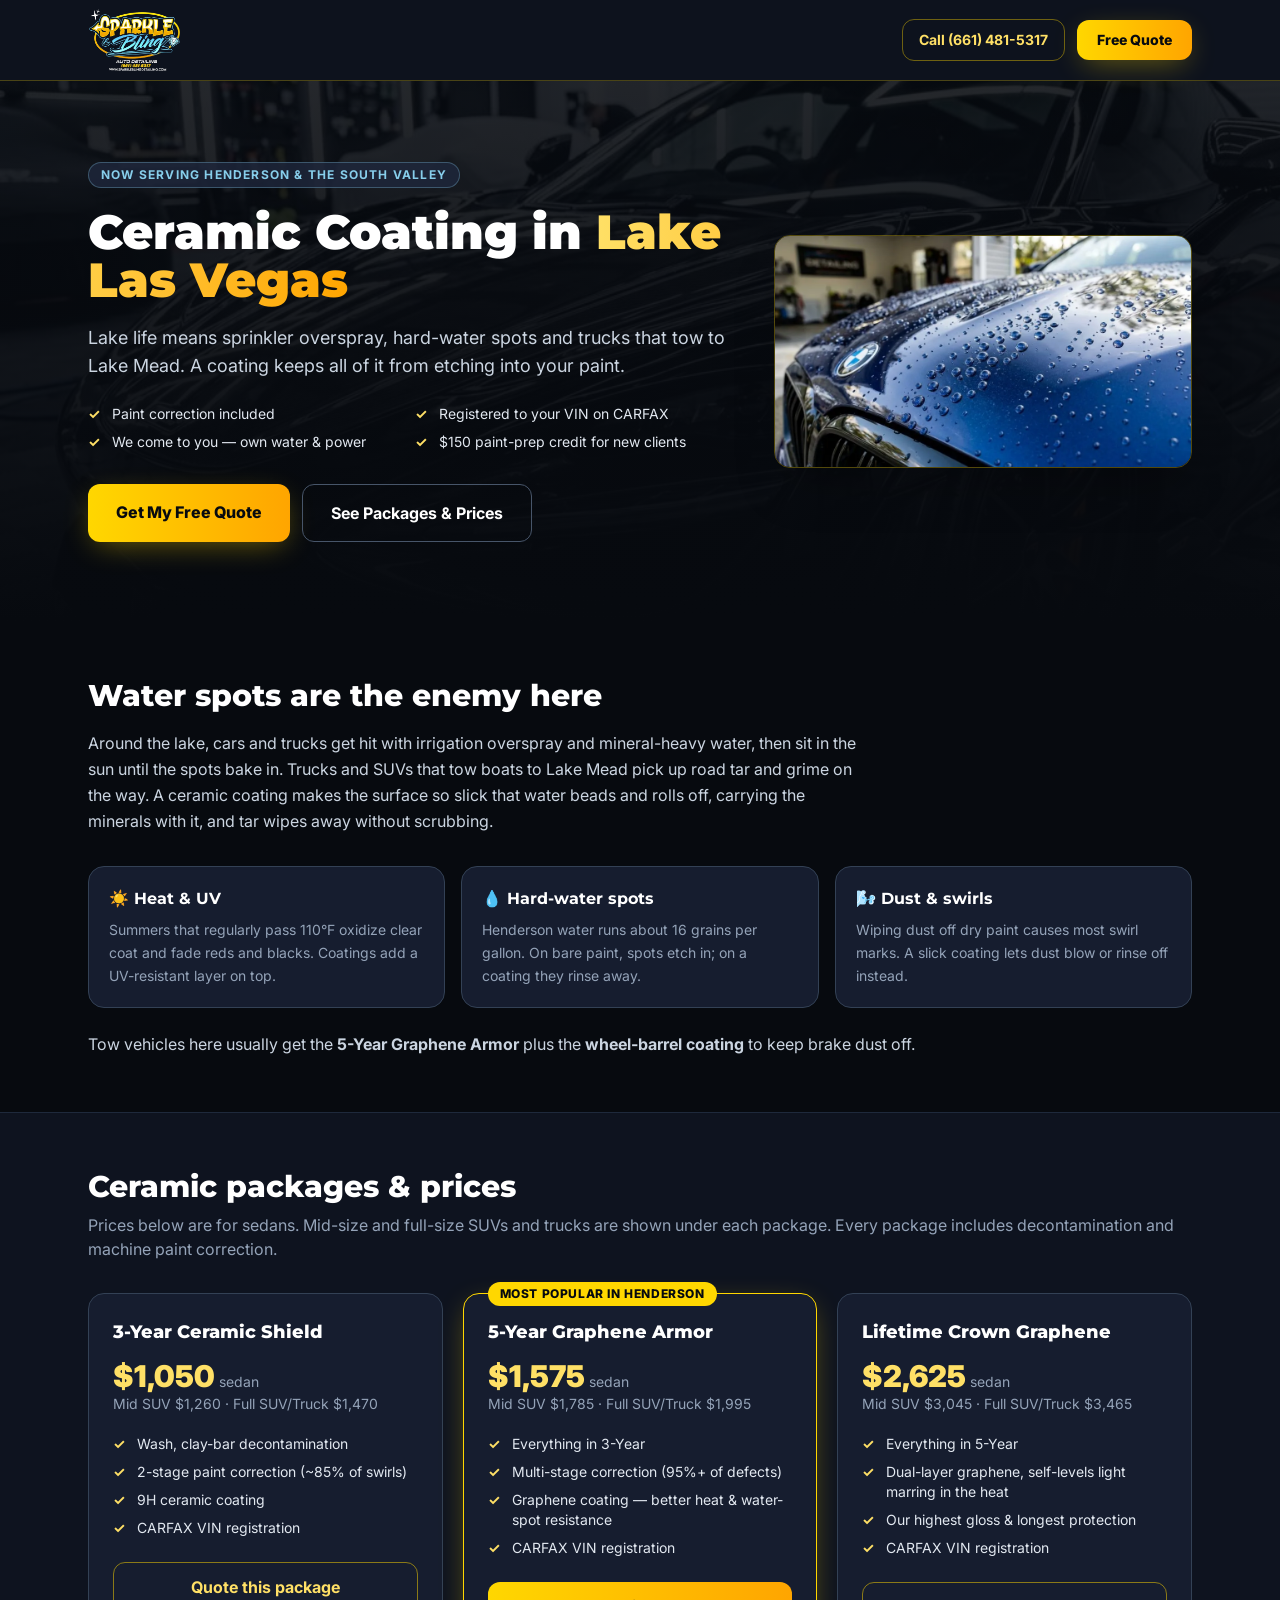
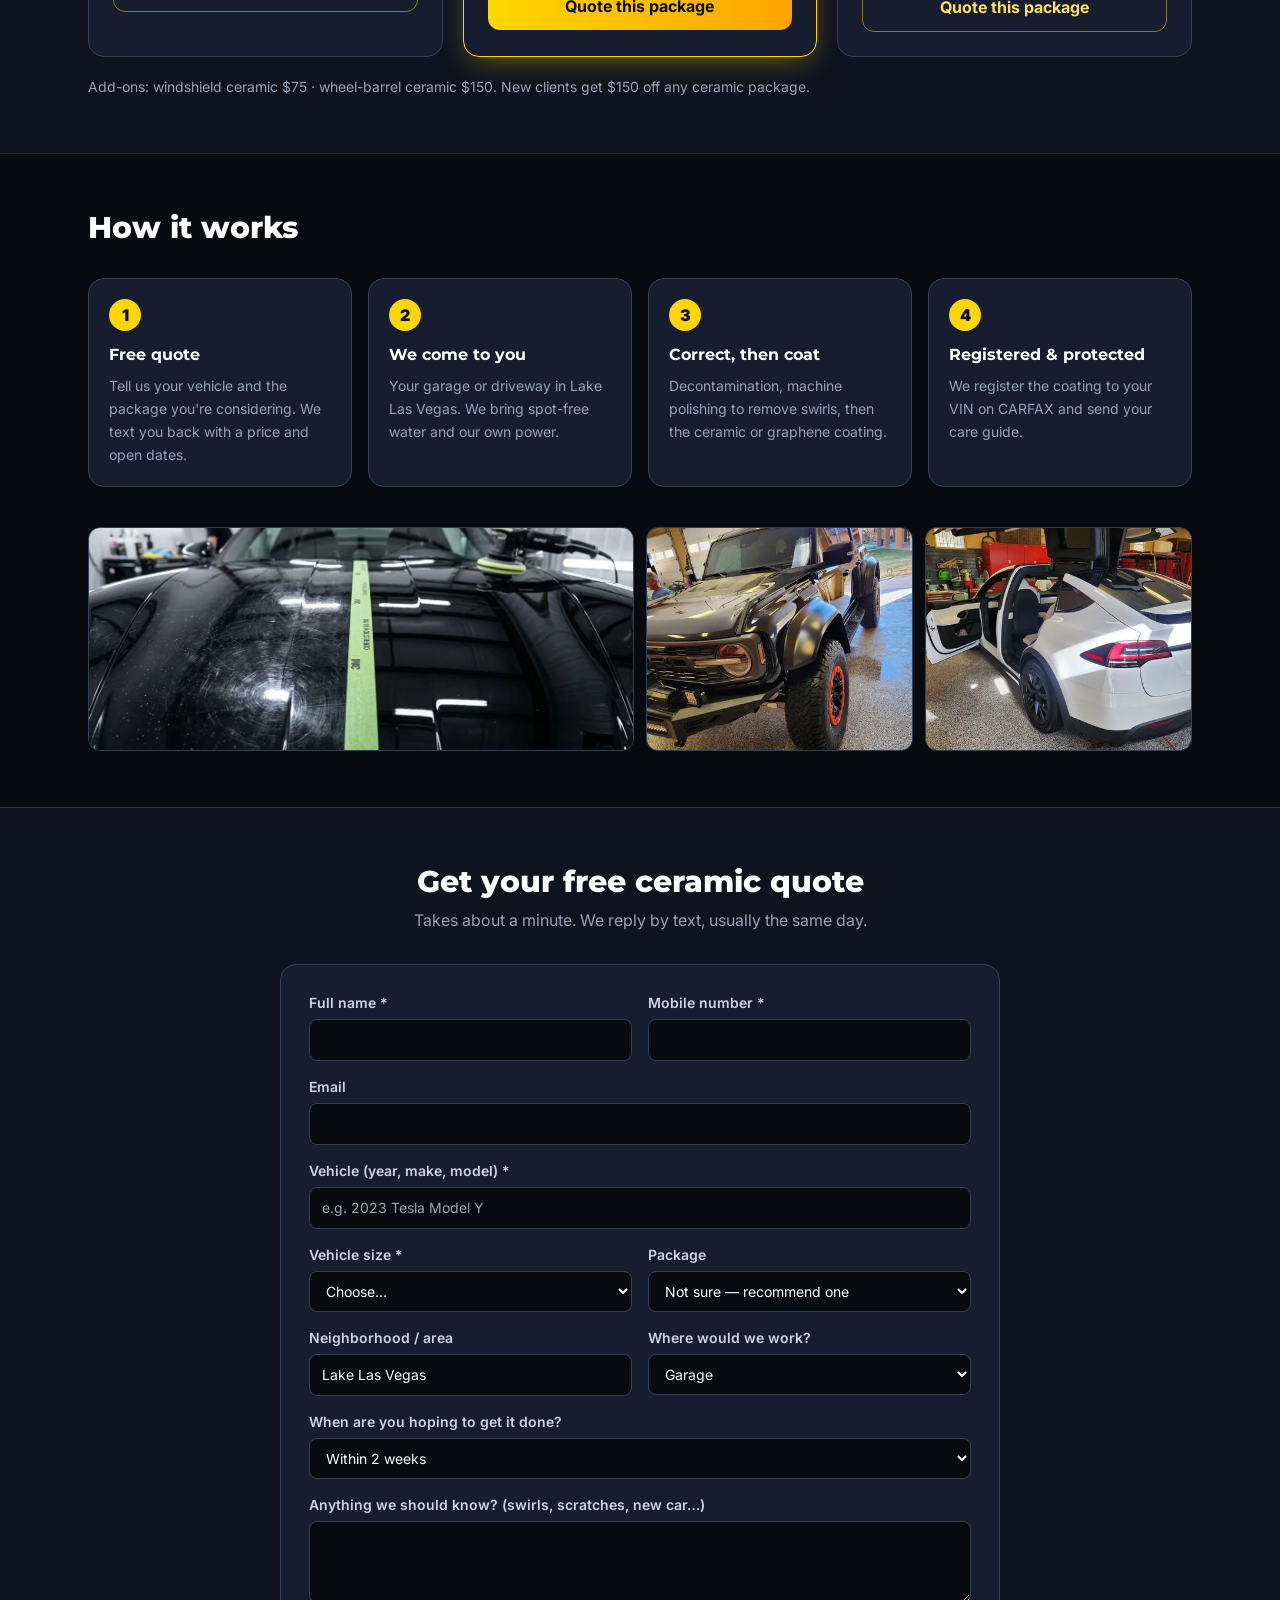
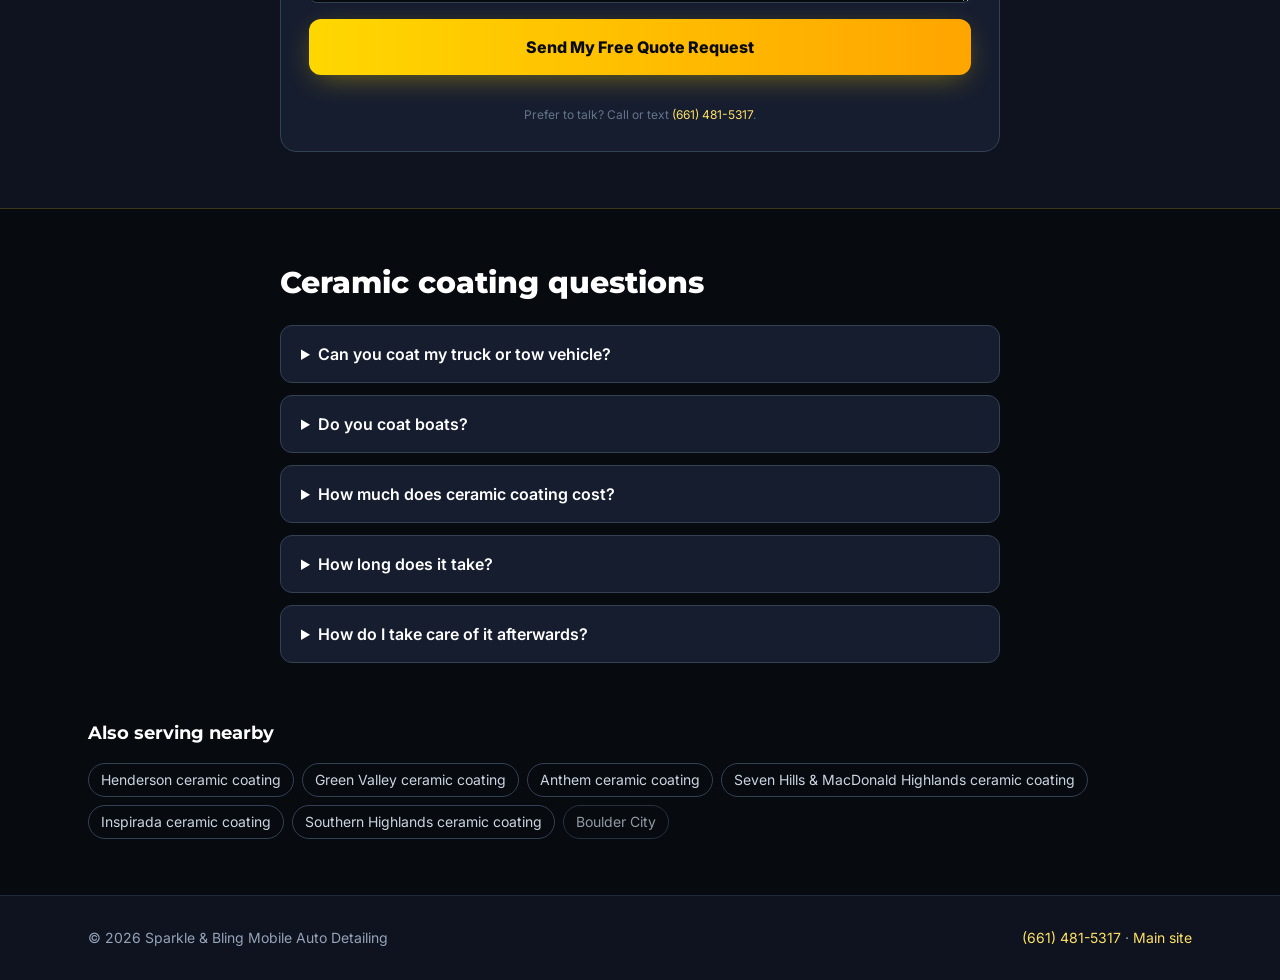
<file: lake-las-vegas-ceramic-coating/index.html>
<!DOCTYPE html>
<html lang="en">
<head>
<meta charset="UTF-8">
<meta name="viewport" content="width=device-width, initial-scale=1.0">
<title>Ceramic Coating in Lake Las Vegas, NV | Mobile Detailing | Sparkle &amp; Bling</title>
<meta name="description" content="Mobile ceramic coating in Lake Las Vegas — cars, SUVs and tow trucks. Hard-water spot protection, paint correction included. Free quote.">
<link rel="canonical" href="https://www.sparkleblingdetailing.com/lake-las-vegas-ceramic-coating/">
<meta property="og:type" content="website">
<meta property="og:title" content="Ceramic Coating in Lake Las Vegas, NV | Mobile Detailing | Sparkle &amp; Bling">
<meta property="og:description" content="Mobile ceramic coating in Lake Las Vegas — cars, SUVs and tow trucks. Hard-water spot protection, paint correction included. Free quote.">
<meta property="og:url" content="https://www.sparkleblingdetailing.com/lake-las-vegas-ceramic-coating/">
<meta property="og:image" content="https://www.sparkleblingdetailing.com/assets/hero-gloss.webp">
<meta name="theme-color" content="#0E131F">
<link rel="icon" href="/assets/logo.png">
<link rel="preconnect" href="https://fonts.googleapis.com"><link rel="preconnect" href="https://fonts.gstatic.com" crossorigin>
<link href="https://fonts.googleapis.com/css2?family=Inter:wght@400;500;600;700&family=Montserrat:wght@700;800;900&display=swap" rel="stylesheet">
<link rel="stylesheet" href="/assets/lp.css">
<link rel="preload" as="image" href="/assets/hero-gloss.webp">
<script type="application/ld+json">[{"@context":"https://schema.org","@type":"Service","serviceType":"Ceramic coating","name":"Ceramic Coating in Lake Las Vegas","provider":{"@type":"AutoWash","name":"Sparkle & Bling Mobile Auto Detailing","telephone":"+16614815317","url":"https://www.sparkleblingdetailing.com/","image":"https://www.sparkleblingdetailing.com/assets/logo.png"},"areaServed":{"@type":"Place","name":"Lake Las Vegas, NV"},"offers":[{"@type":"Offer","name":"3-Year Ceramic Shield","price":1050,"priceCurrency":"USD"},{"@type":"Offer","name":"5-Year Graphene Armor","price":1575,"priceCurrency":"USD"},{"@type":"Offer","name":"Lifetime Crown Graphene","price":2625,"priceCurrency":"USD"}]},{"@context":"https://schema.org","@type":"FAQPage","mainEntity":[{"@type":"Question","name":"Can you coat my truck or tow vehicle?","acceptedAnswer":{"@type":"Answer","text":"Yes. Full-size trucks and SUVs are priced by size; your quote covers the exact vehicle."}},{"@type":"Question","name":"Do you coat boats?","acceptedAnswer":{"@type":"Answer","text":"Not at this time — we focus on cars, trucks and SUVs."}},{"@type":"Question","name":"How much does ceramic coating cost?","acceptedAnswer":{"@type":"Answer","text":"Sedans start at $1,050 for our 3-Year Ceramic Shield, $1,575 for 5-Year Graphene and $2,625 for Lifetime. SUVs and trucks cost a little more. Paint correction is included in every package, and new clients get a $150 paint-prep credit."}},{"@type":"Question","name":"How long does it take?","acceptedAnswer":{"@type":"Answer","text":"Plan on a full day for the 3-Year and 5-Year packages and up to two days for Lifetime. Most of that is paint correction — that is what makes the gloss."}},{"@type":"Question","name":"How do I take care of it afterwards?","acceptedAnswer":{"@type":"Answer","text":"Keep it dry for the first 24 hours and skip soap for a week. After that, a gentle hand wash every couple of weeks is all it needs. We send you a simple care guide."}}]}]</script>
<script src="/assets/tracking.js"></script>
</head>
<body class="bg-onyx-950 text-slate-200 font-body antialiased pb-20 md:pb-0">

<header class="sticky top-0 z-40 bg-onyx-900/95 backdrop-blur border-b border-gold-500/25">
  <div class="max-w-6xl mx-auto px-4 sm:px-6 py-2 flex items-center justify-between gap-3">
    <a href="/" aria-label="Sparkle &amp; Bling Mobile Auto Detailing home"><img src="/assets/logo.webp" alt="Sparkle &amp; Bling logo" width="360" height="247" class="h-14 sm:h-16 w-auto"></a>
    <div class="flex items-center gap-2 sm:gap-3">
      <a href="tel:+16614815317" class="hidden sm:inline-flex items-center px-4 py-2.5 rounded-xl border border-gold-500/40 text-gold-400 font-bold text-sm whitespace-nowrap">Call (661) 481-5317</a>
      <a href="#quote" class="inline-flex items-center px-4 sm:px-5 py-2.5 rounded-xl bg-gradient-to-r from-gold-500 to-amberAccent text-onyx-950 font-extrabold text-sm whitespace-nowrap shadow-gold">Free Quote</a>
    </div>
  </div>
</header>

<main>
<section class="relative overflow-hidden">
  <img src="/assets/hero-gloss.webp" alt="Freshly ceramic-coated black sports car with deep gloss" width="1000" height="558" class="absolute inset-0 w-full h-full object-cover opacity-30">
  <div class="absolute inset-0 bg-gradient-to-b from-onyx-950/60 via-onyx-950/80 to-onyx-950"></div>
  <div class="relative max-w-6xl mx-auto px-4 sm:px-6 pt-12 pb-14 sm:pt-20 sm:pb-20 grid lg:grid-cols-5 gap-10 items-center">
    <div class="lg:col-span-3">
      <p class="inline-block text-xs font-bold tracking-widest uppercase text-skyCyan bg-onyx-800/80 border border-skyCyan/30 rounded-full px-3 py-1 mb-5">Now serving Henderson &amp; the south valley</p>
      <h1 class="font-heading font-black text-3xl sm:text-5xl leading-tight text-white">Ceramic Coating in <span class="gold">Lake Las Vegas</span></h1>
      <p class="mt-5 text-lg text-slate-300 max-w-2xl">Lake life means sprinkler overspray, hard-water spots and trucks that tow to Lake Mead. A coating keeps all of it from etching into your paint.</p>
      <ul class="mt-6 grid sm:grid-cols-2 gap-2 text-sm">
        <li class="check">Paint correction included</li>
        <li class="check">Registered to your VIN on CARFAX</li>
        <li class="check">We come to you — own water &amp; power</li>
        <li class="check">$150 paint-prep credit for new clients</li>
      </ul>
      <div class="mt-8 flex flex-col sm:flex-row gap-3">
        <a href="#quote" class="text-center px-7 py-4 rounded-xl bg-gradient-to-r from-gold-500 to-amberAccent text-onyx-950 font-extrabold shadow-gold">Get My Free Quote</a>
        <a href="#packages" class="text-center px-7 py-4 rounded-xl border border-slate-600 text-white font-bold hover:border-gold-500">See Packages &amp; Prices</a>
      </div>
    </div>
    <div class="lg:col-span-2 hidden lg:block">
      <img src="/assets/water-beading.webp" alt="Water beading on ceramic-coated paint" width="1000" height="558" loading="lazy" class="rounded-2xl border border-gold-500/30 shadow-2xl">
    </div>
  </div>
</section>

<section class="max-w-6xl mx-auto px-4 sm:px-6 py-14">
  <h2 class="font-heading font-extrabold text-2xl sm:text-3xl text-white">Water spots are the enemy here</h2>
  <p class="mt-4 text-slate-300 leading-relaxed max-w-3xl">Around the lake, cars and trucks get hit with irrigation overspray and mineral-heavy water, then sit in the sun until the spots bake in. Trucks and SUVs that tow boats to Lake Mead pick up road tar and grime on the way. A ceramic coating makes the surface so slick that water beads and rolls off, carrying the minerals with it, and tar wipes away without scrubbing.</p>
  <div class="mt-8 grid sm:grid-cols-3 gap-4">
    <div class="card"><h3>☀️ Heat &amp; UV</h3><p>Summers that regularly pass 110°F oxidize clear coat and fade reds and blacks. Coatings add a UV-resistant layer on top.</p></div>
    <div class="card"><h3>💧 Hard-water spots</h3><p>Henderson water runs about 16 grains per gallon. On bare paint, spots etch in; on a coating they rinse away.</p></div>
    <div class="card"><h3>🌬️ Dust &amp; swirls</h3><p>Wiping dust off dry paint causes most swirl marks. A slick coating lets dust blow or rinse off instead.</p></div>
  </div>
  <p class="mt-6 text-slate-300">Tow vehicles here usually get the <strong>5-Year Graphene Armor</strong> plus the <strong>wheel-barrel coating</strong> to keep brake dust off.</p>
</section>

<section id="packages" class="bg-onyx-900 border-y border-slate-800">
  <div class="max-w-6xl mx-auto px-4 sm:px-6 py-14">
    <h2 class="font-heading font-extrabold text-2xl sm:text-3xl text-white">Ceramic packages &amp; prices</h2>
    <p class="mt-2 text-slate-400">Prices below are for sedans. Mid-size and full-size SUVs and trucks are shown under each package. Every package includes decontamination and machine paint correction.</p>
    <div class="mt-8 grid md:grid-cols-3 gap-5">
      <div class="relative rounded-2xl p-6 bg-onyx-850 border border-slate-700">
        
        <h3 class="font-heading font-extrabold text-lg text-white">3-Year Ceramic Shield</h3>
        <p class="mt-3"><span class="text-3xl font-black text-gold-400">$1,050</span> <span class="text-slate-400 text-sm">sedan</span></p>
        <p class="text-sm text-slate-400">Mid SUV $1,260 · Full SUV/Truck $1,470</p>
        <ul class="mt-5 space-y-2 text-sm"><li class="check">Wash, clay-bar decontamination</li><li class="check">2-stage paint correction (~85% of swirls)</li><li class="check">9H ceramic coating</li><li class="check">CARFAX VIN registration</li></ul>
        <a href="#quote" data-tier="ceramic_3yr" class="tier-btn mt-6 block text-center px-5 py-3 rounded-xl border border-gold-500/50 text-gold-400 font-bold">Quote this package</a>
      </div>
      <div class="relative rounded-2xl p-6 bg-onyx-850 border border-gold-500 shadow-gold">
        <span class="absolute -top-3 left-6 text-xs font-extrabold uppercase tracking-wider bg-gold-500 text-onyx-950 rounded-full px-3 py-1">Most popular in Henderson</span>
        <h3 class="font-heading font-extrabold text-lg text-white">5-Year Graphene Armor</h3>
        <p class="mt-3"><span class="text-3xl font-black text-gold-400">$1,575</span> <span class="text-slate-400 text-sm">sedan</span></p>
        <p class="text-sm text-slate-400">Mid SUV $1,785 · Full SUV/Truck $1,995</p>
        <ul class="mt-5 space-y-2 text-sm"><li class="check">Everything in 3-Year</li><li class="check">Multi-stage correction (95%+ of defects)</li><li class="check">Graphene coating — better heat & water-spot resistance</li><li class="check">CARFAX VIN registration</li></ul>
        <a href="#quote" data-tier="ceramic_5yr" class="tier-btn mt-6 block text-center px-5 py-3 rounded-xl bg-gradient-to-r from-gold-500 to-amberAccent text-onyx-950 font-bold">Quote this package</a>
      </div>
      <div class="relative rounded-2xl p-6 bg-onyx-850 border border-slate-700">
        
        <h3 class="font-heading font-extrabold text-lg text-white">Lifetime Crown Graphene</h3>
        <p class="mt-3"><span class="text-3xl font-black text-gold-400">$2,625</span> <span class="text-slate-400 text-sm">sedan</span></p>
        <p class="text-sm text-slate-400">Mid SUV $3,045 · Full SUV/Truck $3,465</p>
        <ul class="mt-5 space-y-2 text-sm"><li class="check">Everything in 5-Year</li><li class="check">Dual-layer graphene, self-levels light marring in the heat</li><li class="check">Our highest gloss & longest protection</li><li class="check">CARFAX VIN registration</li></ul>
        <a href="#quote" data-tier="ceramic_lifetime" class="tier-btn mt-6 block text-center px-5 py-3 rounded-xl border border-gold-500/50 text-gold-400 font-bold">Quote this package</a>
      </div>
    </div>
    <p class="mt-5 text-sm text-slate-400">Add-ons: windshield ceramic $75 · wheel-barrel ceramic $150. New clients get $150 off any ceramic package.</p>
  </div>
</section>

<section class="max-w-6xl mx-auto px-4 sm:px-6 py-14">
  <h2 class="font-heading font-extrabold text-2xl sm:text-3xl text-white">How it works</h2>
  <ol class="mt-8 grid sm:grid-cols-2 lg:grid-cols-4 gap-4">
    <li class="card"><span class="step">1</span><h3>Free quote</h3><p>Tell us your vehicle and the package you're considering. We text you back with a price and open dates.</p></li>
    <li class="card"><span class="step">2</span><h3>We come to you</h3><p>Your garage or driveway in Lake Las Vegas. We bring spot-free water and our own power.</p></li>
    <li class="card"><span class="step">3</span><h3>Correct, then coat</h3><p>Decontamination, machine polishing to remove swirls, then the ceramic or graphene coating.</p></li>
    <li class="card"><span class="step">4</span><h3>Registered &amp; protected</h3><p>We register the coating to your VIN on CARFAX and send your care guide.</p></li>
  </ol>
  <div class="mt-10 grid grid-cols-2 lg:grid-cols-4 gap-3">
    <img src="/assets/paint-correction-5050.webp" alt="50/50 paint correction test showing swirled versus corrected paint" width="1200" height="669" loading="lazy" class="gal col-span-2">
    <img src="/assets/ceramic-finish.webp" alt="Ceramic-coated off-road SUV" width="450" height="600" loading="lazy" class="gal">
    <img src="/assets/lifetime-graphene.webp" alt="White SUV after lifetime graphene coating" width="450" height="600" loading="lazy" class="gal">
  </div>
</section>

<section id="quote" class="bg-onyx-900 border-y border-gold-500/20 scroll-mt-24">
  <div class="max-w-3xl mx-auto px-4 sm:px-6 py-14">
    <h2 class="font-heading font-extrabold text-2xl sm:text-3xl text-white text-center">Get your free ceramic quote</h2>
    <p class="mt-2 text-center text-slate-400">Takes about a minute. We reply by text, usually the same day.</p>
    <form id="quoteForm" class="mt-8 grid sm:grid-cols-2 gap-4 bg-onyx-850 border border-slate-700 rounded-2xl p-5 sm:p-7" novalidate
          data-webhook="https://n8n-production-86e81.up.railway.app/webhook/sparkle-leads" data-city="Lake Las Vegas" data-slug="lake-las-vegas-ceramic-coating" data-credit="150">
      <label class="fld"><span>Full name *</span><input name="name" autocomplete="name" required></label>
      <label class="fld"><span>Mobile number *</span><input name="phone" type="tel" autocomplete="tel" required></label>
      <label class="fld sm:col-span-2"><span>Email</span><input name="email" type="email" autocomplete="email"></label>
      <label class="fld sm:col-span-2"><span>Vehicle (year, make, model) *</span><input name="vehicle" placeholder="e.g. 2023 Tesla Model Y" required></label>
      <label class="fld"><span>Vehicle size *</span><select name="vehicleSize" required>
        <option value="">Choose…</option><option value="sedan">Sedan / coupe</option><option value="mid_suv">Mid-size SUV</option><option value="full_suv">Full-size SUV / truck / van</option></select></label>
      <label class="fld"><span>Package</span><select name="service">
        <option value="">Not sure — recommend one</option><option value="ceramic_3yr">3-Year Ceramic Shield</option><option value="ceramic_5yr">5-Year Graphene Armor</option><option value="ceramic_lifetime">Lifetime Crown Graphene</option></select></label>
      <label class="fld"><span>Neighborhood / area</span><input name="area" value="Lake Las Vegas"></label>
      <label class="fld"><span>Where would we work?</span><select name="location">
        <option value="Garage">Garage</option><option value="Driveway">Driveway</option><option value="Covered parking">Covered parking</option><option value="Not sure">Not sure</option></select></label>
      <label class="fld sm:col-span-2"><span>When are you hoping to get it done?</span><select name="timeframe">
        <option>Within 2 weeks</option><option>This month</option><option>Next 1–3 months</option><option>Just pricing for now</option></select></label>
      <label class="fld sm:col-span-2"><span>Anything we should know? (swirls, scratches, new car…)</span><textarea name="notes" rows="3"></textarea></label>
      <label class="hp" aria-hidden="true">Website <input name="website" tabindex="-1" autocomplete="off"></label>
      <p id="estimate" class="sm:col-span-2 text-sm text-slate-300 hidden"></p>
      <button type="submit" class="sm:col-span-2 px-7 py-4 rounded-xl bg-gradient-to-r from-gold-500 to-amberAccent text-onyx-950 font-extrabold shadow-gold disabled:opacity-60">Send My Free Quote Request</button>
      <p id="formMsg" class="sm:col-span-2 text-center text-sm" role="status" aria-live="polite"></p>
      <p class="sm:col-span-2 text-center text-xs text-slate-500">Prefer to talk? Call or text <a class="text-gold-400" href="tel:+16614815317">(661) 481-5317</a>.</p>
    </form>
  </div>
</section>

<section class="max-w-3xl mx-auto px-4 sm:px-6 py-14">
  <h2 class="font-heading font-extrabold text-2xl sm:text-3xl text-white">Ceramic coating questions</h2>
  <div class="mt-6 space-y-3">
    <details class="faq"><summary>Can you coat my truck or tow vehicle?</summary><p>Yes. Full-size trucks and SUVs are priced by size; your quote covers the exact vehicle.</p></details>
    <details class="faq"><summary>Do you coat boats?</summary><p>Not at this time — we focus on cars, trucks and SUVs.</p></details>
    <details class="faq"><summary>How much does ceramic coating cost?</summary><p>Sedans start at $1,050 for our 3-Year Ceramic Shield, $1,575 for 5-Year Graphene and $2,625 for Lifetime. SUVs and trucks cost a little more. Paint correction is included in every package, and new clients get a $150 paint-prep credit.</p></details>
    <details class="faq"><summary>How long does it take?</summary><p>Plan on a full day for the 3-Year and 5-Year packages and up to two days for Lifetime. Most of that is paint correction — that is what makes the gloss.</p></details>
    <details class="faq"><summary>How do I take care of it afterwards?</summary><p>Keep it dry for the first 24 hours and skip soap for a week. After that, a gentle hand wash every couple of weeks is all it needs. We send you a simple care guide.</p></details>
  </div>
</section>

<section class="max-w-6xl mx-auto px-4 sm:px-6 pb-14">
  <h2 class="font-heading font-bold text-lg text-white">Also serving nearby</h2>
  <ul class="mt-4 flex flex-wrap gap-2">
    <li><a class="chip" href="/henderson-ceramic-coating/">Henderson ceramic coating</a></li>
    <li><a class="chip" href="/green-valley-ceramic-coating/">Green Valley ceramic coating</a></li>
    <li><a class="chip" href="/anthem-ceramic-coating/">Anthem ceramic coating</a></li>
    <li><a class="chip" href="/seven-hills-macdonald-highlands-ceramic-coating/">Seven Hills &amp; MacDonald Highlands ceramic coating</a></li>
    <li><a class="chip" href="/inspirada-ceramic-coating/">Inspirada ceramic coating</a></li>
    <li><a class="chip" href="/southern-highlands-ceramic-coating/">Southern Highlands ceramic coating</a></li>
    <li><span class="chip opacity-70">Boulder City</span></li>
  </ul>
</section>
</main>

<footer class="border-t border-slate-800 bg-onyx-900">
  <div class="max-w-6xl mx-auto px-4 sm:px-6 py-8 text-sm text-slate-400 flex flex-col sm:flex-row gap-3 justify-between">
    <p>© 2026 Sparkle &amp; Bling Mobile Auto Detailing</p>
    <p><a class="text-gold-400" href="tel:+16614815317">(661) 481-5317</a> · <a class="text-gold-400" href="/">Main site</a></p>
  </div>
</footer>

<div class="md:hidden fixed bottom-0 inset-x-0 z-40 grid grid-cols-2 gap-2 p-3 bg-onyx-900/95 backdrop-blur border-t border-gold-500/25">
  <a href="tel:+16614815317" class="text-center py-3 rounded-xl border border-gold-500/40 text-gold-400 font-bold">Call / Text</a>
  <a href="#quote" class="text-center py-3 rounded-xl bg-gradient-to-r from-gold-500 to-amberAccent text-onyx-950 font-extrabold">Free Quote</a>
</div>
<script>window.SB_TIERS=[{"key":"ceramic_3yr","name":"3-Year Ceramic Shield","prices":{"sedan":1050,"mid_suv":1260,"full_suv":1470}},{"key":"ceramic_5yr","name":"5-Year Graphene Armor","prices":{"sedan":1575,"mid_suv":1785,"full_suv":1995}},{"key":"ceramic_lifetime","name":"Lifetime Crown Graphene","prices":{"sedan":2625,"mid_suv":3045,"full_suv":3465}}];</script>
<script src="/assets/lp.js" defer></script>
</body>
</html>
</file>
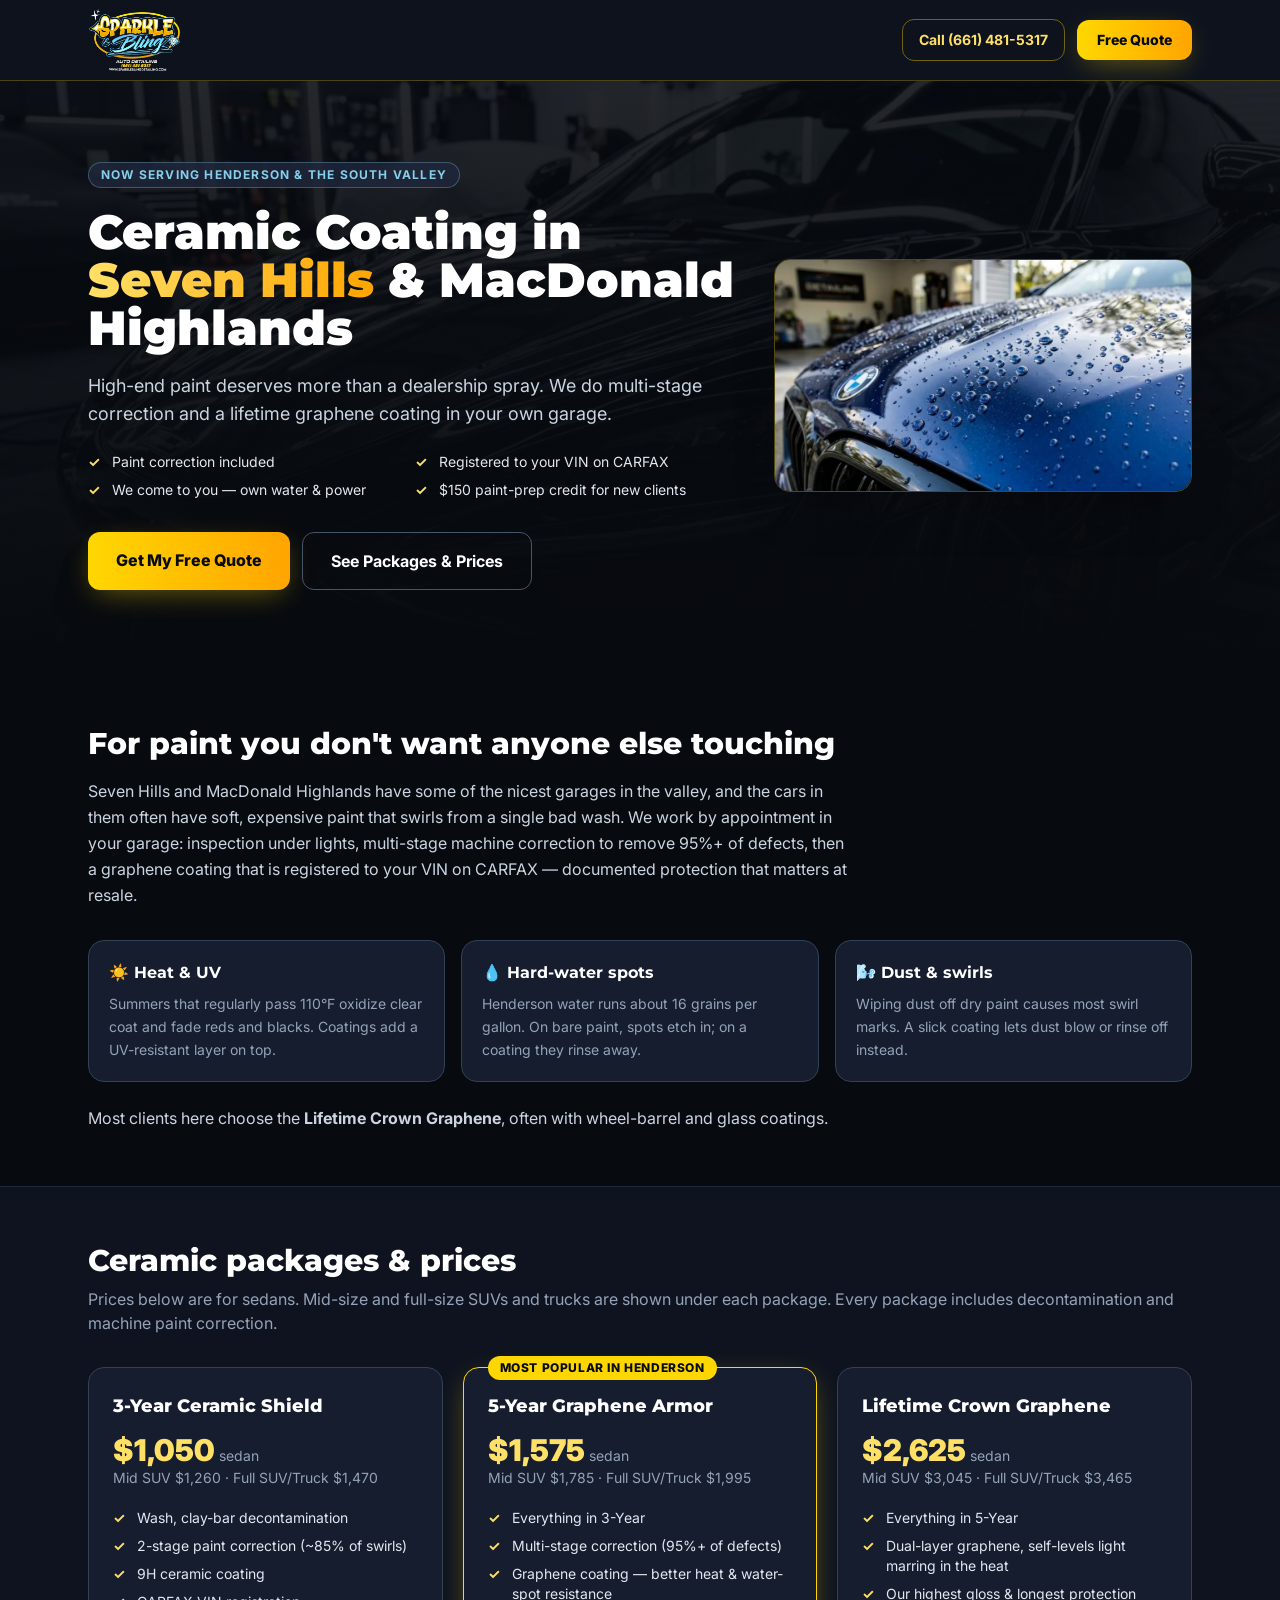
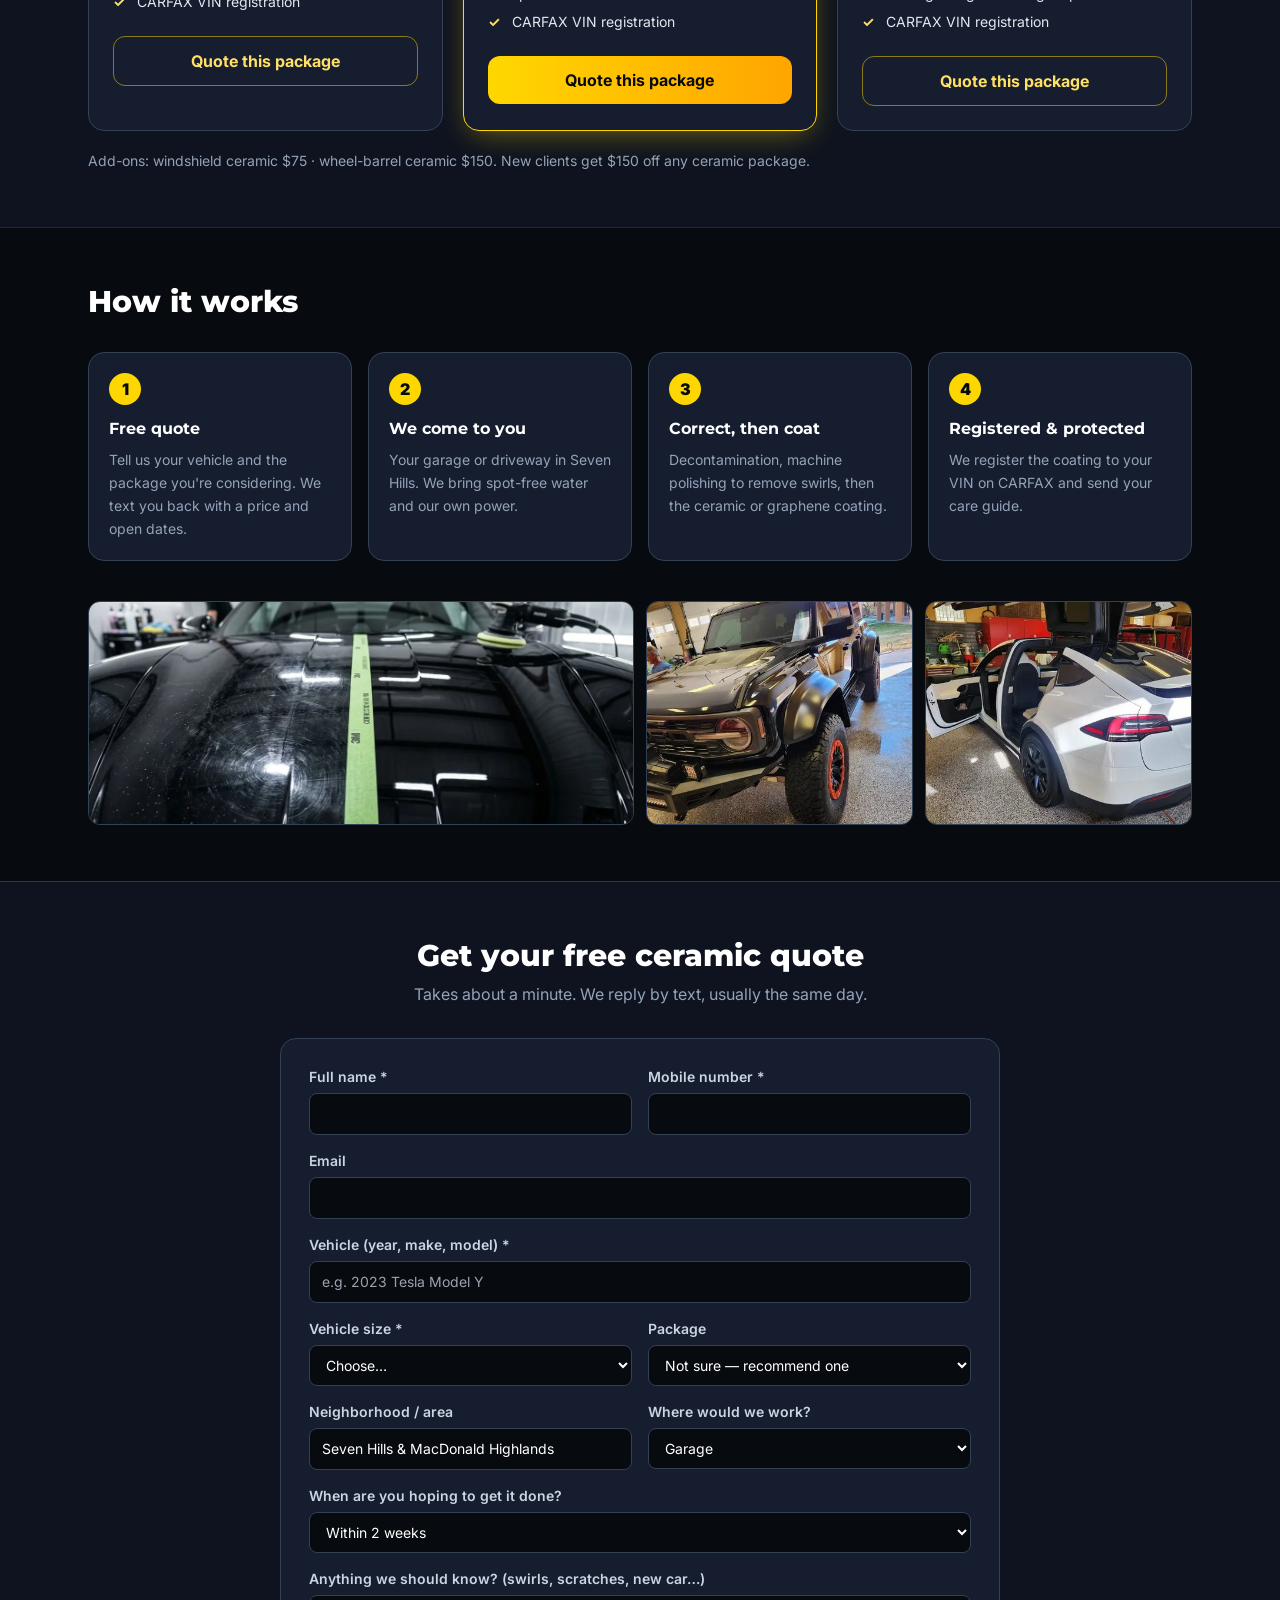
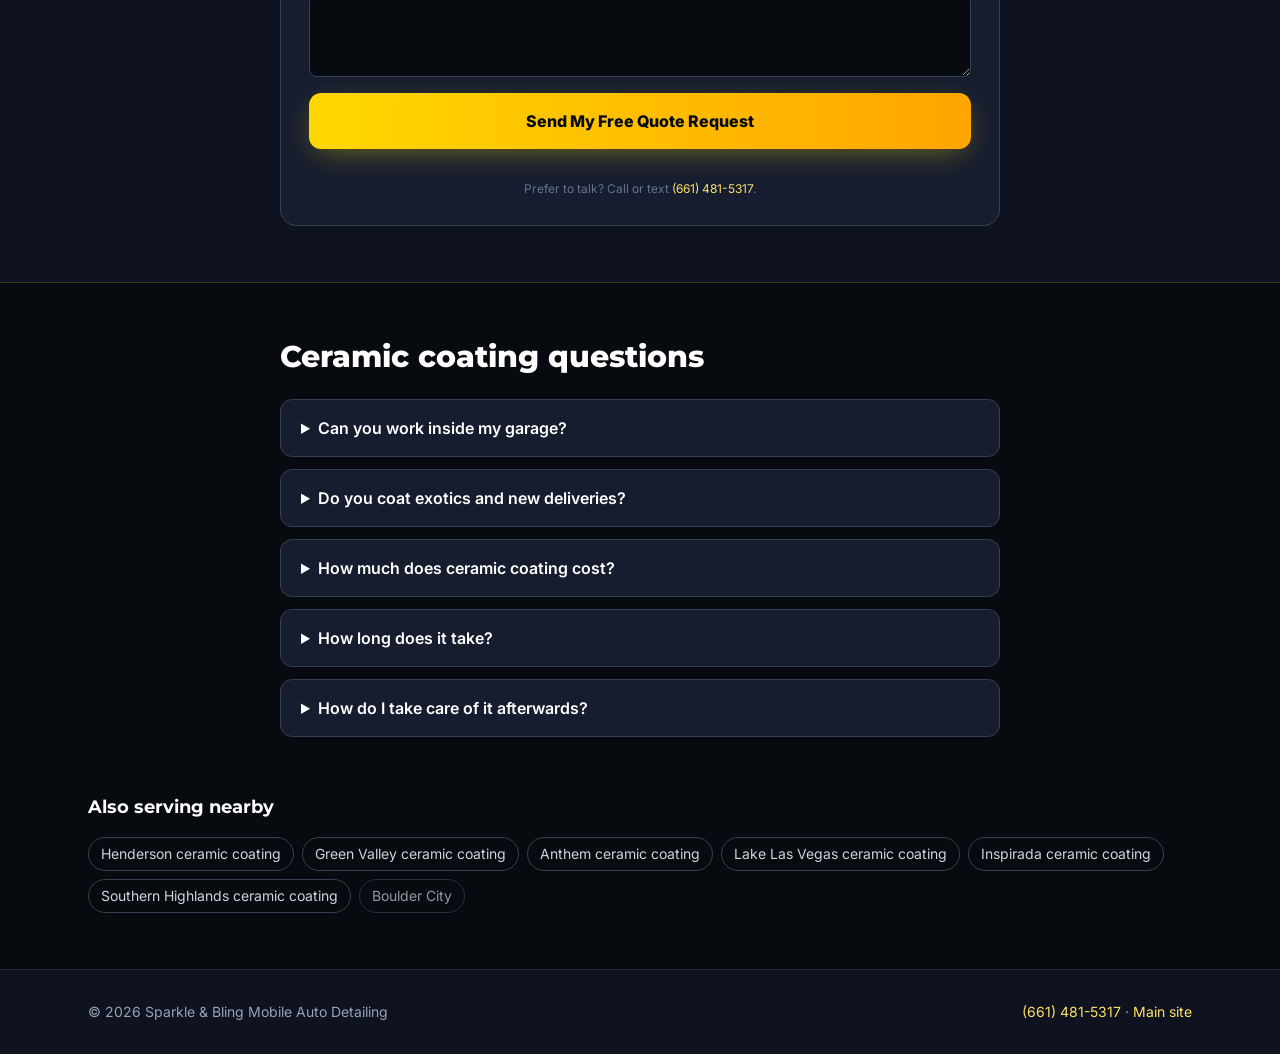
<file: seven-hills-macdonald-highlands-ceramic-coating/index.html>
<!DOCTYPE html>
<html lang="en">
<head>
<meta charset="UTF-8">
<meta name="viewport" content="width=device-width, initial-scale=1.0">
<title>Ceramic Coating in Seven Hills &amp; MacDonald Highlands, Henderson | Sparkle &amp; Bling</title>
<meta name="description" content="Lifetime graphene and ceramic coating for luxury and exotic cars in Seven Hills and MacDonald Highlands. Multi-stage paint correction at your home.">
<link rel="canonical" href="https://www.sparkleblingdetailing.com/seven-hills-macdonald-highlands-ceramic-coating/">
<meta property="og:type" content="website">
<meta property="og:title" content="Ceramic Coating in Seven Hills &amp; MacDonald Highlands, Henderson | Sparkle &amp; Bling">
<meta property="og:description" content="Lifetime graphene and ceramic coating for luxury and exotic cars in Seven Hills and MacDonald Highlands. Multi-stage paint correction at your home.">
<meta property="og:url" content="https://www.sparkleblingdetailing.com/seven-hills-macdonald-highlands-ceramic-coating/">
<meta property="og:image" content="https://www.sparkleblingdetailing.com/assets/hero-gloss.webp">
<meta name="theme-color" content="#0E131F">
<link rel="icon" href="/assets/logo.png">
<link rel="preconnect" href="https://fonts.googleapis.com"><link rel="preconnect" href="https://fonts.gstatic.com" crossorigin>
<link href="https://fonts.googleapis.com/css2?family=Inter:wght@400;500;600;700&family=Montserrat:wght@700;800;900&display=swap" rel="stylesheet">
<link rel="stylesheet" href="/assets/lp.css">
<link rel="preload" as="image" href="/assets/hero-gloss.webp">
<script type="application/ld+json">[{"@context":"https://schema.org","@type":"Service","serviceType":"Ceramic coating","name":"Ceramic Coating in Seven Hills & MacDonald Highlands","provider":{"@type":"AutoWash","name":"Sparkle & Bling Mobile Auto Detailing","telephone":"+16614815317","url":"https://www.sparkleblingdetailing.com/","image":"https://www.sparkleblingdetailing.com/assets/logo.png"},"areaServed":{"@type":"Place","name":"Seven Hills & MacDonald Highlands, NV"},"offers":[{"@type":"Offer","name":"3-Year Ceramic Shield","price":1050,"priceCurrency":"USD"},{"@type":"Offer","name":"5-Year Graphene Armor","price":1575,"priceCurrency":"USD"},{"@type":"Offer","name":"Lifetime Crown Graphene","price":2625,"priceCurrency":"USD"}]},{"@context":"https://schema.org","@type":"FAQPage","mainEntity":[{"@type":"Question","name":"Can you work inside my garage?","acceptedAnswer":{"@type":"Answer","text":"Yes, and we prefer it for multi-stage correction — controlled light and no wind. We protect floors and bring our own water and power."}},{"@type":"Question","name":"Do you coat exotics and new deliveries?","acceptedAnswer":{"@type":"Answer","text":"Yes. New cars still arrive with transport and dealer-wash swirls, so we do a light correction before coating. We'll quote the stage after an inspection."}},{"@type":"Question","name":"How much does ceramic coating cost?","acceptedAnswer":{"@type":"Answer","text":"Sedans start at $1,050 for our 3-Year Ceramic Shield, $1,575 for 5-Year Graphene and $2,625 for Lifetime. SUVs and trucks cost a little more. Paint correction is included in every package, and new clients get a $150 paint-prep credit."}},{"@type":"Question","name":"How long does it take?","acceptedAnswer":{"@type":"Answer","text":"Plan on a full day for the 3-Year and 5-Year packages and up to two days for Lifetime. Most of that is paint correction — that is what makes the gloss."}},{"@type":"Question","name":"How do I take care of it afterwards?","acceptedAnswer":{"@type":"Answer","text":"Keep it dry for the first 24 hours and skip soap for a week. After that, a gentle hand wash every couple of weeks is all it needs. We send you a simple care guide."}}]}]</script>
<script src="/assets/tracking.js"></script>
</head>
<body class="bg-onyx-950 text-slate-200 font-body antialiased pb-20 md:pb-0">

<header class="sticky top-0 z-40 bg-onyx-900/95 backdrop-blur border-b border-gold-500/25">
  <div class="max-w-6xl mx-auto px-4 sm:px-6 py-2 flex items-center justify-between gap-3">
    <a href="/" aria-label="Sparkle &amp; Bling Mobile Auto Detailing home"><img src="/assets/logo.webp" alt="Sparkle &amp; Bling logo" width="360" height="247" class="h-14 sm:h-16 w-auto"></a>
    <div class="flex items-center gap-2 sm:gap-3">
      <a href="tel:+16614815317" class="hidden sm:inline-flex items-center px-4 py-2.5 rounded-xl border border-gold-500/40 text-gold-400 font-bold text-sm whitespace-nowrap">Call (661) 481-5317</a>
      <a href="#quote" class="inline-flex items-center px-4 sm:px-5 py-2.5 rounded-xl bg-gradient-to-r from-gold-500 to-amberAccent text-onyx-950 font-extrabold text-sm whitespace-nowrap shadow-gold">Free Quote</a>
    </div>
  </div>
</header>

<main>
<section class="relative overflow-hidden">
  <img src="/assets/hero-gloss.webp" alt="Freshly ceramic-coated black sports car with deep gloss" width="1000" height="558" class="absolute inset-0 w-full h-full object-cover opacity-30">
  <div class="absolute inset-0 bg-gradient-to-b from-onyx-950/60 via-onyx-950/80 to-onyx-950"></div>
  <div class="relative max-w-6xl mx-auto px-4 sm:px-6 pt-12 pb-14 sm:pt-20 sm:pb-20 grid lg:grid-cols-5 gap-10 items-center">
    <div class="lg:col-span-3">
      <p class="inline-block text-xs font-bold tracking-widest uppercase text-skyCyan bg-onyx-800/80 border border-skyCyan/30 rounded-full px-3 py-1 mb-5">Now serving Henderson &amp; the south valley</p>
      <h1 class="font-heading font-black text-3xl sm:text-5xl leading-tight text-white">Ceramic Coating in <span class="gold">Seven Hills</span> &amp; MacDonald Highlands</h1>
      <p class="mt-5 text-lg text-slate-300 max-w-2xl">High-end paint deserves more than a dealership spray. We do multi-stage correction and a lifetime graphene coating in your own garage.</p>
      <ul class="mt-6 grid sm:grid-cols-2 gap-2 text-sm">
        <li class="check">Paint correction included</li>
        <li class="check">Registered to your VIN on CARFAX</li>
        <li class="check">We come to you — own water &amp; power</li>
        <li class="check">$150 paint-prep credit for new clients</li>
      </ul>
      <div class="mt-8 flex flex-col sm:flex-row gap-3">
        <a href="#quote" class="text-center px-7 py-4 rounded-xl bg-gradient-to-r from-gold-500 to-amberAccent text-onyx-950 font-extrabold shadow-gold">Get My Free Quote</a>
        <a href="#packages" class="text-center px-7 py-4 rounded-xl border border-slate-600 text-white font-bold hover:border-gold-500">See Packages &amp; Prices</a>
      </div>
    </div>
    <div class="lg:col-span-2 hidden lg:block">
      <img src="/assets/water-beading.webp" alt="Water beading on ceramic-coated paint" width="1000" height="558" loading="lazy" class="rounded-2xl border border-gold-500/30 shadow-2xl">
    </div>
  </div>
</section>

<section class="max-w-6xl mx-auto px-4 sm:px-6 py-14">
  <h2 class="font-heading font-extrabold text-2xl sm:text-3xl text-white">For paint you don't want anyone else touching</h2>
  <p class="mt-4 text-slate-300 leading-relaxed max-w-3xl">Seven Hills and MacDonald Highlands have some of the nicest garages in the valley, and the cars in them often have soft, expensive paint that swirls from a single bad wash. We work by appointment in your garage: inspection under lights, multi-stage machine correction to remove 95%+ of defects, then a graphene coating that is registered to your VIN on CARFAX — documented protection that matters at resale.</p>
  <div class="mt-8 grid sm:grid-cols-3 gap-4">
    <div class="card"><h3>☀️ Heat &amp; UV</h3><p>Summers that regularly pass 110°F oxidize clear coat and fade reds and blacks. Coatings add a UV-resistant layer on top.</p></div>
    <div class="card"><h3>💧 Hard-water spots</h3><p>Henderson water runs about 16 grains per gallon. On bare paint, spots etch in; on a coating they rinse away.</p></div>
    <div class="card"><h3>🌬️ Dust &amp; swirls</h3><p>Wiping dust off dry paint causes most swirl marks. A slick coating lets dust blow or rinse off instead.</p></div>
  </div>
  <p class="mt-6 text-slate-300">Most clients here choose the <strong>Lifetime Crown Graphene</strong>, often with wheel-barrel and glass coatings.</p>
</section>

<section id="packages" class="bg-onyx-900 border-y border-slate-800">
  <div class="max-w-6xl mx-auto px-4 sm:px-6 py-14">
    <h2 class="font-heading font-extrabold text-2xl sm:text-3xl text-white">Ceramic packages &amp; prices</h2>
    <p class="mt-2 text-slate-400">Prices below are for sedans. Mid-size and full-size SUVs and trucks are shown under each package. Every package includes decontamination and machine paint correction.</p>
    <div class="mt-8 grid md:grid-cols-3 gap-5">
      <div class="relative rounded-2xl p-6 bg-onyx-850 border border-slate-700">
        
        <h3 class="font-heading font-extrabold text-lg text-white">3-Year Ceramic Shield</h3>
        <p class="mt-3"><span class="text-3xl font-black text-gold-400">$1,050</span> <span class="text-slate-400 text-sm">sedan</span></p>
        <p class="text-sm text-slate-400">Mid SUV $1,260 · Full SUV/Truck $1,470</p>
        <ul class="mt-5 space-y-2 text-sm"><li class="check">Wash, clay-bar decontamination</li><li class="check">2-stage paint correction (~85% of swirls)</li><li class="check">9H ceramic coating</li><li class="check">CARFAX VIN registration</li></ul>
        <a href="#quote" data-tier="ceramic_3yr" class="tier-btn mt-6 block text-center px-5 py-3 rounded-xl border border-gold-500/50 text-gold-400 font-bold">Quote this package</a>
      </div>
      <div class="relative rounded-2xl p-6 bg-onyx-850 border border-gold-500 shadow-gold">
        <span class="absolute -top-3 left-6 text-xs font-extrabold uppercase tracking-wider bg-gold-500 text-onyx-950 rounded-full px-3 py-1">Most popular in Henderson</span>
        <h3 class="font-heading font-extrabold text-lg text-white">5-Year Graphene Armor</h3>
        <p class="mt-3"><span class="text-3xl font-black text-gold-400">$1,575</span> <span class="text-slate-400 text-sm">sedan</span></p>
        <p class="text-sm text-slate-400">Mid SUV $1,785 · Full SUV/Truck $1,995</p>
        <ul class="mt-5 space-y-2 text-sm"><li class="check">Everything in 3-Year</li><li class="check">Multi-stage correction (95%+ of defects)</li><li class="check">Graphene coating — better heat & water-spot resistance</li><li class="check">CARFAX VIN registration</li></ul>
        <a href="#quote" data-tier="ceramic_5yr" class="tier-btn mt-6 block text-center px-5 py-3 rounded-xl bg-gradient-to-r from-gold-500 to-amberAccent text-onyx-950 font-bold">Quote this package</a>
      </div>
      <div class="relative rounded-2xl p-6 bg-onyx-850 border border-slate-700">
        
        <h3 class="font-heading font-extrabold text-lg text-white">Lifetime Crown Graphene</h3>
        <p class="mt-3"><span class="text-3xl font-black text-gold-400">$2,625</span> <span class="text-slate-400 text-sm">sedan</span></p>
        <p class="text-sm text-slate-400">Mid SUV $3,045 · Full SUV/Truck $3,465</p>
        <ul class="mt-5 space-y-2 text-sm"><li class="check">Everything in 5-Year</li><li class="check">Dual-layer graphene, self-levels light marring in the heat</li><li class="check">Our highest gloss & longest protection</li><li class="check">CARFAX VIN registration</li></ul>
        <a href="#quote" data-tier="ceramic_lifetime" class="tier-btn mt-6 block text-center px-5 py-3 rounded-xl border border-gold-500/50 text-gold-400 font-bold">Quote this package</a>
      </div>
    </div>
    <p class="mt-5 text-sm text-slate-400">Add-ons: windshield ceramic $75 · wheel-barrel ceramic $150. New clients get $150 off any ceramic package.</p>
  </div>
</section>

<section class="max-w-6xl mx-auto px-4 sm:px-6 py-14">
  <h2 class="font-heading font-extrabold text-2xl sm:text-3xl text-white">How it works</h2>
  <ol class="mt-8 grid sm:grid-cols-2 lg:grid-cols-4 gap-4">
    <li class="card"><span class="step">1</span><h3>Free quote</h3><p>Tell us your vehicle and the package you're considering. We text you back with a price and open dates.</p></li>
    <li class="card"><span class="step">2</span><h3>We come to you</h3><p>Your garage or driveway in Seven Hills. We bring spot-free water and our own power.</p></li>
    <li class="card"><span class="step">3</span><h3>Correct, then coat</h3><p>Decontamination, machine polishing to remove swirls, then the ceramic or graphene coating.</p></li>
    <li class="card"><span class="step">4</span><h3>Registered &amp; protected</h3><p>We register the coating to your VIN on CARFAX and send your care guide.</p></li>
  </ol>
  <div class="mt-10 grid grid-cols-2 lg:grid-cols-4 gap-3">
    <img src="/assets/paint-correction-5050.webp" alt="50/50 paint correction test showing swirled versus corrected paint" width="1200" height="669" loading="lazy" class="gal col-span-2">
    <img src="/assets/ceramic-finish.webp" alt="Ceramic-coated off-road SUV" width="450" height="600" loading="lazy" class="gal">
    <img src="/assets/lifetime-graphene.webp" alt="White SUV after lifetime graphene coating" width="450" height="600" loading="lazy" class="gal">
  </div>
</section>

<section id="quote" class="bg-onyx-900 border-y border-gold-500/20 scroll-mt-24">
  <div class="max-w-3xl mx-auto px-4 sm:px-6 py-14">
    <h2 class="font-heading font-extrabold text-2xl sm:text-3xl text-white text-center">Get your free ceramic quote</h2>
    <p class="mt-2 text-center text-slate-400">Takes about a minute. We reply by text, usually the same day.</p>
    <form id="quoteForm" class="mt-8 grid sm:grid-cols-2 gap-4 bg-onyx-850 border border-slate-700 rounded-2xl p-5 sm:p-7" novalidate
          data-webhook="https://n8n-production-86e81.up.railway.app/webhook/sparkle-leads" data-city="Seven Hills &amp; MacDonald Highlands" data-slug="seven-hills-macdonald-highlands-ceramic-coating" data-credit="150">
      <label class="fld"><span>Full name *</span><input name="name" autocomplete="name" required></label>
      <label class="fld"><span>Mobile number *</span><input name="phone" type="tel" autocomplete="tel" required></label>
      <label class="fld sm:col-span-2"><span>Email</span><input name="email" type="email" autocomplete="email"></label>
      <label class="fld sm:col-span-2"><span>Vehicle (year, make, model) *</span><input name="vehicle" placeholder="e.g. 2023 Tesla Model Y" required></label>
      <label class="fld"><span>Vehicle size *</span><select name="vehicleSize" required>
        <option value="">Choose…</option><option value="sedan">Sedan / coupe</option><option value="mid_suv">Mid-size SUV</option><option value="full_suv">Full-size SUV / truck / van</option></select></label>
      <label class="fld"><span>Package</span><select name="service">
        <option value="">Not sure — recommend one</option><option value="ceramic_3yr">3-Year Ceramic Shield</option><option value="ceramic_5yr">5-Year Graphene Armor</option><option value="ceramic_lifetime">Lifetime Crown Graphene</option></select></label>
      <label class="fld"><span>Neighborhood / area</span><input name="area" value="Seven Hills &amp; MacDonald Highlands"></label>
      <label class="fld"><span>Where would we work?</span><select name="location">
        <option value="Garage">Garage</option><option value="Driveway">Driveway</option><option value="Covered parking">Covered parking</option><option value="Not sure">Not sure</option></select></label>
      <label class="fld sm:col-span-2"><span>When are you hoping to get it done?</span><select name="timeframe">
        <option>Within 2 weeks</option><option>This month</option><option>Next 1–3 months</option><option>Just pricing for now</option></select></label>
      <label class="fld sm:col-span-2"><span>Anything we should know? (swirls, scratches, new car…)</span><textarea name="notes" rows="3"></textarea></label>
      <label class="hp" aria-hidden="true">Website <input name="website" tabindex="-1" autocomplete="off"></label>
      <p id="estimate" class="sm:col-span-2 text-sm text-slate-300 hidden"></p>
      <button type="submit" class="sm:col-span-2 px-7 py-4 rounded-xl bg-gradient-to-r from-gold-500 to-amberAccent text-onyx-950 font-extrabold shadow-gold disabled:opacity-60">Send My Free Quote Request</button>
      <p id="formMsg" class="sm:col-span-2 text-center text-sm" role="status" aria-live="polite"></p>
      <p class="sm:col-span-2 text-center text-xs text-slate-500">Prefer to talk? Call or text <a class="text-gold-400" href="tel:+16614815317">(661) 481-5317</a>.</p>
    </form>
  </div>
</section>

<section class="max-w-3xl mx-auto px-4 sm:px-6 py-14">
  <h2 class="font-heading font-extrabold text-2xl sm:text-3xl text-white">Ceramic coating questions</h2>
  <div class="mt-6 space-y-3">
    <details class="faq"><summary>Can you work inside my garage?</summary><p>Yes, and we prefer it for multi-stage correction — controlled light and no wind. We protect floors and bring our own water and power.</p></details>
    <details class="faq"><summary>Do you coat exotics and new deliveries?</summary><p>Yes. New cars still arrive with transport and dealer-wash swirls, so we do a light correction before coating. We'll quote the stage after an inspection.</p></details>
    <details class="faq"><summary>How much does ceramic coating cost?</summary><p>Sedans start at $1,050 for our 3-Year Ceramic Shield, $1,575 for 5-Year Graphene and $2,625 for Lifetime. SUVs and trucks cost a little more. Paint correction is included in every package, and new clients get a $150 paint-prep credit.</p></details>
    <details class="faq"><summary>How long does it take?</summary><p>Plan on a full day for the 3-Year and 5-Year packages and up to two days for Lifetime. Most of that is paint correction — that is what makes the gloss.</p></details>
    <details class="faq"><summary>How do I take care of it afterwards?</summary><p>Keep it dry for the first 24 hours and skip soap for a week. After that, a gentle hand wash every couple of weeks is all it needs. We send you a simple care guide.</p></details>
  </div>
</section>

<section class="max-w-6xl mx-auto px-4 sm:px-6 pb-14">
  <h2 class="font-heading font-bold text-lg text-white">Also serving nearby</h2>
  <ul class="mt-4 flex flex-wrap gap-2">
    <li><a class="chip" href="/henderson-ceramic-coating/">Henderson ceramic coating</a></li>
    <li><a class="chip" href="/green-valley-ceramic-coating/">Green Valley ceramic coating</a></li>
    <li><a class="chip" href="/anthem-ceramic-coating/">Anthem ceramic coating</a></li>
    <li><a class="chip" href="/lake-las-vegas-ceramic-coating/">Lake Las Vegas ceramic coating</a></li>
    <li><a class="chip" href="/inspirada-ceramic-coating/">Inspirada ceramic coating</a></li>
    <li><a class="chip" href="/southern-highlands-ceramic-coating/">Southern Highlands ceramic coating</a></li>
    <li><span class="chip opacity-70">Boulder City</span></li>
  </ul>
</section>
</main>

<footer class="border-t border-slate-800 bg-onyx-900">
  <div class="max-w-6xl mx-auto px-4 sm:px-6 py-8 text-sm text-slate-400 flex flex-col sm:flex-row gap-3 justify-between">
    <p>© 2026 Sparkle &amp; Bling Mobile Auto Detailing</p>
    <p><a class="text-gold-400" href="tel:+16614815317">(661) 481-5317</a> · <a class="text-gold-400" href="/">Main site</a></p>
  </div>
</footer>

<div class="md:hidden fixed bottom-0 inset-x-0 z-40 grid grid-cols-2 gap-2 p-3 bg-onyx-900/95 backdrop-blur border-t border-gold-500/25">
  <a href="tel:+16614815317" class="text-center py-3 rounded-xl border border-gold-500/40 text-gold-400 font-bold">Call / Text</a>
  <a href="#quote" class="text-center py-3 rounded-xl bg-gradient-to-r from-gold-500 to-amberAccent text-onyx-950 font-extrabold">Free Quote</a>
</div>
<script>window.SB_TIERS=[{"key":"ceramic_3yr","name":"3-Year Ceramic Shield","prices":{"sedan":1050,"mid_suv":1260,"full_suv":1470}},{"key":"ceramic_5yr","name":"5-Year Graphene Armor","prices":{"sedan":1575,"mid_suv":1785,"full_suv":1995}},{"key":"ceramic_lifetime","name":"Lifetime Crown Graphene","prices":{"sedan":2625,"mid_suv":3045,"full_suv":3465}}];</script>
<script src="/assets/lp.js" defer></script>
</body>
</html>
</file>
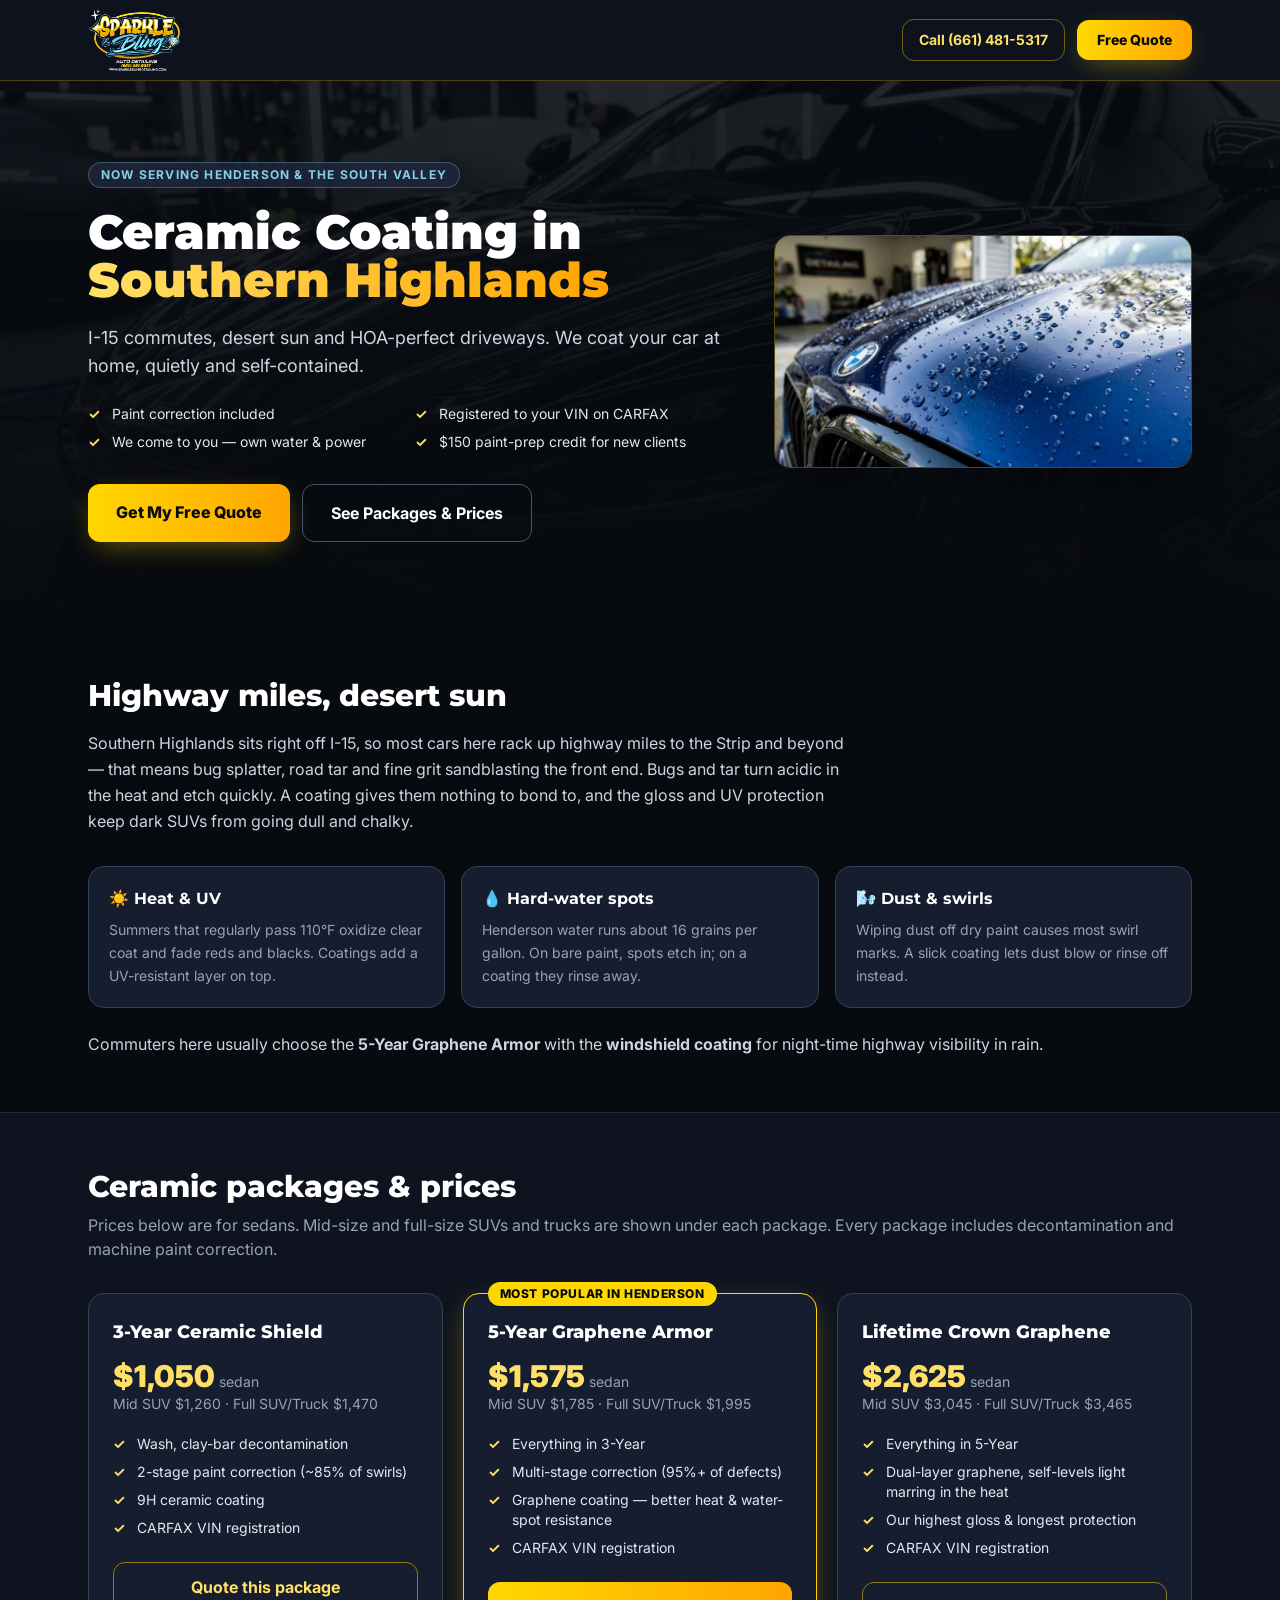
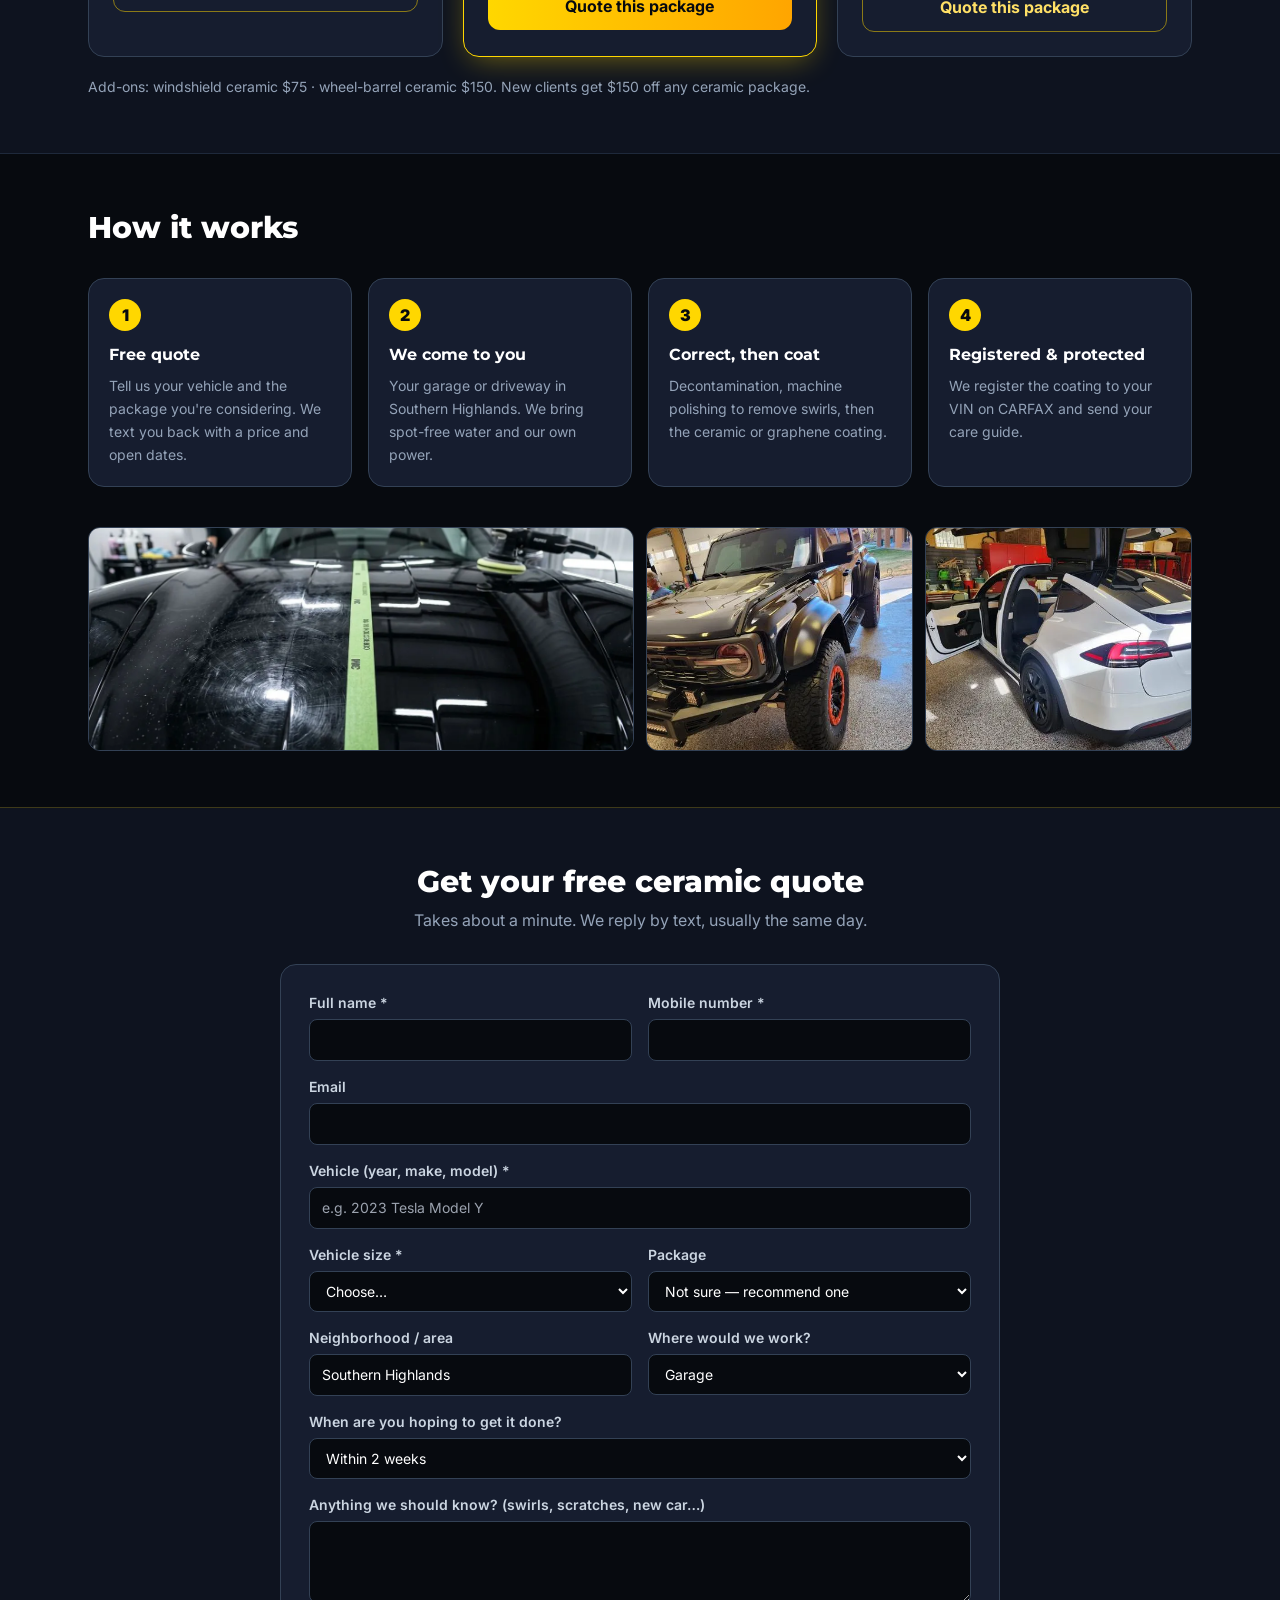
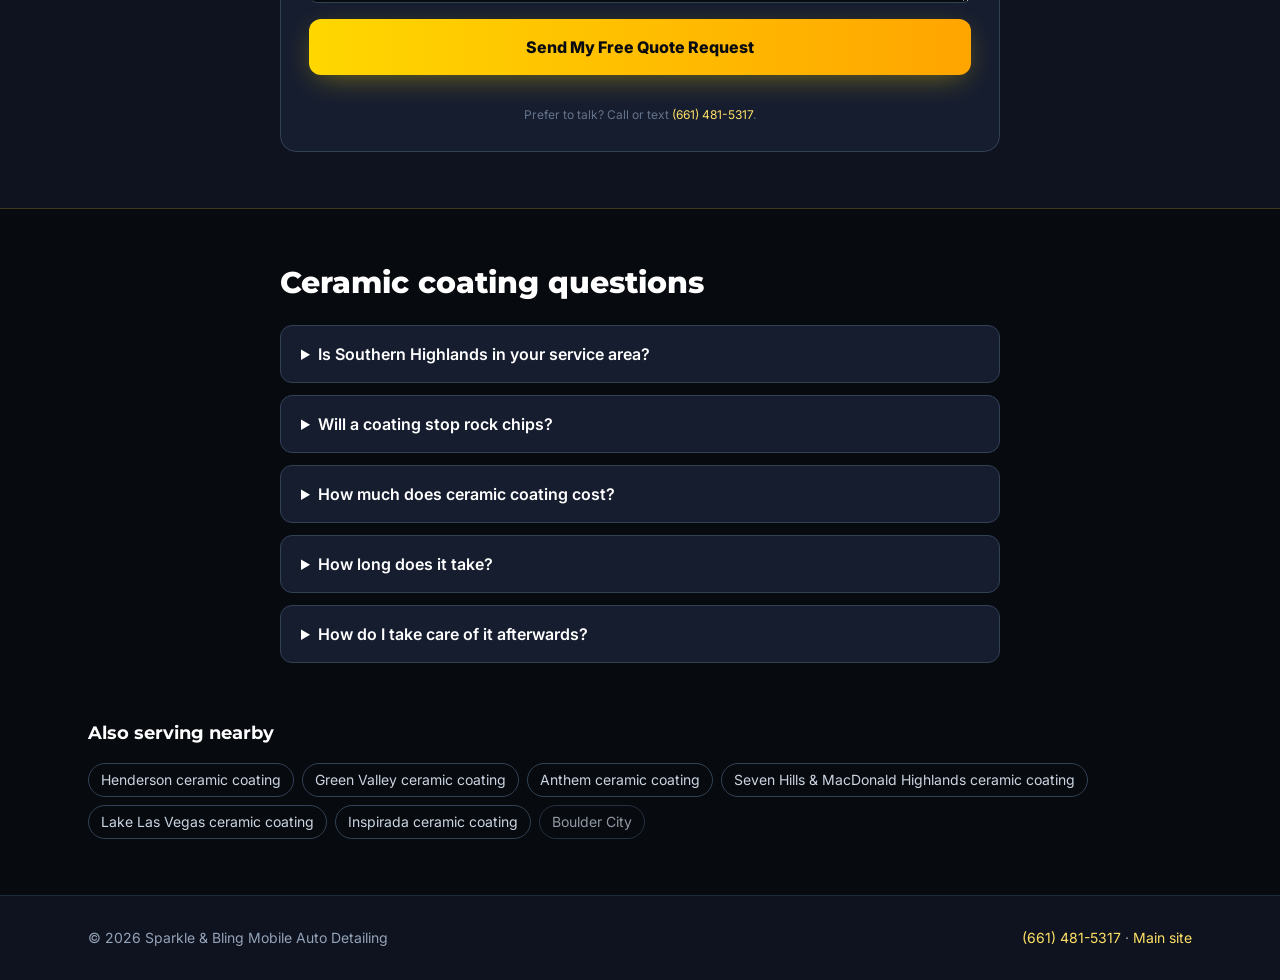
<file: southern-highlands-ceramic-coating/index.html>
<!DOCTYPE html>
<html lang="en">
<head>
<meta charset="UTF-8">
<meta name="viewport" content="width=device-width, initial-scale=1.0">
<title>Ceramic Coating in Southern Highlands, Las Vegas | Sparkle &amp; Bling</title>
<meta name="description" content="Mobile ceramic &amp; graphene coating in Southern Highlands. I-15 road grime and sun protection with paint correction included. Free quote.">
<link rel="canonical" href="https://www.sparkleblingdetailing.com/southern-highlands-ceramic-coating/">
<meta property="og:type" content="website">
<meta property="og:title" content="Ceramic Coating in Southern Highlands, Las Vegas | Sparkle &amp; Bling">
<meta property="og:description" content="Mobile ceramic &amp; graphene coating in Southern Highlands. I-15 road grime and sun protection with paint correction included. Free quote.">
<meta property="og:url" content="https://www.sparkleblingdetailing.com/southern-highlands-ceramic-coating/">
<meta property="og:image" content="https://www.sparkleblingdetailing.com/assets/hero-gloss.webp">
<meta name="theme-color" content="#0E131F">
<link rel="icon" href="/assets/logo.png">
<link rel="preconnect" href="https://fonts.googleapis.com"><link rel="preconnect" href="https://fonts.gstatic.com" crossorigin>
<link href="https://fonts.googleapis.com/css2?family=Inter:wght@400;500;600;700&family=Montserrat:wght@700;800;900&display=swap" rel="stylesheet">
<link rel="stylesheet" href="/assets/lp.css">
<link rel="preload" as="image" href="/assets/hero-gloss.webp">
<script type="application/ld+json">[{"@context":"https://schema.org","@type":"Service","serviceType":"Ceramic coating","name":"Ceramic Coating in Southern Highlands","provider":{"@type":"AutoWash","name":"Sparkle & Bling Mobile Auto Detailing","telephone":"+16614815317","url":"https://www.sparkleblingdetailing.com/","image":"https://www.sparkleblingdetailing.com/assets/logo.png"},"areaServed":{"@type":"Place","name":"Southern Highlands, NV"},"offers":[{"@type":"Offer","name":"3-Year Ceramic Shield","price":1050,"priceCurrency":"USD"},{"@type":"Offer","name":"5-Year Graphene Armor","price":1575,"priceCurrency":"USD"},{"@type":"Offer","name":"Lifetime Crown Graphene","price":2625,"priceCurrency":"USD"}]},{"@context":"https://schema.org","@type":"FAQPage","mainEntity":[{"@type":"Question","name":"Is Southern Highlands in your service area?","acceptedAnswer":{"@type":"Answer","text":"Yes — Southern Highlands and the surrounding southwest valley are covered by our Henderson crew."}},{"@type":"Question","name":"Will a coating stop rock chips?","acceptedAnswer":{"@type":"Answer","text":"No coating stops rock chips — that takes paint protection film. A coating protects against chemical damage, UV, water spots and swirls, and makes the car far easier to keep clean."}},{"@type":"Question","name":"How much does ceramic coating cost?","acceptedAnswer":{"@type":"Answer","text":"Sedans start at $1,050 for our 3-Year Ceramic Shield, $1,575 for 5-Year Graphene and $2,625 for Lifetime. SUVs and trucks cost a little more. Paint correction is included in every package, and new clients get a $150 paint-prep credit."}},{"@type":"Question","name":"How long does it take?","acceptedAnswer":{"@type":"Answer","text":"Plan on a full day for the 3-Year and 5-Year packages and up to two days for Lifetime. Most of that is paint correction — that is what makes the gloss."}},{"@type":"Question","name":"How do I take care of it afterwards?","acceptedAnswer":{"@type":"Answer","text":"Keep it dry for the first 24 hours and skip soap for a week. After that, a gentle hand wash every couple of weeks is all it needs. We send you a simple care guide."}}]}]</script>
<script src="/assets/tracking.js"></script>
</head>
<body class="bg-onyx-950 text-slate-200 font-body antialiased pb-20 md:pb-0">

<header class="sticky top-0 z-40 bg-onyx-900/95 backdrop-blur border-b border-gold-500/25">
  <div class="max-w-6xl mx-auto px-4 sm:px-6 py-2 flex items-center justify-between gap-3">
    <a href="/" aria-label="Sparkle &amp; Bling Mobile Auto Detailing home"><img src="/assets/logo.webp" alt="Sparkle &amp; Bling logo" width="360" height="247" class="h-14 sm:h-16 w-auto"></a>
    <div class="flex items-center gap-2 sm:gap-3">
      <a href="tel:+16614815317" class="hidden sm:inline-flex items-center px-4 py-2.5 rounded-xl border border-gold-500/40 text-gold-400 font-bold text-sm whitespace-nowrap">Call (661) 481-5317</a>
      <a href="#quote" class="inline-flex items-center px-4 sm:px-5 py-2.5 rounded-xl bg-gradient-to-r from-gold-500 to-amberAccent text-onyx-950 font-extrabold text-sm whitespace-nowrap shadow-gold">Free Quote</a>
    </div>
  </div>
</header>

<main>
<section class="relative overflow-hidden">
  <img src="/assets/hero-gloss.webp" alt="Freshly ceramic-coated black sports car with deep gloss" width="1000" height="558" class="absolute inset-0 w-full h-full object-cover opacity-30">
  <div class="absolute inset-0 bg-gradient-to-b from-onyx-950/60 via-onyx-950/80 to-onyx-950"></div>
  <div class="relative max-w-6xl mx-auto px-4 sm:px-6 pt-12 pb-14 sm:pt-20 sm:pb-20 grid lg:grid-cols-5 gap-10 items-center">
    <div class="lg:col-span-3">
      <p class="inline-block text-xs font-bold tracking-widest uppercase text-skyCyan bg-onyx-800/80 border border-skyCyan/30 rounded-full px-3 py-1 mb-5">Now serving Henderson &amp; the south valley</p>
      <h1 class="font-heading font-black text-3xl sm:text-5xl leading-tight text-white">Ceramic Coating in <span class="gold">Southern Highlands</span></h1>
      <p class="mt-5 text-lg text-slate-300 max-w-2xl">I-15 commutes, desert sun and HOA-perfect driveways. We coat your car at home, quietly and self-contained.</p>
      <ul class="mt-6 grid sm:grid-cols-2 gap-2 text-sm">
        <li class="check">Paint correction included</li>
        <li class="check">Registered to your VIN on CARFAX</li>
        <li class="check">We come to you — own water &amp; power</li>
        <li class="check">$150 paint-prep credit for new clients</li>
      </ul>
      <div class="mt-8 flex flex-col sm:flex-row gap-3">
        <a href="#quote" class="text-center px-7 py-4 rounded-xl bg-gradient-to-r from-gold-500 to-amberAccent text-onyx-950 font-extrabold shadow-gold">Get My Free Quote</a>
        <a href="#packages" class="text-center px-7 py-4 rounded-xl border border-slate-600 text-white font-bold hover:border-gold-500">See Packages &amp; Prices</a>
      </div>
    </div>
    <div class="lg:col-span-2 hidden lg:block">
      <img src="/assets/water-beading.webp" alt="Water beading on ceramic-coated paint" width="1000" height="558" loading="lazy" class="rounded-2xl border border-gold-500/30 shadow-2xl">
    </div>
  </div>
</section>

<section class="max-w-6xl mx-auto px-4 sm:px-6 py-14">
  <h2 class="font-heading font-extrabold text-2xl sm:text-3xl text-white">Highway miles, desert sun</h2>
  <p class="mt-4 text-slate-300 leading-relaxed max-w-3xl">Southern Highlands sits right off I-15, so most cars here rack up highway miles to the Strip and beyond — that means bug splatter, road tar and fine grit sandblasting the front end. Bugs and tar turn acidic in the heat and etch quickly. A coating gives them nothing to bond to, and the gloss and UV protection keep dark SUVs from going dull and chalky.</p>
  <div class="mt-8 grid sm:grid-cols-3 gap-4">
    <div class="card"><h3>☀️ Heat &amp; UV</h3><p>Summers that regularly pass 110°F oxidize clear coat and fade reds and blacks. Coatings add a UV-resistant layer on top.</p></div>
    <div class="card"><h3>💧 Hard-water spots</h3><p>Henderson water runs about 16 grains per gallon. On bare paint, spots etch in; on a coating they rinse away.</p></div>
    <div class="card"><h3>🌬️ Dust &amp; swirls</h3><p>Wiping dust off dry paint causes most swirl marks. A slick coating lets dust blow or rinse off instead.</p></div>
  </div>
  <p class="mt-6 text-slate-300">Commuters here usually choose the <strong>5-Year Graphene Armor</strong> with the <strong>windshield coating</strong> for night-time highway visibility in rain.</p>
</section>

<section id="packages" class="bg-onyx-900 border-y border-slate-800">
  <div class="max-w-6xl mx-auto px-4 sm:px-6 py-14">
    <h2 class="font-heading font-extrabold text-2xl sm:text-3xl text-white">Ceramic packages &amp; prices</h2>
    <p class="mt-2 text-slate-400">Prices below are for sedans. Mid-size and full-size SUVs and trucks are shown under each package. Every package includes decontamination and machine paint correction.</p>
    <div class="mt-8 grid md:grid-cols-3 gap-5">
      <div class="relative rounded-2xl p-6 bg-onyx-850 border border-slate-700">
        
        <h3 class="font-heading font-extrabold text-lg text-white">3-Year Ceramic Shield</h3>
        <p class="mt-3"><span class="text-3xl font-black text-gold-400">$1,050</span> <span class="text-slate-400 text-sm">sedan</span></p>
        <p class="text-sm text-slate-400">Mid SUV $1,260 · Full SUV/Truck $1,470</p>
        <ul class="mt-5 space-y-2 text-sm"><li class="check">Wash, clay-bar decontamination</li><li class="check">2-stage paint correction (~85% of swirls)</li><li class="check">9H ceramic coating</li><li class="check">CARFAX VIN registration</li></ul>
        <a href="#quote" data-tier="ceramic_3yr" class="tier-btn mt-6 block text-center px-5 py-3 rounded-xl border border-gold-500/50 text-gold-400 font-bold">Quote this package</a>
      </div>
      <div class="relative rounded-2xl p-6 bg-onyx-850 border border-gold-500 shadow-gold">
        <span class="absolute -top-3 left-6 text-xs font-extrabold uppercase tracking-wider bg-gold-500 text-onyx-950 rounded-full px-3 py-1">Most popular in Henderson</span>
        <h3 class="font-heading font-extrabold text-lg text-white">5-Year Graphene Armor</h3>
        <p class="mt-3"><span class="text-3xl font-black text-gold-400">$1,575</span> <span class="text-slate-400 text-sm">sedan</span></p>
        <p class="text-sm text-slate-400">Mid SUV $1,785 · Full SUV/Truck $1,995</p>
        <ul class="mt-5 space-y-2 text-sm"><li class="check">Everything in 3-Year</li><li class="check">Multi-stage correction (95%+ of defects)</li><li class="check">Graphene coating — better heat & water-spot resistance</li><li class="check">CARFAX VIN registration</li></ul>
        <a href="#quote" data-tier="ceramic_5yr" class="tier-btn mt-6 block text-center px-5 py-3 rounded-xl bg-gradient-to-r from-gold-500 to-amberAccent text-onyx-950 font-bold">Quote this package</a>
      </div>
      <div class="relative rounded-2xl p-6 bg-onyx-850 border border-slate-700">
        
        <h3 class="font-heading font-extrabold text-lg text-white">Lifetime Crown Graphene</h3>
        <p class="mt-3"><span class="text-3xl font-black text-gold-400">$2,625</span> <span class="text-slate-400 text-sm">sedan</span></p>
        <p class="text-sm text-slate-400">Mid SUV $3,045 · Full SUV/Truck $3,465</p>
        <ul class="mt-5 space-y-2 text-sm"><li class="check">Everything in 5-Year</li><li class="check">Dual-layer graphene, self-levels light marring in the heat</li><li class="check">Our highest gloss & longest protection</li><li class="check">CARFAX VIN registration</li></ul>
        <a href="#quote" data-tier="ceramic_lifetime" class="tier-btn mt-6 block text-center px-5 py-3 rounded-xl border border-gold-500/50 text-gold-400 font-bold">Quote this package</a>
      </div>
    </div>
    <p class="mt-5 text-sm text-slate-400">Add-ons: windshield ceramic $75 · wheel-barrel ceramic $150. New clients get $150 off any ceramic package.</p>
  </div>
</section>

<section class="max-w-6xl mx-auto px-4 sm:px-6 py-14">
  <h2 class="font-heading font-extrabold text-2xl sm:text-3xl text-white">How it works</h2>
  <ol class="mt-8 grid sm:grid-cols-2 lg:grid-cols-4 gap-4">
    <li class="card"><span class="step">1</span><h3>Free quote</h3><p>Tell us your vehicle and the package you're considering. We text you back with a price and open dates.</p></li>
    <li class="card"><span class="step">2</span><h3>We come to you</h3><p>Your garage or driveway in Southern Highlands. We bring spot-free water and our own power.</p></li>
    <li class="card"><span class="step">3</span><h3>Correct, then coat</h3><p>Decontamination, machine polishing to remove swirls, then the ceramic or graphene coating.</p></li>
    <li class="card"><span class="step">4</span><h3>Registered &amp; protected</h3><p>We register the coating to your VIN on CARFAX and send your care guide.</p></li>
  </ol>
  <div class="mt-10 grid grid-cols-2 lg:grid-cols-4 gap-3">
    <img src="/assets/paint-correction-5050.webp" alt="50/50 paint correction test showing swirled versus corrected paint" width="1200" height="669" loading="lazy" class="gal col-span-2">
    <img src="/assets/ceramic-finish.webp" alt="Ceramic-coated off-road SUV" width="450" height="600" loading="lazy" class="gal">
    <img src="/assets/lifetime-graphene.webp" alt="White SUV after lifetime graphene coating" width="450" height="600" loading="lazy" class="gal">
  </div>
</section>

<section id="quote" class="bg-onyx-900 border-y border-gold-500/20 scroll-mt-24">
  <div class="max-w-3xl mx-auto px-4 sm:px-6 py-14">
    <h2 class="font-heading font-extrabold text-2xl sm:text-3xl text-white text-center">Get your free ceramic quote</h2>
    <p class="mt-2 text-center text-slate-400">Takes about a minute. We reply by text, usually the same day.</p>
    <form id="quoteForm" class="mt-8 grid sm:grid-cols-2 gap-4 bg-onyx-850 border border-slate-700 rounded-2xl p-5 sm:p-7" novalidate
          data-webhook="https://n8n-production-86e81.up.railway.app/webhook/sparkle-leads" data-city="Southern Highlands" data-slug="southern-highlands-ceramic-coating" data-credit="150">
      <label class="fld"><span>Full name *</span><input name="name" autocomplete="name" required></label>
      <label class="fld"><span>Mobile number *</span><input name="phone" type="tel" autocomplete="tel" required></label>
      <label class="fld sm:col-span-2"><span>Email</span><input name="email" type="email" autocomplete="email"></label>
      <label class="fld sm:col-span-2"><span>Vehicle (year, make, model) *</span><input name="vehicle" placeholder="e.g. 2023 Tesla Model Y" required></label>
      <label class="fld"><span>Vehicle size *</span><select name="vehicleSize" required>
        <option value="">Choose…</option><option value="sedan">Sedan / coupe</option><option value="mid_suv">Mid-size SUV</option><option value="full_suv">Full-size SUV / truck / van</option></select></label>
      <label class="fld"><span>Package</span><select name="service">
        <option value="">Not sure — recommend one</option><option value="ceramic_3yr">3-Year Ceramic Shield</option><option value="ceramic_5yr">5-Year Graphene Armor</option><option value="ceramic_lifetime">Lifetime Crown Graphene</option></select></label>
      <label class="fld"><span>Neighborhood / area</span><input name="area" value="Southern Highlands"></label>
      <label class="fld"><span>Where would we work?</span><select name="location">
        <option value="Garage">Garage</option><option value="Driveway">Driveway</option><option value="Covered parking">Covered parking</option><option value="Not sure">Not sure</option></select></label>
      <label class="fld sm:col-span-2"><span>When are you hoping to get it done?</span><select name="timeframe">
        <option>Within 2 weeks</option><option>This month</option><option>Next 1–3 months</option><option>Just pricing for now</option></select></label>
      <label class="fld sm:col-span-2"><span>Anything we should know? (swirls, scratches, new car…)</span><textarea name="notes" rows="3"></textarea></label>
      <label class="hp" aria-hidden="true">Website <input name="website" tabindex="-1" autocomplete="off"></label>
      <p id="estimate" class="sm:col-span-2 text-sm text-slate-300 hidden"></p>
      <button type="submit" class="sm:col-span-2 px-7 py-4 rounded-xl bg-gradient-to-r from-gold-500 to-amberAccent text-onyx-950 font-extrabold shadow-gold disabled:opacity-60">Send My Free Quote Request</button>
      <p id="formMsg" class="sm:col-span-2 text-center text-sm" role="status" aria-live="polite"></p>
      <p class="sm:col-span-2 text-center text-xs text-slate-500">Prefer to talk? Call or text <a class="text-gold-400" href="tel:+16614815317">(661) 481-5317</a>.</p>
    </form>
  </div>
</section>

<section class="max-w-3xl mx-auto px-4 sm:px-6 py-14">
  <h2 class="font-heading font-extrabold text-2xl sm:text-3xl text-white">Ceramic coating questions</h2>
  <div class="mt-6 space-y-3">
    <details class="faq"><summary>Is Southern Highlands in your service area?</summary><p>Yes — Southern Highlands and the surrounding southwest valley are covered by our Henderson crew.</p></details>
    <details class="faq"><summary>Will a coating stop rock chips?</summary><p>No coating stops rock chips — that takes paint protection film. A coating protects against chemical damage, UV, water spots and swirls, and makes the car far easier to keep clean.</p></details>
    <details class="faq"><summary>How much does ceramic coating cost?</summary><p>Sedans start at $1,050 for our 3-Year Ceramic Shield, $1,575 for 5-Year Graphene and $2,625 for Lifetime. SUVs and trucks cost a little more. Paint correction is included in every package, and new clients get a $150 paint-prep credit.</p></details>
    <details class="faq"><summary>How long does it take?</summary><p>Plan on a full day for the 3-Year and 5-Year packages and up to two days for Lifetime. Most of that is paint correction — that is what makes the gloss.</p></details>
    <details class="faq"><summary>How do I take care of it afterwards?</summary><p>Keep it dry for the first 24 hours and skip soap for a week. After that, a gentle hand wash every couple of weeks is all it needs. We send you a simple care guide.</p></details>
  </div>
</section>

<section class="max-w-6xl mx-auto px-4 sm:px-6 pb-14">
  <h2 class="font-heading font-bold text-lg text-white">Also serving nearby</h2>
  <ul class="mt-4 flex flex-wrap gap-2">
    <li><a class="chip" href="/henderson-ceramic-coating/">Henderson ceramic coating</a></li>
    <li><a class="chip" href="/green-valley-ceramic-coating/">Green Valley ceramic coating</a></li>
    <li><a class="chip" href="/anthem-ceramic-coating/">Anthem ceramic coating</a></li>
    <li><a class="chip" href="/seven-hills-macdonald-highlands-ceramic-coating/">Seven Hills &amp; MacDonald Highlands ceramic coating</a></li>
    <li><a class="chip" href="/lake-las-vegas-ceramic-coating/">Lake Las Vegas ceramic coating</a></li>
    <li><a class="chip" href="/inspirada-ceramic-coating/">Inspirada ceramic coating</a></li>
    <li><span class="chip opacity-70">Boulder City</span></li>
  </ul>
</section>
</main>

<footer class="border-t border-slate-800 bg-onyx-900">
  <div class="max-w-6xl mx-auto px-4 sm:px-6 py-8 text-sm text-slate-400 flex flex-col sm:flex-row gap-3 justify-between">
    <p>© 2026 Sparkle &amp; Bling Mobile Auto Detailing</p>
    <p><a class="text-gold-400" href="tel:+16614815317">(661) 481-5317</a> · <a class="text-gold-400" href="/">Main site</a></p>
  </div>
</footer>

<div class="md:hidden fixed bottom-0 inset-x-0 z-40 grid grid-cols-2 gap-2 p-3 bg-onyx-900/95 backdrop-blur border-t border-gold-500/25">
  <a href="tel:+16614815317" class="text-center py-3 rounded-xl border border-gold-500/40 text-gold-400 font-bold">Call / Text</a>
  <a href="#quote" class="text-center py-3 rounded-xl bg-gradient-to-r from-gold-500 to-amberAccent text-onyx-950 font-extrabold">Free Quote</a>
</div>
<script>window.SB_TIERS=[{"key":"ceramic_3yr","name":"3-Year Ceramic Shield","prices":{"sedan":1050,"mid_suv":1260,"full_suv":1470}},{"key":"ceramic_5yr","name":"5-Year Graphene Armor","prices":{"sedan":1575,"mid_suv":1785,"full_suv":1995}},{"key":"ceramic_lifetime","name":"Lifetime Crown Graphene","prices":{"sedan":2625,"mid_suv":3045,"full_suv":3465}}];</script>
<script src="/assets/lp.js" defer></script>
</body>
</html>
</file>
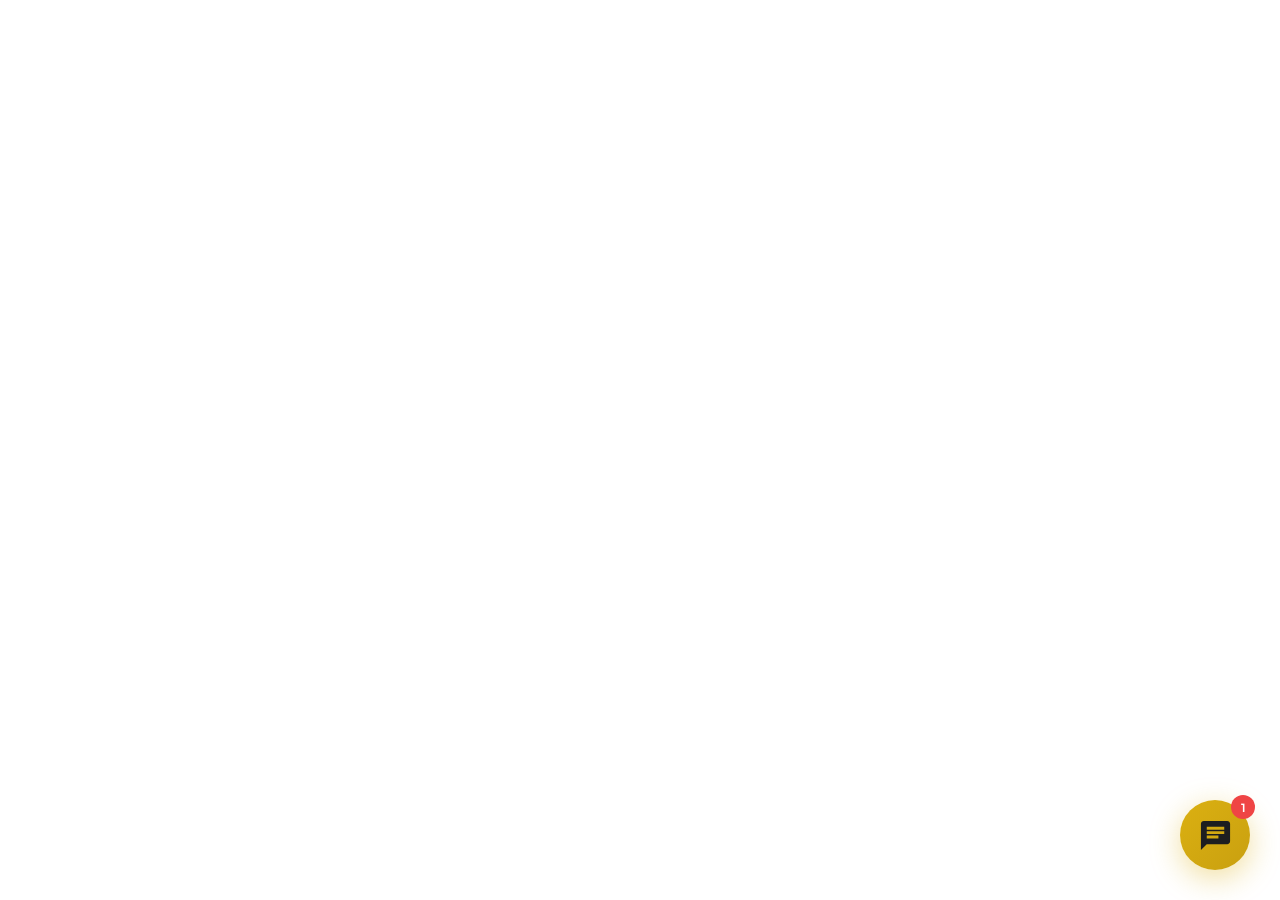
<file: receptionist-widget.html>
<!DOCTYPE html>
<html lang="en">
<head>
    <meta charset="UTF-8">
    <meta name="viewport" content="width=device-width, initial-scale=1.0">
    <title>Sparkle & Bling - AI Mobile Detailing Concierge</title>
    <style>
        @import url('https://fonts.googleapis.com/css2?family=Playfair+Display:wght@400;600;700&family=Montserrat:wght@300;400;500;600;700&display=swap');

        /* Chat Bubble Button */
        .chat-bubble-btn {
            position: fixed;
            bottom: 30px;
            right: 30px;
            width: 70px;
            height: 70px;
            background: linear-gradient(135deg, #DBB011 0%, #c9a010 100%);
            border-radius: 50%;
            display: flex;
            align-items: center;
            justify-content: center;
            cursor: pointer;
            box-shadow: 0 8px 30px rgba(219, 176, 17, 0.4);
            transition: all 0.3s ease;
            z-index: 9998;
            border: none;
            animation: pulse 2s infinite;
        }

        @keyframes pulse {
            0%, 100% { box-shadow: 0 8px 30px rgba(219, 176, 17, 0.4); }
            50% { box-shadow: 0 8px 40px rgba(219, 176, 17, 0.6); }
        }

        .chat-bubble-btn:hover {
            transform: scale(1.1);
            box-shadow: 0 10px 40px rgba(219, 176, 17, 0.6);
        }

        .chat-bubble-btn svg {
            width: 35px;
            height: 35px;
            fill: #1D1E20;
            transition: all 0.3s ease;
        }

        .chat-bubble-btn.open svg.message-icon { display: none; }
        .chat-bubble-btn.open svg.close-icon { display: block; }
        .chat-bubble-btn svg.close-icon { display: none; }

        /* Notification Badge */
        .notification-badge {
            position: absolute;
            top: -5px;
            right: -5px;
            background: #ef4444;
            color: white;
            width: 24px;
            height: 24px;
            border-radius: 50%;
            display: flex;
            align-items: center;
            justify-content: center;
            font-size: 12px;
            font-weight: 600;
            font-family: 'Montserrat', sans-serif;
            animation: bounce 0.5s ease;
        }

        @keyframes bounce {
            0%, 100% { transform: scale(1); }
            50% { transform: scale(1.2); }
        }

        /* Chat Widget Container */
        .chat-widget {
            position: fixed;
            bottom: 120px;
            right: 30px;
            width: 420px;
            height: 620px;
            background: #1a1b1e;
            border-radius: 24px;
            box-shadow: 0 20px 60px rgba(0, 0, 0, 0.6), 0 0 0 1px rgba(219, 176, 17, 0.3);
            display: none;
            flex-direction: column;
            overflow: hidden;
            z-index: 9999;
            border: 1px solid rgba(219, 176, 17, 0.3);
            animation: slideUp 0.3s ease-out;
            font-family: 'Montserrat', sans-serif;
        }

        @keyframes slideUp {
            from { opacity: 0; transform: translateY(20px); }
            to { opacity: 1; transform: translateY(0); }
        }

        .chat-widget.open { display: flex; }

        /* Header */
        .chat-header {
            background: linear-gradient(135deg, #111214 0%, #222326 100%);
            color: #FFFFFF;
            padding: 16px 20px;
            border-bottom: 2px solid #DBB011;
            position: relative;
            display: flex;
            justify-content: space-between;
            align-items: center;
        }

        .header-info { display: flex; align-items: center; gap: 12px; }
        
        .avatar-circle {
            width: 42px;
            height: 42px;
            border-radius: 50%;
            background: linear-gradient(135deg, #DBB011, #c9a010);
            display: flex;
            align-items: center;
            justify-content: center;
            font-weight: 700;
            color: #111;
            font-size: 18px;
            border: 2px solid rgba(255,255,255,0.2);
        }

        .chat-header h1 {
            font-family: 'Playfair Display', serif;
            font-size: 18px;
            font-weight: 700;
            color: #DBB011;
            margin: 0;
            line-height: 1.2;
        }

        .chat-header span.sub {
            font-size: 11px;
            color: #4ade80;
            display: flex;
            align-items: center;
            gap: 4px;
            font-weight: 500;
        }

        .close-header-btn {
            background: none;
            border: none;
            color: #a1a1aa;
            font-size: 24px;
            cursor: pointer;
            transition: color 0.2s;
        }
        .close-header-btn:hover { color: #fff; }

        /* Chat Body */
        .chat-messages {
            flex: 1;
            padding: 18px;
            overflow-y: auto;
            display: flex;
            flex-direction: column;
            gap: 14px;
            background: #121316;
            scrollbar-width: thin;
            scrollbar-color: rgba(219, 176, 17, 0.3) transparent;
        }

        .message {
            display: flex;
            flex-direction: column;
            max-width: 85%;
            animation: fadeIn 0.25s ease-out;
        }

        @keyframes fadeIn {
            from { opacity: 0; transform: translateY(6px); }
            to { opacity: 1; transform: translateY(0); }
        }

        .message.assistant { align-self: flex-start; }
        .message.user { align-self: flex-end; }

        .message-content {
            padding: 12px 16px;
            border-radius: 16px;
            font-size: 13px;
            line-height: 1.5;
        }

        .message.assistant .message-content {
            background: #23252a;
            color: #f4f4f5;
            border-bottom-left-radius: 4px;
            border: 1px solid rgba(255, 255, 255, 0.08);
            box-shadow: 0 4px 12px rgba(0, 0, 0, 0.2);
        }

        .message.user .message-content {
            background: linear-gradient(135deg, #DBB011 0%, #c9a010 100%);
            color: #111214;
            border-bottom-right-radius: 4px;
            font-weight: 600;
            box-shadow: 0 4px 14px rgba(219, 176, 17, 0.3);
        }

        /* Quick Action Chips */
        .quick-chips-wrapper {
            padding: 10px 16px;
            background: #18191c;
            border-top: 1px solid rgba(255, 255, 255, 0.06);
            display: flex;
            gap: 8px;
            overflow-x: auto;
            scrollbar-width: none;
        }

        .chip-btn {
            background: #25272c;
            border: 1px solid rgba(219, 176, 17, 0.3);
            color: #DBB011;
            padding: 7px 13px;
            border-radius: 20px;
            font-size: 11px;
            font-weight: 600;
            white-space: nowrap;
            cursor: pointer;
            transition: all 0.2s ease;
            display: flex;
            align-items: center;
            gap: 5px;
        }

        .chip-btn:hover {
            background: #DBB011;
            color: #111;
            transform: translateY(-1px);
        }

        /* Input Footer */
        .chat-footer {
            padding: 14px 16px;
            background: #18191c;
            border-top: 1px solid rgba(255, 255, 255, 0.08);
            display: flex;
            gap: 10px;
            align-items: center;
        }

        .input-wrapper {
            flex: 1;
            position: relative;
        }

        .chat-input {
            width: 100%;
            background: #23252a;
            border: 1px solid rgba(255, 255, 255, 0.15);
            border-radius: 25px;
            padding: 12px 18px;
            color: #ffffff;
            font-size: 13px;
            outline: none;
            transition: border-color 0.2s;
            font-family: 'Montserrat', sans-serif;
        }

        .chat-input:focus {
            border-color: #DBB011;
            box-shadow: 0 0 10px rgba(219, 176, 17, 0.25);
        }

        .send-button {
            width: 44px;
            height: 44px;
            border-radius: 50%;
            background: linear-gradient(135deg, #DBB011, #c9a010);
            border: none;
            color: #111;
            font-size: 18px;
            cursor: pointer;
            display: flex;
            align-items: center;
            justify-content: center;
            transition: transform 0.2s;
            flex-shrink: 0;
        }

        .send-button:hover { transform: scale(1.05); }

        /* Typing Indicator */
        .typing-indicator {
            display: flex;
            gap: 4px;
            padding: 8px 12px;
        }

        .typing-indicator span {
            width: 7px;
            height: 7px;
            background: #DBB011;
            border-radius: 50%;
            animation: blink 1.4s infinite body;
        }

        .typing-indicator span:nth-child(2) { animation-delay: .2s; }
        .typing-indicator span:nth-child(3) { animation-delay: .4s; }

        @keyframes blink {
            0%, 100% { opacity: 0.3; transform: scale(0.8); }
            50% { opacity: 1; transform: scale(1.1); }
        }
    </style>
</head>
<body>

    <!-- Chat Trigger Bubble -->
    <button class="chat-bubble-btn" id="chatBubbleBtn" onclick="toggleChat()">
        <span class="notification-badge" id="notificationBadge">1</span>
        <svg class="message-icon" viewBox="0 0 24 24"><path d="M20 2H4c-1.1 0-1.99.9-1.99 2L2 22l4-4h14c1.1 0 2-.9 2-2V4c0-1.1-.9-2-2-2zM6 9h12v2H6V9zm8 5H6v-2h8v2zm4-6H6V6h12v2z"/></svg>
        <svg class="close-icon" viewBox="0 0 24 24"><path d="M19 6.41L17.59 5 12 10.59 6.41 5 5 6.41 10.59 12 5 17.59 6.41 19 12 13.41 17.59 19 19 17.59 13.41 12z"/></svg>
    </button>

    <!-- Main Chat Widget -->
    <div class="chat-widget" id="chatWidget">
        <div class="chat-header">
            <div class="header-info">
                <div class="avatar-circle">✨</div>
                <div>
                    <h1>Sparkle AI Concierge</h1>
                    <span class="sub">● Online & Ready to Assist</span>
                </div>
            </div>
            <button class="close-header-btn" onclick="toggleChat()">&times;</button>
        </div>

        <div class="chat-messages" id="chatMessages">
            <div class="message assistant">
                <div class="message-content">
                    Hello! 👋 Welcome to <strong>Sparkle & Bling Mobile Auto Detailing</strong>!<br><br>
                    I can answer any questions about our <strong>deionized spot-free water, commercial equipment, ceramic coatings</strong>, or get you an instant quote & mobile booking in Lancaster, Palmdale, and Santa Clarita!<br><br>
                    How can I help you today?
                </div>
            </div>
        </div>

        <!-- Quick Action Chips -->
        <div class="quick-chips-wrapper">
            <button class="chip-btn" onclick="sendQuickMessage('What kind of water do you use?')">💧 Spot-Free Water Info</button>
            <button class="chip-btn" onclick="sendQuickMessage('What tools and equipment do you use?')">🛠️ Equipment & Tools</button>
            <button class="chip-btn" onclick="sendQuickMessage('What are your service packages and pricing?')">📦 Packages & Pricing</button>
            <button class="chip-btn" onclick="sendQuickMessage('Tell me about 3-Year Ceramic Coating')">✨ 3-Yr Ceramic Quote</button>
            <button class="chip-btn" onclick="sendQuickMessage('Do you offer mobile detailing in Lancaster?')">📍 Mobile Service Area</button>
        </div>

        <div class="chat-footer">
            <div class="input-wrapper">
                <input type="text" class="chat-input" id="userInput" placeholder="Ask any question or book..." onkeypress="handleKeyPress(event)" autocomplete="off">
            </div>
            <button class="send-button" id="sendButton" onclick="sendMessage()">➤</button>
        </div>
    </div>

    <script>
        let isOpen = false;
        let hasInteracted = false;

        let userState = {
            vehicle: null,
            service: null,
            timePreference: null,
            location: null,
            turns: 0
        };

        // KNOWLEDGE BASE FOR CONVERSATIONAL AI ENGINE
        const KNOWLEDGE_RESPONSES = [
            {
                keywords: ['water', 'deionized', 'spot free', 'spot-free', 'mineral', 'watermarks', 'hard water', 'filtered'],
                answer: "We use **100% pure deionized, spot-free water**! 💧<br><br>All minerals are completely filtered out, so when we wash your vehicle in Lancaster, Palmdale, or Santa Clarita, your paint and glass dry 100% crystal clear without leaving watermarks or mineral rings.<br><br>Plus, our mobile detailing van carries its own onboard spot-free water tank and generator, so we don't even need your hose or power outlet!"
            },
            {
                keywords: ['tool', 'tools', 'equipment', 'polisher', 'machine', 'steamer', 'extractor', 'microfiber', 'products', 'chemicals', 'brand'],
                answer: "We use top-of-the-line commercial detailing equipment! 🛠️<br><br>• **Polishers**: Rupes & Flex dual-action orbital polishers for swirl-free paint correction.<br>• **Extractors & Steamers**: Mytee hot-water carpet extractors & heavy-duty Optima vapor steam cleaners for deep sanitization.<br>• **Chemicals**: 3D Detailing, Koch Chemie, and Meguiar's professional pH-neutral soaps.<br>• **Microfibers**: Scratch-free ultra-plush microfiber towels for scratch-free wiping."
            },
            {
                keywords: ['ceramic', 'graphene', 'coating', 'protection', 'scratch', 'swirl', 'sealant'],
                answer: "Our Ceramic & Graphene Coatings create a glass-like hydrophobic barrier over your paint! 🛡️<br><br>• **1-Year Ceramic**: $150–$300 (UV & gloss boost)<br>• **3-5 Year Graphene**: $450–$750 (Extreme slickness & scratch resistance)<br>• **10+ Year Permanent Ceramic**: $950–$1,250 (Lifetime shield with paint correction)<br><br>It makes washing effortless and protects against desert sun, bird droppings, and road grime!"
            },
            {
                keywords: ['mobile', 'come to me', 'home', 'office', 'house', 'lancaster', 'palmdale', 'santa clarita', 'antelope valley', 'location', 'area'],
                answer: "Yes! We are **100% mobile**! 🚐<br><br>We come directly to your home, office, or apartment anywhere in **Lancaster, Palmdale, Santa Clarita, Quartz Hill, Rosamond, Acton**, and the surrounding Antelope Valley.<br><br>We bring our own spot-free water supply and electricity, so you can relax while we bring the detail shop to your driveway!"
            },
            {
                keywords: ['pet', 'hair', 'dog', 'cat', 'stain', 'smell', 'odor', 'smoke', 'spill', 'upholstery', 'seat'],
                answer: "We specialize in deep interior restoration! 🐕✨<br><br>Our **Interior Detail ($175–$350)** includes:<br>• Deep steam cleaning & sanitization<br>• Hot-water upholstery & carpet extraction<br>• Specialized rubber pet-hair removal brushes<br>• Enzyme stain & odor treatments<br><br>We get your cabin looking and smelling brand new!"
            },
            {
                keywords: ['package', 'packages', 'price', 'prices', 'pricing', 'cost', 'how much', 'menu', 'services', 'mini', 'full detail', 'interior detail', 'exterior detail'],
                answer: "Here is our complete detailing menu: 💰<br><br>• 💎 **Mini Detail**: $150–$250 (2-3 hrs refresh)<br>• 🏠 **Interior Detail**: $175–$350 (Deep steam & extraction)<br>• 🚙 **Exterior Detail**: $175–$350 (Hand wash, clay bar, 3-6 mo wax)<br>• ✨ **Full Detail (Most Popular)**: $275–$450 (Inside & out transformation)<br>• 🎨 **Paint Correction**: $450–$850+ (Swirl & scratch removal)<br>• 🛡️ **Ceramic Coating**: $150–$1,250 (1 to 10+ yr protection)"
            },
            {
                keywords: ['time', 'how long', 'duration', 'hours'],
                answer: "Here are typical service durations: ⏰<br><br>• **Mini Detail**: 2 – 2.5 hours<br>• **Interior or Exterior Detail**: 2 – 3 hours<br>• **Full Detail**: 3 – 4 hours<br>• **Paint Correction & Ceramic**: 6+ hours<br><br>We take our time to make sure every corner sparkles!"
            },
            {
                keywords: ['hi', 'hello', 'hey', 'good morning', 'good afternoon', 'greetings', 'yo'],
                answer: "Hello! 👋 Thanks for reaching out to Sparkle & Bling Mobile Detailing!<br><br>How can I help you today? You can ask me any question about our **spot-free water, commercial equipment, ceramic coatings**, or get a quick quote for your vehicle in Lancaster, Palmdale, and Santa Clarita!"
            },
            {
                keywords: ['thank', 'thanks', 'awesome', 'cool', 'great', 'perfect', 'appreciate'],
                answer: "You're very welcome! 😊 It's my pleasure to help!<br><br>Would morning or afternoon work better for your mobile appointment in Lancaster, Palmdale, or Santa Clarita?"
            }
        ];

        // Conversational Transition Variation Generators
        const FOLLOW_UPS = [
            "<br><br>What year, make, and model vehicle do you have? I can give you an exact custom quote!",
            "<br><br>Would morning or afternoon work better for your mobile appointment in Lancaster, Palmdale, or Santa Clarita?",
            "<br><br>Are you looking to refresh the interior, protect the exterior paint, or get a full detail?",
            "<br><br>If you'd like to book, what date and time work best for your mobile detailing?"
        ];

        function getDynamicConversationalReply(userMsg) {
            const lower = userMsg.toLowerCase().trim();
            userState.turns++;

            // Extract vehicle information if mentioned
            if (lower.includes('honda') || lower.includes('toyota') || lower.includes('ford') || lower.includes('chevy') || lower.includes('bmw') || lower.includes('tesla') || lower.includes('truck') || lower.includes('suv') || lower.includes('sedan')) {
                userState.vehicle = userMsg;
            }

            // Match against Knowledge Base
            let foundKnowledge = null;
            for (const item of KNOWLEDGE_RESPONSES) {
                if (item.keywords.some(kw => lower.includes(kw))) {
                    foundKnowledge = item;
                    break;
                }
            }

            if (foundKnowledge) {
                // If the knowledge answer already ends with a question, don't append follow-up
                if (foundKnowledge.answer.includes('?') || foundKnowledge.answer.includes('Would morning')) {
                    return foundKnowledge.answer;
                } else {
                    // Pick a dynamic follow-up transition
                    const followUp = FOLLOW_UPS[(userState.turns - 1) % FOLLOW_UPS.length];
                    return foundKnowledge.answer + followUp;
                }
            }

            // If user mentioned vehicle info directly
            if (userState.vehicle) {
                return `Got it! Noted your vehicle: **${userState.vehicle}** 🚗<br><br>Which detailing service would you like for it?<br>• ✨ **Full Detail** ($275–$450)<br>• 🏠 **Interior Detail** ($175–$350)<br>• 🛡️ **Ceramic Coating** ($150–$1,250)<br><br>Or do you prefer morning or afternoon for mobile service in Lancaster, Palmdale, or Santa Clarita?`;
            }

            // Fallback conversational response
            const randomFollowUp = FOLLOW_UPS[userState.turns % FOLLOW_UPS.length];
            return `I'm happy to help with that! 😊 At Sparkle & Bling, we bring full-service mobile auto detailing straight to your driveway in Lancaster, Palmdale, and Santa Clarita with 100% deionized spot-free water.` + randomFollowUp;
        }

        function toggleChat() {
            isOpen = !isOpen;
            const widget = document.getElementById('chatWidget');
            const btn = document.getElementById('chatBubbleBtn');
            const badge = document.getElementById('notificationBadge');
            
            if (isOpen) {
                widget.classList.add('open');
                btn.classList.add('open');
                badge.style.display = 'none';
                hasInteracted = true;
                setTimeout(() => document.getElementById('userInput').focus(), 300);
            } else {
                widget.classList.remove('open');
                btn.classList.remove('open');
            }
        }

        function addMessage(content, sender = 'assistant') {
            const messagesContainer = document.getElementById('chatMessages');
            const messageDiv = document.createElement('div');
            messageDiv.className = `message ${sender}`;
            const contentDiv = document.createElement('div');
            contentDiv.className = 'message-content';
            contentDiv.innerHTML = content;
            messageDiv.appendChild(contentDiv);
            messagesContainer.appendChild(messageDiv);
            messagesContainer.scrollTop = messagesContainer.scrollHeight;
        }

        function showTypingIndicator() {
            const messagesContainer = document.getElementById('chatMessages');
            const typingDiv = document.createElement('div');
            typingDiv.className = 'message assistant';
            typingDiv.innerHTML = `<div class="message-content"><div class="typing-indicator"><span></span><span></span><span></span></div></div>`;
            typingDiv.id = 'typingIndicator';
            messagesContainer.appendChild(typingDiv);
            messagesContainer.scrollTop = messagesContainer.scrollHeight;
        }

        function hideTypingIndicator() {
            const indicator = document.getElementById('typingIndicator');
            if (indicator) indicator.remove();
        }

        function sendMessage() {
            const input = document.getElementById('userInput');
            const message = input.value.trim();
            if (!message) return;
            
            addMessage(message, 'user');
            input.value = '';
            showTypingIndicator();
            
            setTimeout(() => {
                hideTypingIndicator();
                const reply = getDynamicConversationalReply(message);
                addMessage(reply, 'assistant');
            }, 500);
        }

        function sendQuickMessage(text) {
            document.getElementById('userInput').value = text;
            sendMessage();
        }

        function handleKeyPress(event) {
            if (event.key === 'Enter') sendMessage();
        }
    </script>
</body>
</html>
</file>
<file: assets/lp.css>
*,:after,:before{--tw-border-spacing-x:0;--tw-border-spacing-y:0;--tw-translate-x:0;--tw-translate-y:0;--tw-rotate:0;--tw-skew-x:0;--tw-skew-y:0;--tw-scale-x:1;--tw-scale-y:1;--tw-pan-x: ;--tw-pan-y: ;--tw-pinch-zoom: ;--tw-scroll-snap-strictness:proximity;--tw-gradient-from-position: ;--tw-gradient-via-position: ;--tw-gradient-to-position: ;--tw-ordinal: ;--tw-slashed-zero: ;--tw-numeric-figure: ;--tw-numeric-spacing: ;--tw-numeric-fraction: ;--tw-ring-inset: ;--tw-ring-offset-width:0px;--tw-ring-offset-color:#fff;--tw-ring-color:rgba(59,130,246,.5);--tw-ring-offset-shadow:0 0 #0000;--tw-ring-shadow:0 0 #0000;--tw-shadow:0 0 #0000;--tw-shadow-colored:0 0 #0000;--tw-blur: ;--tw-brightness: ;--tw-contrast: ;--tw-grayscale: ;--tw-hue-rotate: ;--tw-invert: ;--tw-saturate: ;--tw-sepia: ;--tw-drop-shadow: ;--tw-backdrop-blur: ;--tw-backdrop-brightness: ;--tw-backdrop-contrast: ;--tw-backdrop-grayscale: ;--tw-backdrop-hue-rotate: ;--tw-backdrop-invert: ;--tw-backdrop-opacity: ;--tw-backdrop-saturate: ;--tw-backdrop-sepia: ;--tw-contain-size: ;--tw-contain-layout: ;--tw-contain-paint: ;--tw-contain-style: }::backdrop{--tw-border-spacing-x:0;--tw-border-spacing-y:0;--tw-translate-x:0;--tw-translate-y:0;--tw-rotate:0;--tw-skew-x:0;--tw-skew-y:0;--tw-scale-x:1;--tw-scale-y:1;--tw-pan-x: ;--tw-pan-y: ;--tw-pinch-zoom: ;--tw-scroll-snap-strictness:proximity;--tw-gradient-from-position: ;--tw-gradient-via-position: ;--tw-gradient-to-position: ;--tw-ordinal: ;--tw-slashed-zero: ;--tw-numeric-figure: ;--tw-numeric-spacing: ;--tw-numeric-fraction: ;--tw-ring-inset: ;--tw-ring-offset-width:0px;--tw-ring-offset-color:#fff;--tw-ring-color:rgba(59,130,246,.5);--tw-ring-offset-shadow:0 0 #0000;--tw-ring-shadow:0 0 #0000;--tw-shadow:0 0 #0000;--tw-shadow-colored:0 0 #0000;--tw-blur: ;--tw-brightness: ;--tw-contrast: ;--tw-grayscale: ;--tw-hue-rotate: ;--tw-invert: ;--tw-saturate: ;--tw-sepia: ;--tw-drop-shadow: ;--tw-backdrop-blur: ;--tw-backdrop-brightness: ;--tw-backdrop-contrast: ;--tw-backdrop-grayscale: ;--tw-backdrop-hue-rotate: ;--tw-backdrop-invert: ;--tw-backdrop-opacity: ;--tw-backdrop-saturate: ;--tw-backdrop-sepia: ;--tw-contain-size: ;--tw-contain-layout: ;--tw-contain-paint: ;--tw-contain-style: }/*! tailwindcss v3.4.17 | MIT License | https://tailwindcss.com*/*,:after,:before{box-sizing:border-box;border:0 solid #e5e7eb}:after,:before{--tw-content:""}:host,html{line-height:1.5;-webkit-text-size-adjust:100%;-moz-tab-size:4;-o-tab-size:4;tab-size:4;font-family:ui-sans-serif,system-ui,sans-serif,Apple Color Emoji,Segoe UI Emoji,Segoe UI Symbol,Noto Color Emoji;font-feature-settings:normal;font-variation-settings:normal;-webkit-tap-highlight-color:transparent}body{margin:0;line-height:inherit}hr{height:0;color:inherit;border-top-width:1px}abbr:where([title]){-webkit-text-decoration:underline dotted;text-decoration:underline dotted}h1,h2,h3,h4,h5,h6{font-size:inherit;font-weight:inherit}a{color:inherit;text-decoration:inherit}b,strong{font-weight:bolder}code,kbd,pre,samp{font-family:ui-monospace,SFMono-Regular,Menlo,Monaco,Consolas,Liberation Mono,Courier New,monospace;font-feature-settings:normal;font-variation-settings:normal;font-size:1em}small{font-size:80%}sub,sup{font-size:75%;line-height:0;position:relative;vertical-align:baseline}sub{bottom:-.25em}sup{top:-.5em}table{text-indent:0;border-color:inherit;border-collapse:collapse}button,input,optgroup,select,textarea{font-family:inherit;font-feature-settings:inherit;font-variation-settings:inherit;font-size:100%;font-weight:inherit;line-height:inherit;letter-spacing:inherit;color:inherit;margin:0;padding:0}button,select{text-transform:none}button,input:where([type=button]),input:where([type=reset]),input:where([type=submit]){-webkit-appearance:button;background-color:transparent;background-image:none}:-moz-focusring{outline:auto}:-moz-ui-invalid{box-shadow:none}progress{vertical-align:baseline}::-webkit-inner-spin-button,::-webkit-outer-spin-button{height:auto}[type=search]{-webkit-appearance:textfield;outline-offset:-2px}::-webkit-search-decoration{-webkit-appearance:none}::-webkit-file-upload-button{-webkit-appearance:button;font:inherit}summary{display:list-item}blockquote,dd,dl,figure,h1,h2,h3,h4,h5,h6,hr,p,pre{margin:0}fieldset{margin:0}fieldset,legend{padding:0}menu,ol,ul{list-style:none;margin:0;padding:0}dialog{padding:0}textarea{resize:vertical}input::-moz-placeholder,textarea::-moz-placeholder{opacity:1;color:#9ca3af}input::placeholder,textarea::placeholder{opacity:1;color:#9ca3af}[role=button],button{cursor:pointer}:disabled{cursor:default}audio,canvas,embed,iframe,img,object,svg,video{display:block;vertical-align:middle}img,video{max-width:100%;height:auto}[hidden]:where(:not([hidden=until-found])){display:none}.gold{background-image:linear-gradient(to right,var(--tw-gradient-stops));--tw-gradient-from:#ffe066 var(--tw-gradient-from-position);--tw-gradient-to:rgba(255,224,102,0) var(--tw-gradient-to-position);--tw-gradient-stops:var(--tw-gradient-from),var(--tw-gradient-to);--tw-gradient-to:orange var(--tw-gradient-to-position);-webkit-background-clip:text;background-clip:text;color:transparent}.shadow-gold{box-shadow:0 8px 30px -8px rgba(255,215,0,.45)}.check{position:relative;padding-left:1.5rem}.check:before{content:"✓";position:absolute;left:0;top:0;font-weight:700;--tw-text-opacity:1;color:rgb(255 224 102/var(--tw-text-opacity,1))}.card{border-radius:1rem;border-width:1px;--tw-border-opacity:1;border-color:rgb(51 65 85/var(--tw-border-opacity,1));--tw-bg-opacity:1;background-color:rgb(22 29 47/var(--tw-bg-opacity,1));padding:1.25rem}.card h3{margin-bottom:.5rem;font-family:Montserrat,sans-serif;font-weight:700;--tw-text-opacity:1;color:rgb(255 255 255/var(--tw-text-opacity,1))}.card p{font-size:.875rem;line-height:1.25rem;line-height:1.625;--tw-text-opacity:1;color:rgb(148 163 184/var(--tw-text-opacity,1))}.step{margin-bottom:.75rem;display:inline-flex;height:2rem;width:2rem;align-items:center;justify-content:center;border-radius:9999px;--tw-bg-opacity:1;background-color:rgb(255 215 0/var(--tw-bg-opacity,1));font-weight:900;--tw-text-opacity:1;color:rgb(7 10 15/var(--tw-text-opacity,1))}.gal{height:10rem;width:100%;border-radius:.75rem;border-width:1px;--tw-border-opacity:1;border-color:rgb(51 65 85/var(--tw-border-opacity,1));-o-object-fit:cover;object-fit:cover}@media (min-width:640px){.gal{height:14rem}}.fld{display:flex;flex-direction:column;gap:.375rem;font-size:.875rem;line-height:1.25rem;font-weight:600;--tw-text-opacity:1;color:rgb(203 213 225/var(--tw-text-opacity,1))}.fld input,.fld select,.fld textarea{width:100%;border-radius:.5rem;border-width:1px;--tw-border-opacity:1;border-color:rgb(51 65 85/var(--tw-border-opacity,1));--tw-bg-opacity:1;background-color:rgb(7 10 15/var(--tw-bg-opacity,1));padding:.625rem .75rem;font-weight:400;--tw-text-opacity:1;color:rgb(255 255 255/var(--tw-text-opacity,1))}.fld input:focus,.fld select:focus,.fld textarea:focus{--tw-border-opacity:1;border-color:rgb(255 215 0/var(--tw-border-opacity,1));outline:2px solid transparent;outline-offset:2px}.hp{position:absolute;left:-9999px;width:1px;height:1px;overflow:hidden}.faq{border-radius:.75rem;border-width:1px;--tw-border-opacity:1;border-color:rgb(51 65 85/var(--tw-border-opacity,1));--tw-bg-opacity:1;background-color:rgb(22 29 47/var(--tw-bg-opacity,1));padding:1rem 1.25rem}.faq summary{cursor:pointer;font-weight:600;--tw-text-opacity:1;color:rgb(255 255 255/var(--tw-text-opacity,1))}.faq p{margin-top:.75rem;font-size:.875rem;line-height:1.25rem;line-height:1.625;--tw-text-opacity:1;color:rgb(148 163 184/var(--tw-text-opacity,1))}.chip{display:inline-block;border-radius:9999px;border-width:1px;border-color:rgb(51 65 85/var(--tw-border-opacity,1));padding:.375rem .75rem;font-size:.875rem;line-height:1.25rem;color:rgb(203 213 225/var(--tw-text-opacity,1))}.chip,.chip:hover{--tw-border-opacity:1;--tw-text-opacity:1}.chip:hover{border-color:rgb(255 215 0/var(--tw-border-opacity,1));color:rgb(255 224 102/var(--tw-text-opacity,1))}.fixed{position:fixed}.absolute{position:absolute}.relative{position:relative}.sticky{position:sticky}.inset-0{inset:0}.inset-x-0{left:0;right:0}.-top-3{top:-.75rem}.bottom-0{bottom:0}.left-6{left:1.5rem}.top-0{top:0}.z-40{z-index:40}.col-span-2{grid-column:span 2/span 2}.mx-auto{margin-left:auto;margin-right:auto}.mb-5{margin-bottom:1.25rem}.mt-10{margin-top:2.5rem}.mt-2{margin-top:.5rem}.mt-3{margin-top:.75rem}.mt-4{margin-top:1rem}.mt-5{margin-top:1.25rem}.mt-6{margin-top:1.5rem}.mt-8{margin-top:2rem}.block{display:block}.inline-block{display:inline-block}.flex{display:flex}.inline-flex{display:inline-flex}.grid{display:grid}.hidden{display:none}.h-14{height:3.5rem}.h-full{height:100%}.w-auto{width:auto}.w-full{width:100%}.max-w-2xl{max-width:42rem}.max-w-3xl{max-width:48rem}.max-w-6xl{max-width:72rem}.scroll-mt-24{scroll-margin-top:6rem}.grid-cols-2{grid-template-columns:repeat(2,minmax(0,1fr))}.flex-col{flex-direction:column}.flex-wrap{flex-wrap:wrap}.items-center{align-items:center}.justify-between{justify-content:space-between}.gap-10{gap:2.5rem}.gap-2{gap:.5rem}.gap-3{gap:.75rem}.gap-4{gap:1rem}.gap-5{gap:1.25rem}.space-y-2>:not([hidden])~:not([hidden]){--tw-space-y-reverse:0;margin-top:calc(.5rem*(1 - var(--tw-space-y-reverse)));margin-bottom:calc(.5rem*var(--tw-space-y-reverse))}.space-y-3>:not([hidden])~:not([hidden]){--tw-space-y-reverse:0;margin-top:calc(.75rem*(1 - var(--tw-space-y-reverse)));margin-bottom:calc(.75rem*var(--tw-space-y-reverse))}.overflow-hidden{overflow:hidden}.whitespace-nowrap{white-space:nowrap}.rounded-2xl{border-radius:1rem}.rounded-full{border-radius:9999px}.rounded-xl{border-radius:.75rem}.border{border-width:1px}.border-y{border-top-width:1px}.border-b,.border-y{border-bottom-width:1px}.border-t{border-top-width:1px}.border-gold-500{--tw-border-opacity:1;border-color:rgb(255 215 0/var(--tw-border-opacity,1))}.border-gold-500\/20{border-color:rgba(255,215,0,.2)}.border-gold-500\/25{border-color:rgba(255,215,0,.25)}.border-gold-500\/30{border-color:rgba(255,215,0,.3)}.border-gold-500\/40{border-color:rgba(255,215,0,.4)}.border-gold-500\/50{border-color:rgba(255,215,0,.5)}.border-skyCyan\/30{border-color:rgba(135,206,235,.3)}.border-slate-600{--tw-border-opacity:1;border-color:rgb(71 85 105/var(--tw-border-opacity,1))}.border-slate-700{--tw-border-opacity:1;border-color:rgb(51 65 85/var(--tw-border-opacity,1))}.border-slate-800{--tw-border-opacity:1;border-color:rgb(30 41 59/var(--tw-border-opacity,1))}.bg-gold-500{--tw-bg-opacity:1;background-color:rgb(255 215 0/var(--tw-bg-opacity,1))}.bg-onyx-800\/80{background-color:rgba(30,39,61,.8)}.bg-onyx-850{--tw-bg-opacity:1;background-color:rgb(22 29 47/var(--tw-bg-opacity,1))}.bg-onyx-900{--tw-bg-opacity:1;background-color:rgb(14 19 31/var(--tw-bg-opacity,1))}.bg-onyx-900\/95{background-color:rgba(14,19,31,.95)}.bg-onyx-950{--tw-bg-opacity:1;background-color:rgb(7 10 15/var(--tw-bg-opacity,1))}.bg-gradient-to-b{background-image:linear-gradient(to bottom,var(--tw-gradient-stops))}.bg-gradient-to-r{background-image:linear-gradient(to right,var(--tw-gradient-stops))}.from-gold-500{--tw-gradient-from:gold var(--tw-gradient-from-position);--tw-gradient-to:rgba(255,215,0,0) var(--tw-gradient-to-position);--tw-gradient-stops:var(--tw-gradient-from),var(--tw-gradient-to)}.from-onyx-950\/60{--tw-gradient-from:rgba(7,10,15,.6) var(--tw-gradient-from-position);--tw-gradient-to:rgba(7,10,15,0) var(--tw-gradient-to-position);--tw-gradient-stops:var(--tw-gradient-from),var(--tw-gradient-to)}.via-onyx-950\/80{--tw-gradient-to:rgba(7,10,15,0) var(--tw-gradient-to-position);--tw-gradient-stops:var(--tw-gradient-from),rgba(7,10,15,.8) var(--tw-gradient-via-position),var(--tw-gradient-to)}.to-amberAccent{--tw-gradient-to:orange var(--tw-gradient-to-position)}.to-onyx-950{--tw-gradient-to:#070a0f var(--tw-gradient-to-position)}.object-cover{-o-object-fit:cover;object-fit:cover}.p-3{padding:.75rem}.p-5{padding:1.25rem}.p-6{padding:1.5rem}.px-3{padding-left:.75rem;padding-right:.75rem}.px-4{padding-left:1rem;padding-right:1rem}.px-5{padding-left:1.25rem;padding-right:1.25rem}.px-7{padding-left:1.75rem;padding-right:1.75rem}.py-1{padding-top:.25rem;padding-bottom:.25rem}.py-14{padding-top:3.5rem;padding-bottom:3.5rem}.py-2{padding-top:.5rem;padding-bottom:.5rem}.py-2\.5{padding-top:.625rem;padding-bottom:.625rem}.py-3{padding-top:.75rem;padding-bottom:.75rem}.py-4{padding-top:1rem;padding-bottom:1rem}.py-8{padding-top:2rem;padding-bottom:2rem}.pb-14{padding-bottom:3.5rem}.pb-20{padding-bottom:5rem}.pt-12{padding-top:3rem}.text-center{text-align:center}.font-body{font-family:Inter,sans-serif}.font-heading{font-family:Montserrat,sans-serif}.text-2xl{font-size:1.5rem;line-height:2rem}.text-3xl{font-size:1.875rem;line-height:2.25rem}.text-lg{font-size:1.125rem;line-height:1.75rem}.text-sm{font-size:.875rem;line-height:1.25rem}.text-xs{font-size:.75rem;line-height:1rem}.font-black{font-weight:900}.font-bold{font-weight:700}.font-extrabold{font-weight:800}.uppercase{text-transform:uppercase}.leading-relaxed{line-height:1.625}.leading-tight{line-height:1.25}.tracking-wider{letter-spacing:.05em}.tracking-widest{letter-spacing:.1em}.text-emerald-400{--tw-text-opacity:1;color:rgb(52 211 153/var(--tw-text-opacity,1))}.text-gold-400{--tw-text-opacity:1;color:rgb(255 224 102/var(--tw-text-opacity,1))}.text-onyx-950{--tw-text-opacity:1;color:rgb(7 10 15/var(--tw-text-opacity,1))}.text-red-400{--tw-text-opacity:1;color:rgb(248 113 113/var(--tw-text-opacity,1))}.text-skyCyan{--tw-text-opacity:1;color:rgb(135 206 235/var(--tw-text-opacity,1))}.text-slate-200{--tw-text-opacity:1;color:rgb(226 232 240/var(--tw-text-opacity,1))}.text-slate-300{--tw-text-opacity:1;color:rgb(203 213 225/var(--tw-text-opacity,1))}.text-slate-400{--tw-text-opacity:1;color:rgb(148 163 184/var(--tw-text-opacity,1))}.text-slate-500{--tw-text-opacity:1;color:rgb(100 116 139/var(--tw-text-opacity,1))}.text-white{--tw-text-opacity:1;color:rgb(255 255 255/var(--tw-text-opacity,1))}.antialiased{-webkit-font-smoothing:antialiased;-moz-osx-font-smoothing:grayscale}.opacity-30{opacity:.3}.opacity-70{opacity:.7}.shadow-2xl{--tw-shadow:0 25px 50px -12px rgba(0,0,0,.25);--tw-shadow-colored:0 25px 50px -12px var(--tw-shadow-color);box-shadow:var(--tw-ring-offset-shadow,0 0 #0000),var(--tw-ring-shadow,0 0 #0000),var(--tw-shadow)}.filter{filter:var(--tw-blur) var(--tw-brightness) var(--tw-contrast) var(--tw-grayscale) var(--tw-hue-rotate) var(--tw-invert) var(--tw-saturate) var(--tw-sepia) var(--tw-drop-shadow)}.backdrop-blur{--tw-backdrop-blur:blur(8px);-webkit-backdrop-filter:var(--tw-backdrop-blur) var(--tw-backdrop-brightness) var(--tw-backdrop-contrast) var(--tw-backdrop-grayscale) var(--tw-backdrop-hue-rotate) var(--tw-backdrop-invert) var(--tw-backdrop-opacity) var(--tw-backdrop-saturate) var(--tw-backdrop-sepia);backdrop-filter:var(--tw-backdrop-blur) var(--tw-backdrop-brightness) var(--tw-backdrop-contrast) var(--tw-backdrop-grayscale) var(--tw-backdrop-hue-rotate) var(--tw-backdrop-invert) var(--tw-backdrop-opacity) var(--tw-backdrop-saturate) var(--tw-backdrop-sepia)}.hover\:border-gold-500:hover{--tw-border-opacity:1;border-color:rgb(255 215 0/var(--tw-border-opacity,1))}.disabled\:opacity-60:disabled{opacity:.6}@media (min-width:640px){.sm\:col-span-2{grid-column:span 2/span 2}.sm\:inline-flex{display:inline-flex}.sm\:h-16{height:4rem}.sm\:grid-cols-2{grid-template-columns:repeat(2,minmax(0,1fr))}.sm\:grid-cols-3{grid-template-columns:repeat(3,minmax(0,1fr))}.sm\:flex-row{flex-direction:row}.sm\:gap-3{gap:.75rem}.sm\:p-7{padding:1.75rem}.sm\:px-5{padding-left:1.25rem;padding-right:1.25rem}.sm\:px-6{padding-left:1.5rem;padding-right:1.5rem}.sm\:pb-20{padding-bottom:5rem}.sm\:pt-20{padding-top:5rem}.sm\:text-3xl{font-size:1.875rem;line-height:2.25rem}.sm\:text-5xl{font-size:3rem;line-height:1}}@media (min-width:768px){.md\:hidden{display:none}.md\:grid-cols-3{grid-template-columns:repeat(3,minmax(0,1fr))}.md\:pb-0{padding-bottom:0}}@media (min-width:1024px){.lg\:col-span-2{grid-column:span 2/span 2}.lg\:col-span-3{grid-column:span 3/span 3}.lg\:block{display:block}.lg\:grid-cols-4{grid-template-columns:repeat(4,minmax(0,1fr))}.lg\:grid-cols-5{grid-template-columns:repeat(5,minmax(0,1fr))}}
</file>
